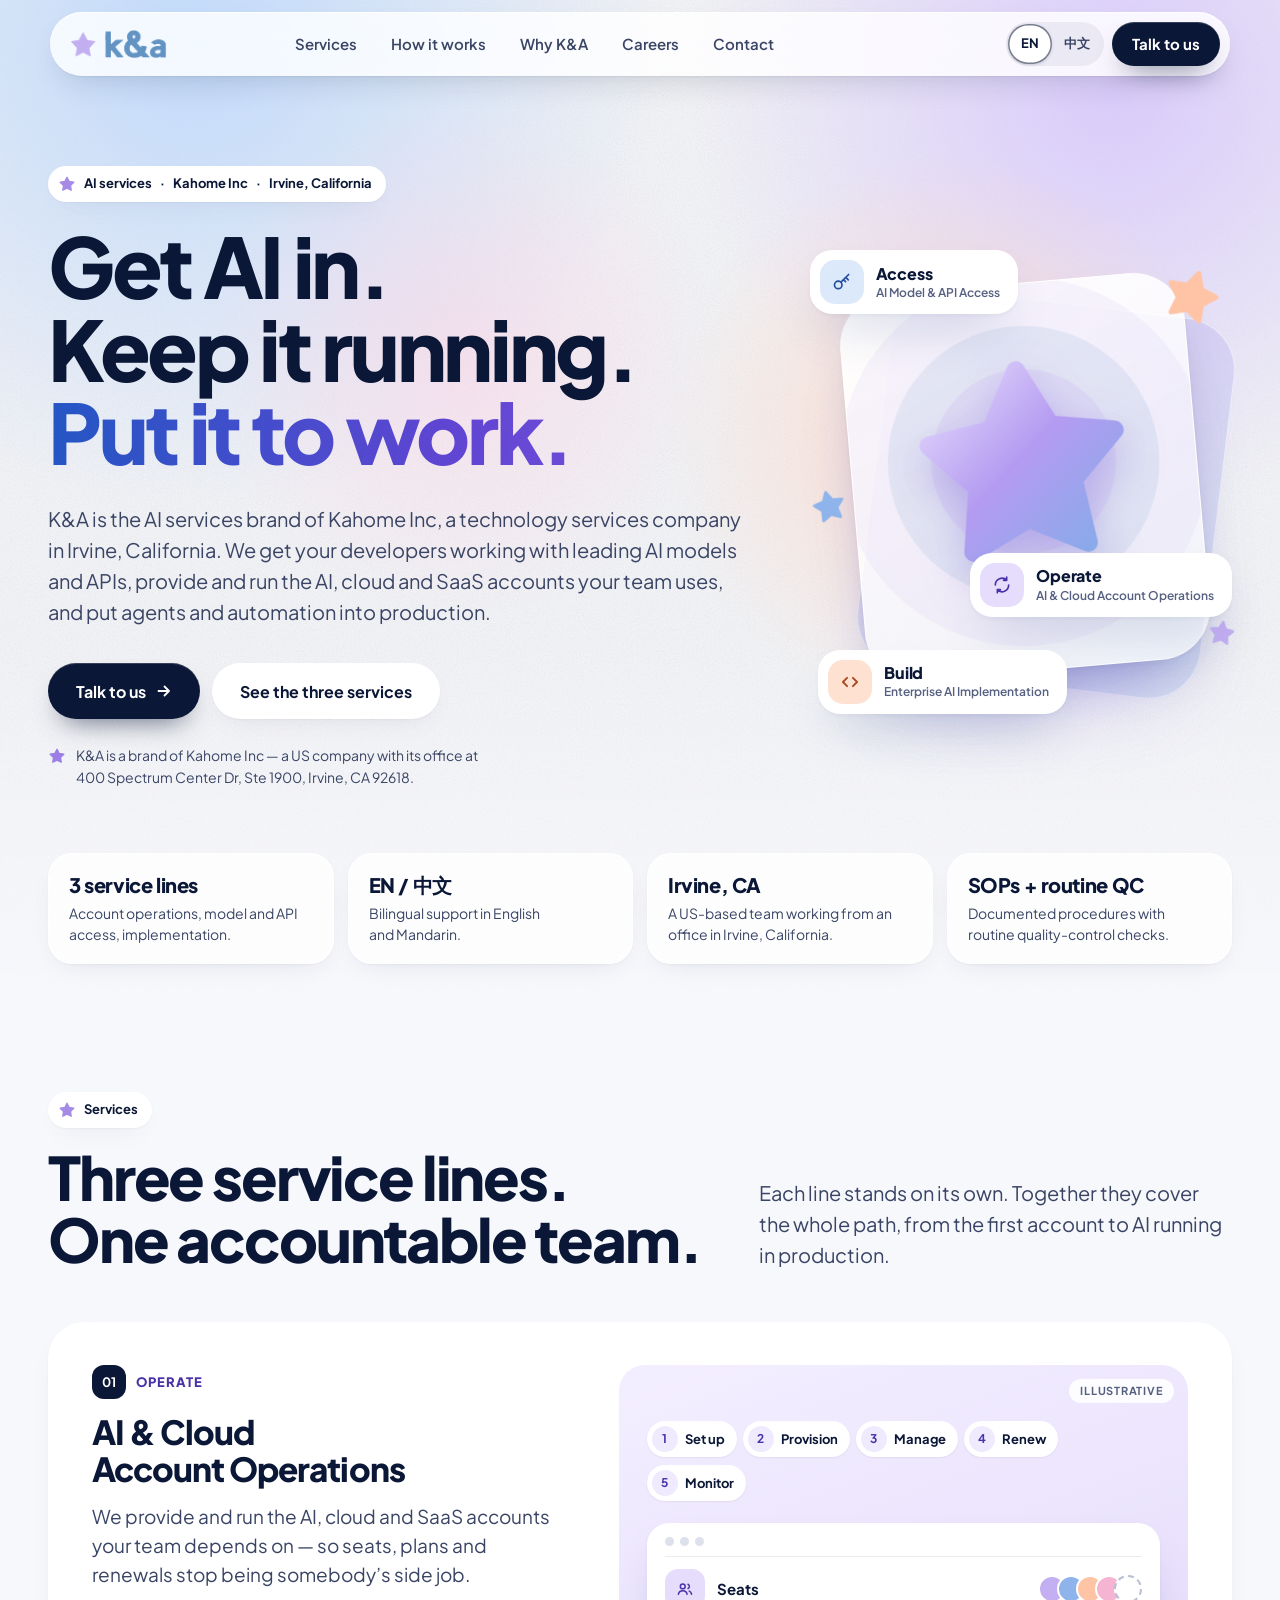
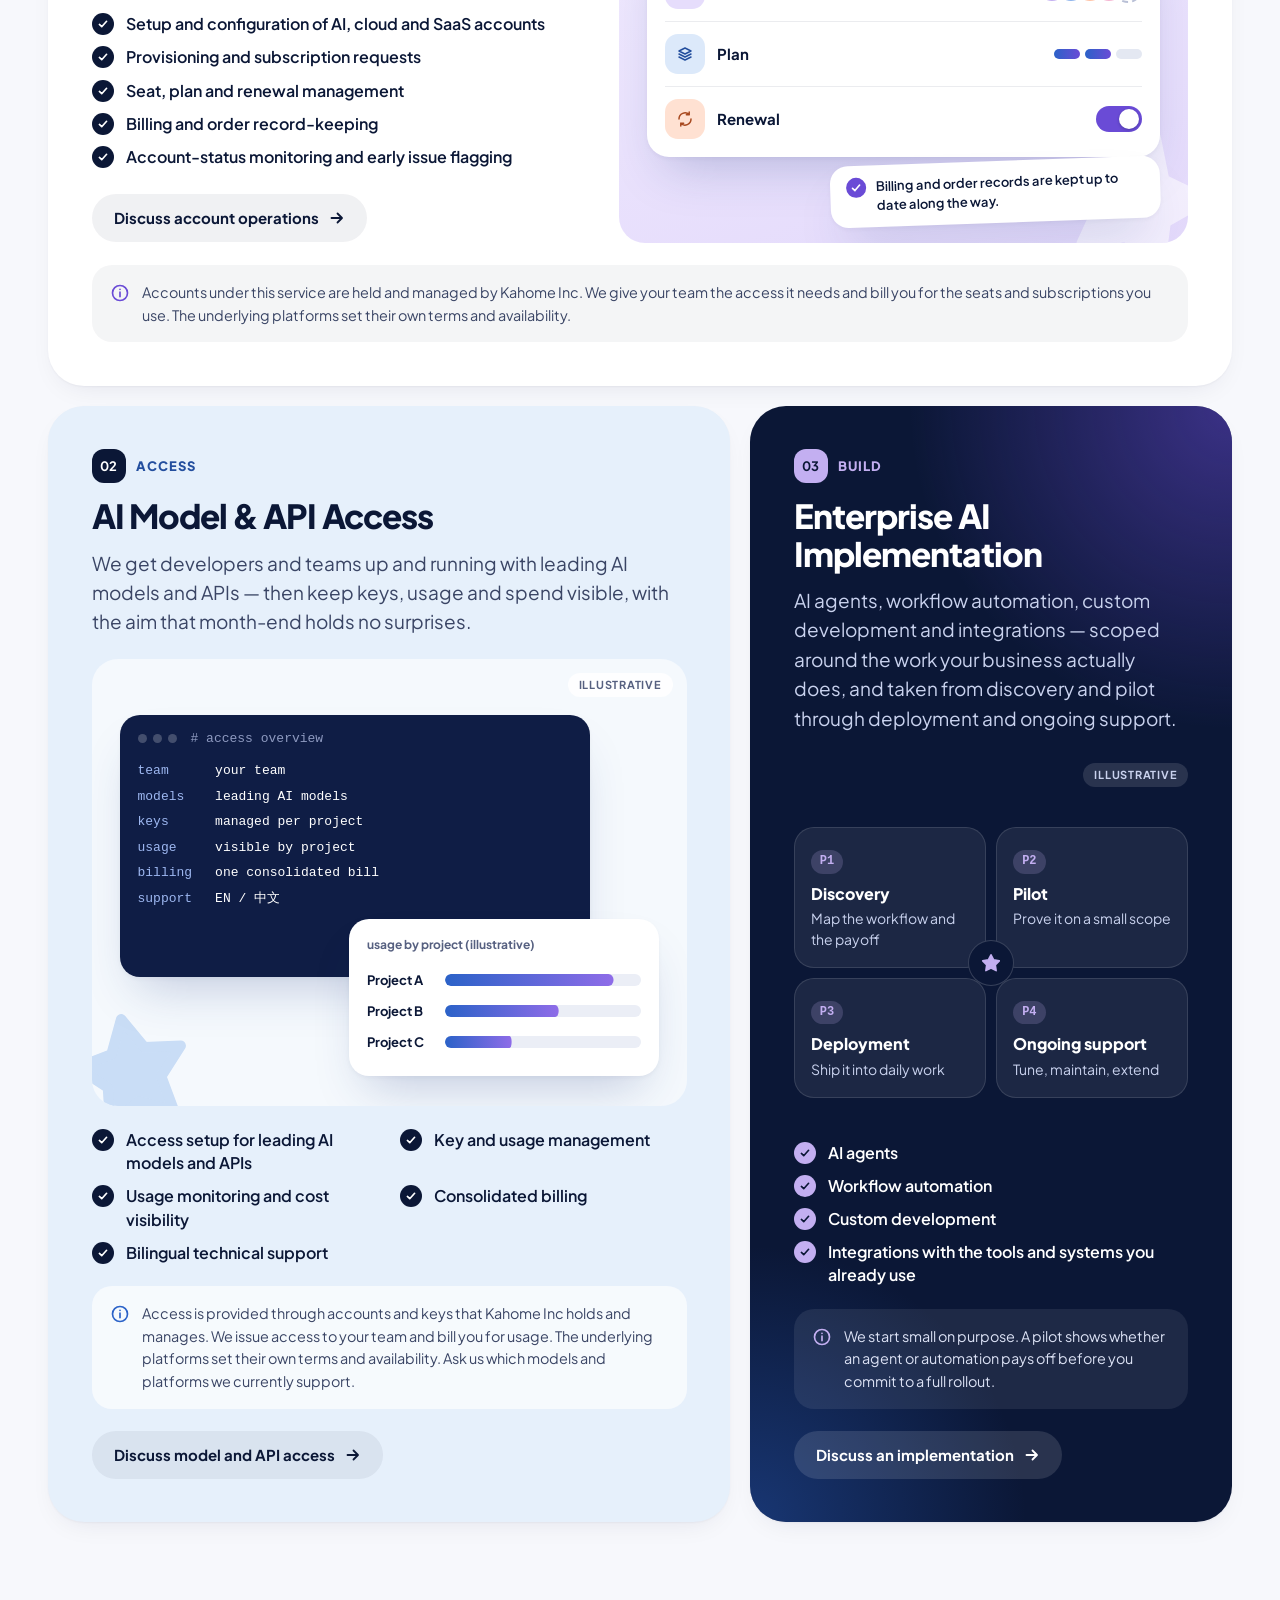
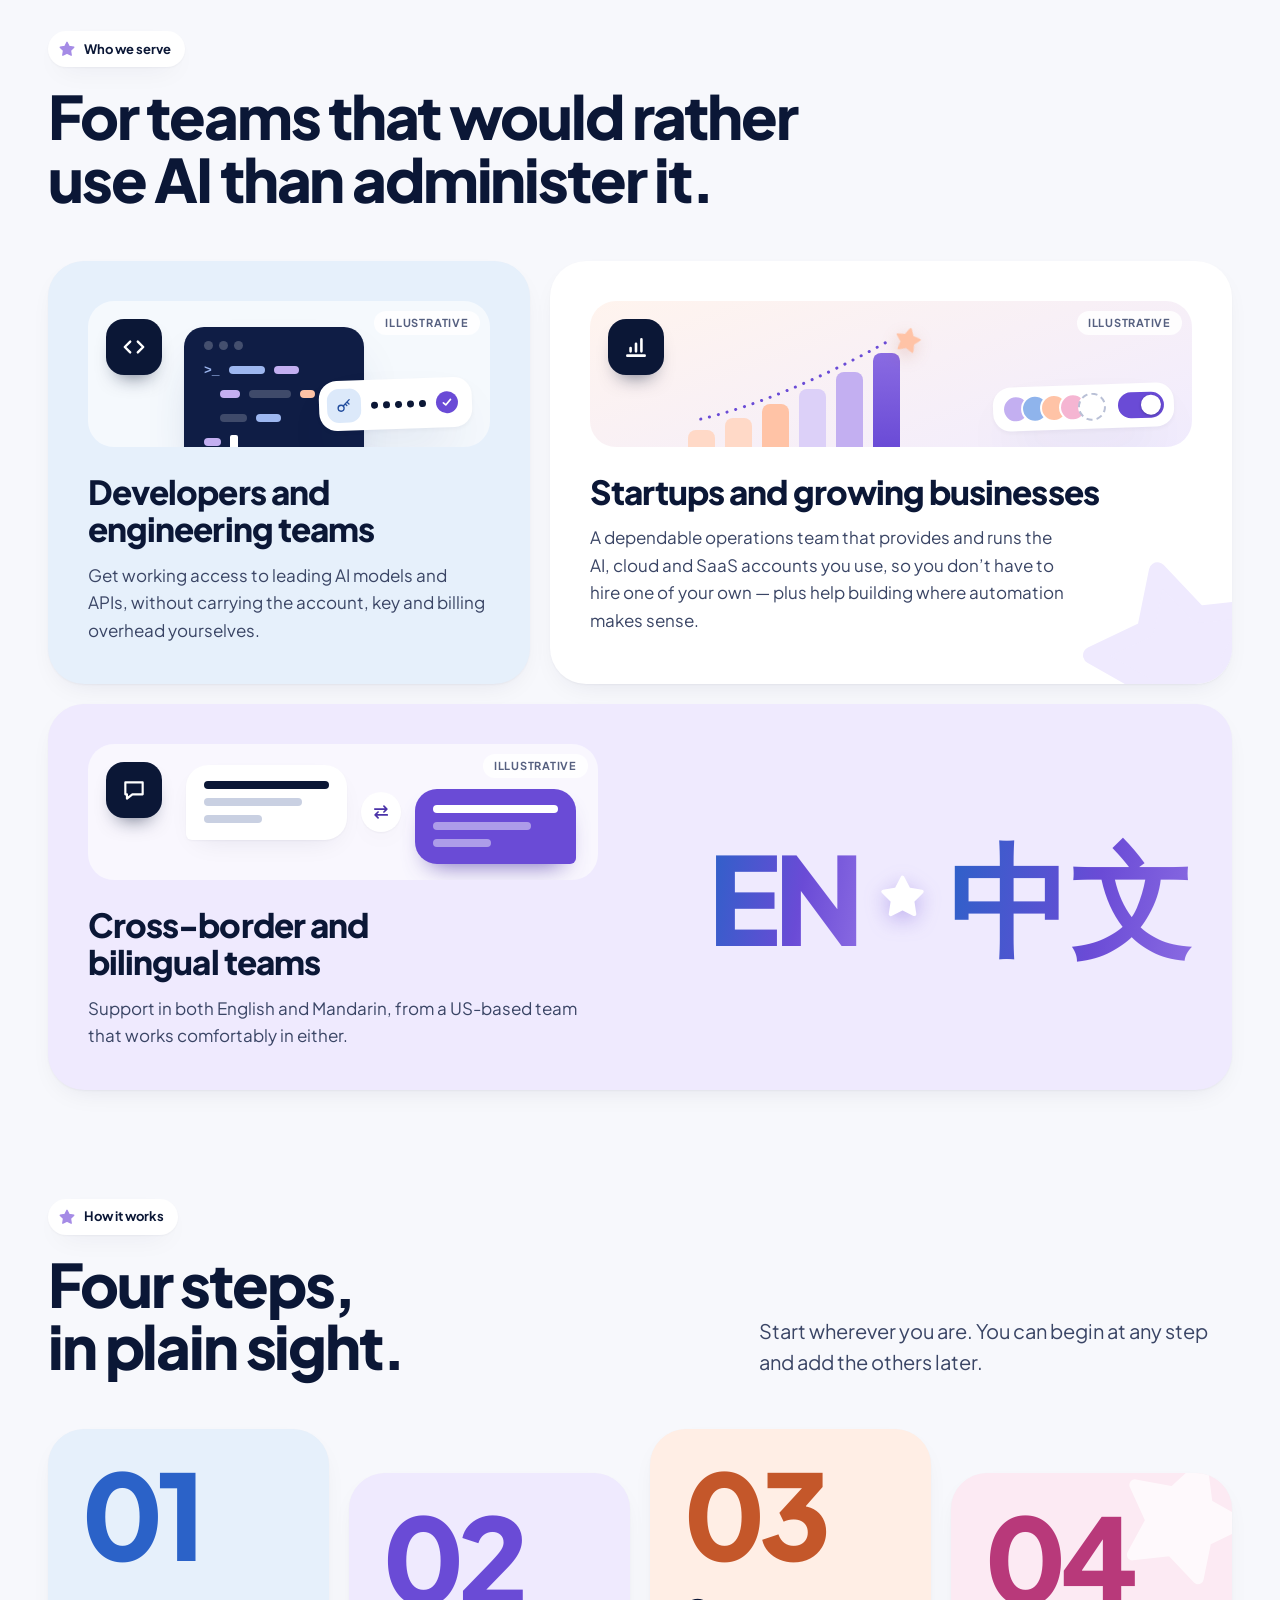
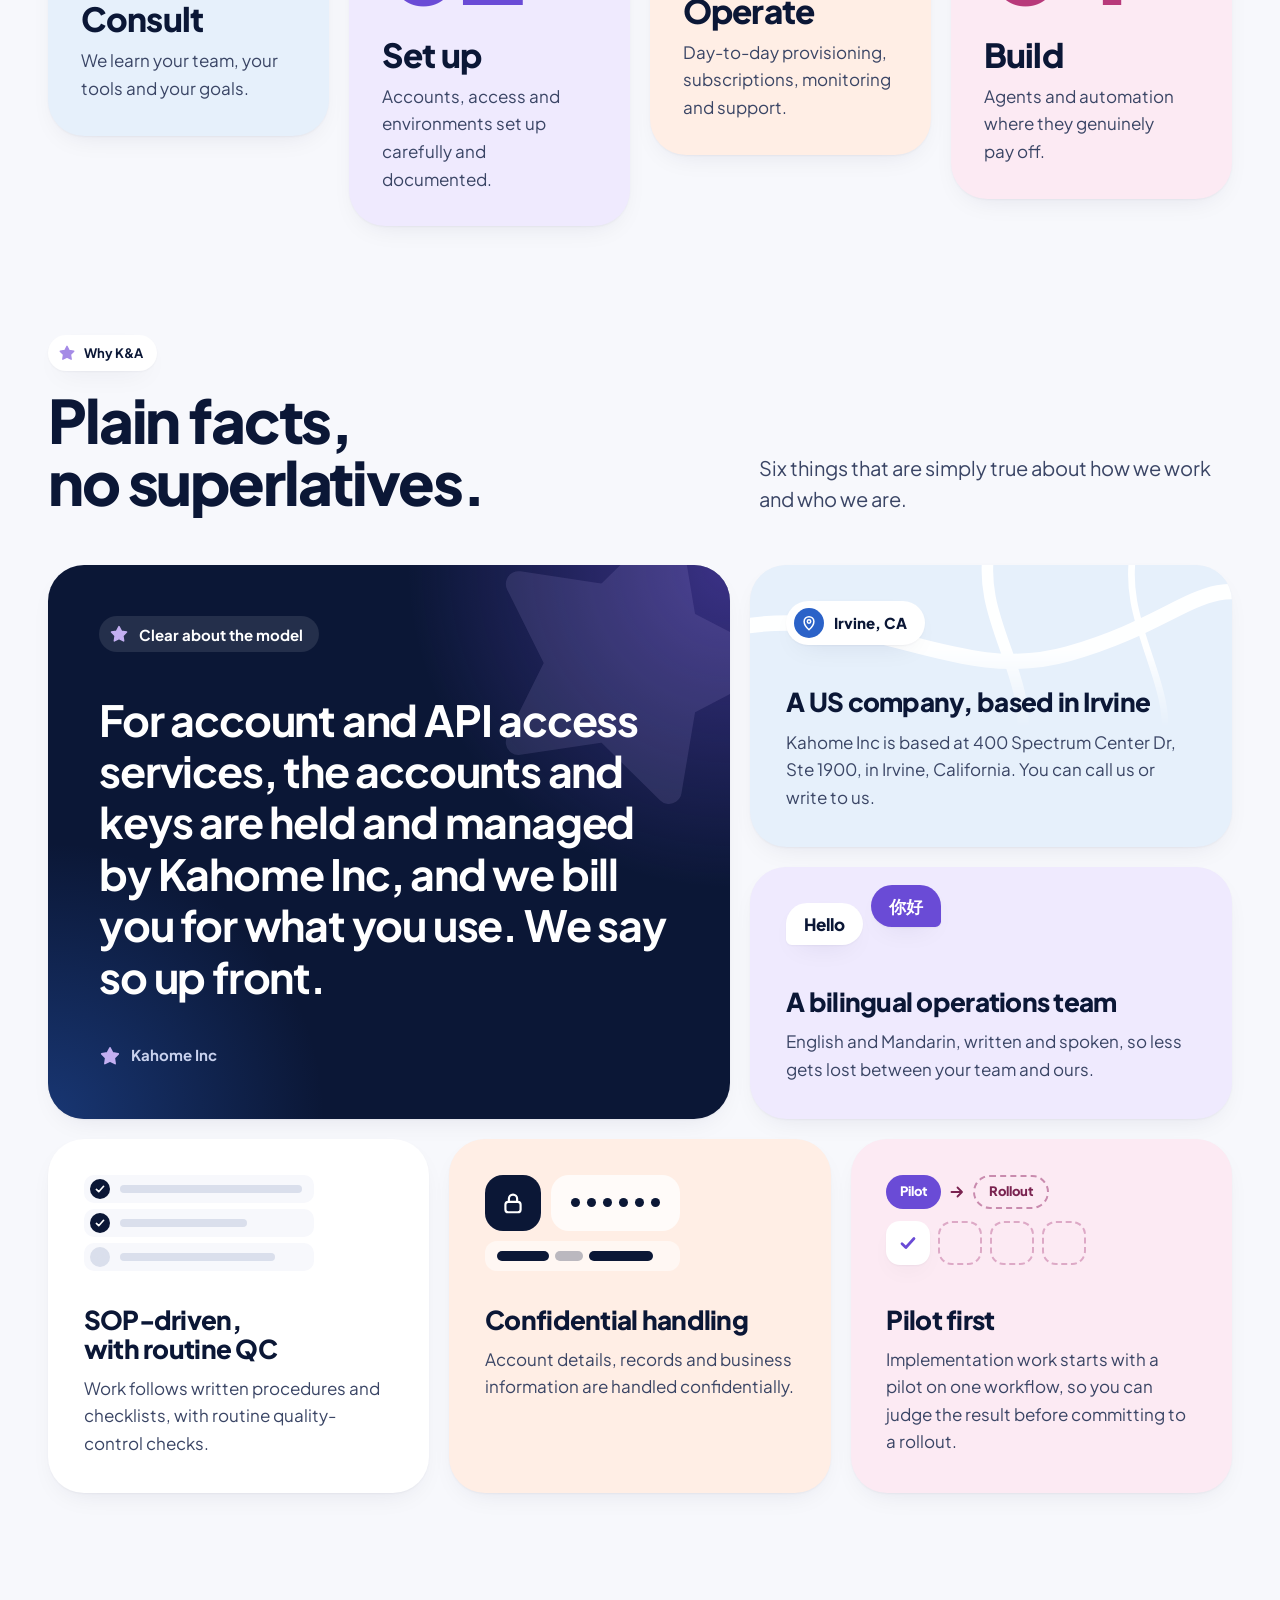
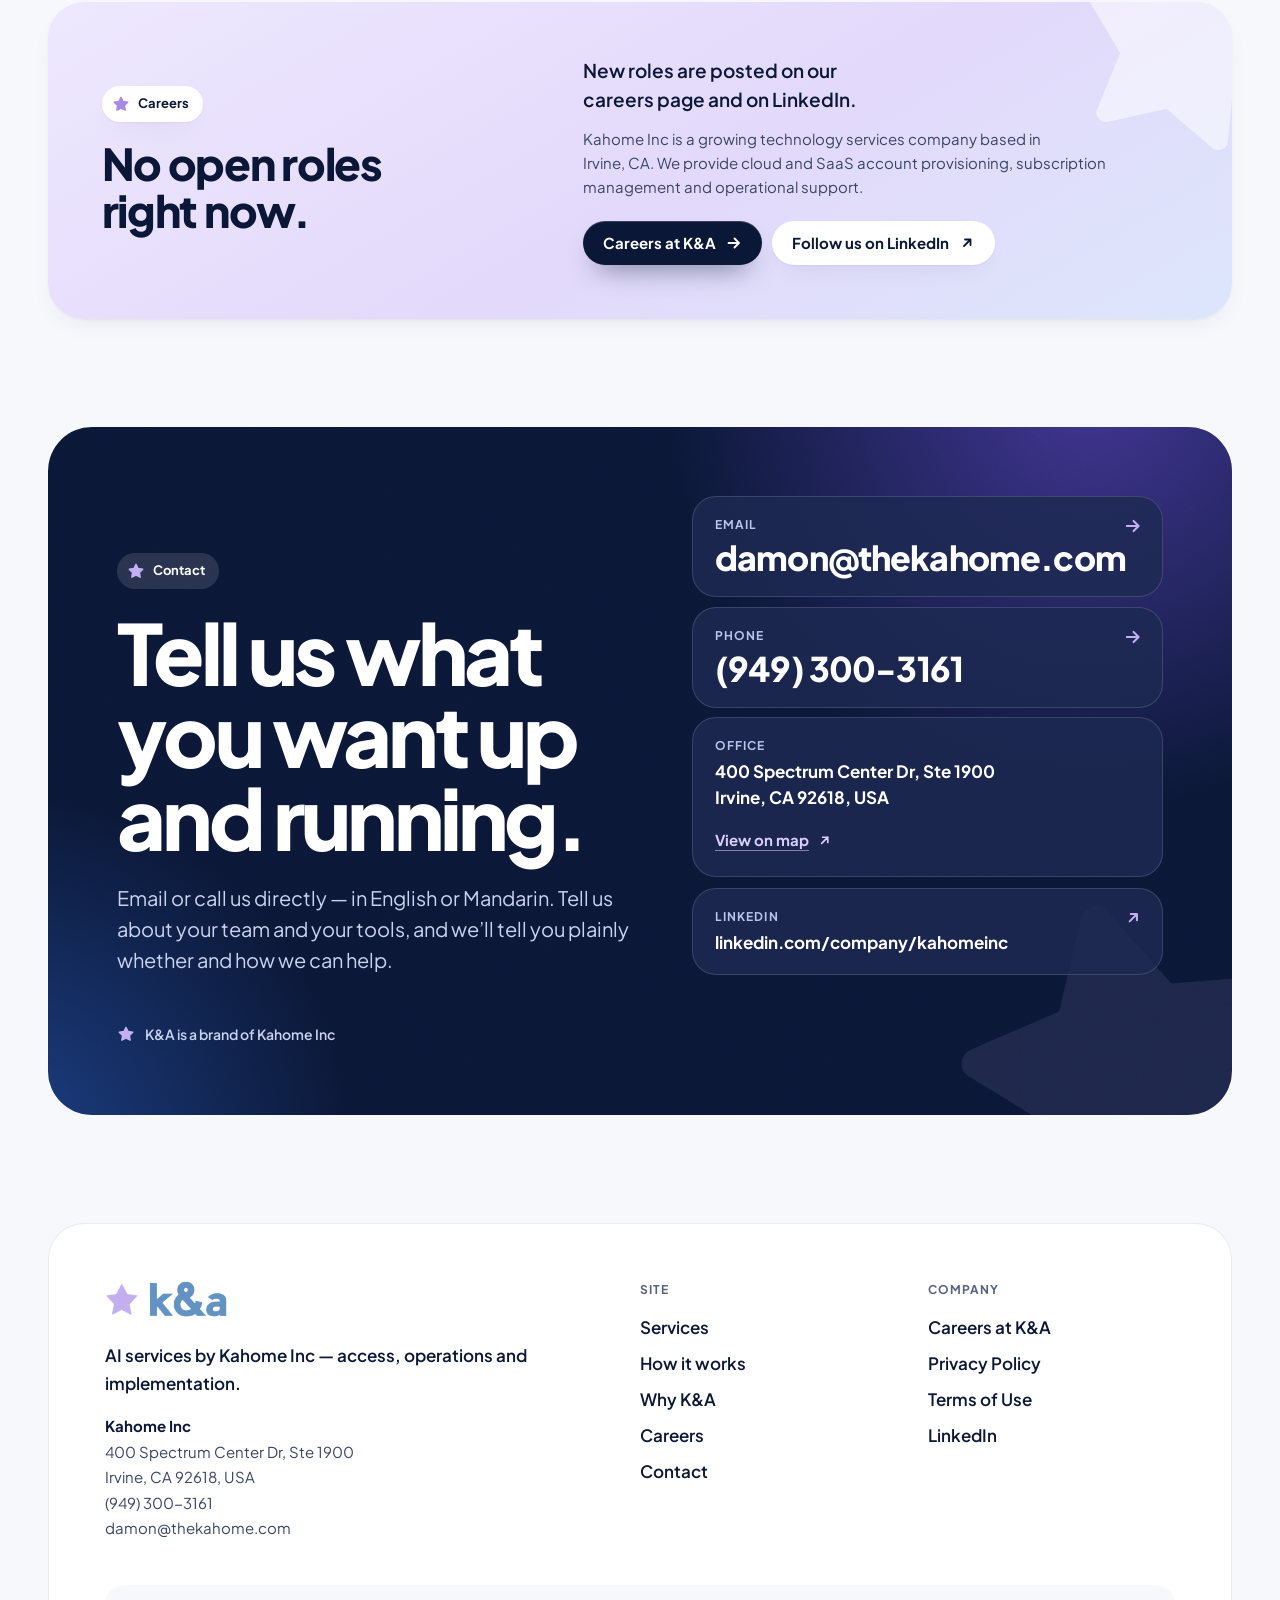
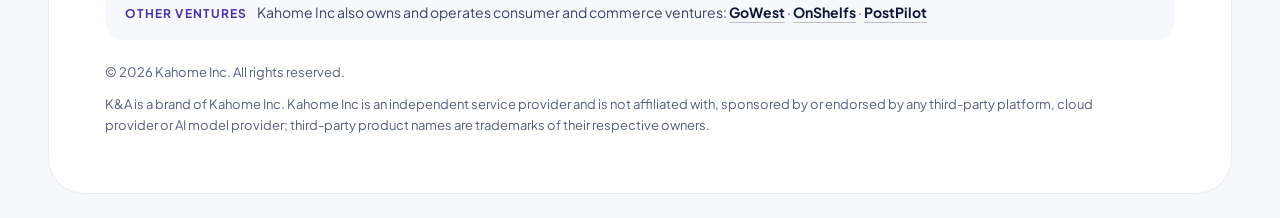
<file: index.html>
<!DOCTYPE html>
<html lang="en">
<head>
<meta charset="utf-8">
<meta name="viewport" content="width=device-width, initial-scale=1">
<title data-en="K&amp;A — AI Services by Kahome Inc | Irvine, California" data-zh="K&amp;A · Kahome Inc 旗下 AI 服务 | 美国加州尔湾">K&amp;A — AI Services by Kahome Inc | Irvine, California</title>
<meta name="description" content="K&amp;A is the AI services brand of Kahome Inc in Irvine, California: AI and cloud account operations, AI model and API access, and enterprise AI implementation, with support in English and Mandarin." data-en="K&amp;A is the AI services brand of Kahome Inc in Irvine, California: AI and cloud account operations, AI model and API access, and enterprise AI implementation, with support in English and Mandarin." data-zh="K&amp;A 是 Kahome Inc 旗下的 AI 服务品牌，团队位于美国加州尔湾，涵盖 AI 与云账号运营、AI 模型与 API 接入、企业 AI 落地三条服务线，支持中英双语。">
<link rel="canonical" href="https://thekahome.com/">

<meta property="og:type" content="website">
<meta property="og:site_name" content="K&amp;A by Kahome Inc">
<meta property="og:title" content="K&amp;A — AI Services by Kahome Inc | Irvine, California" data-en="K&amp;A — AI Services by Kahome Inc | Irvine, California" data-zh="K&amp;A · Kahome Inc 旗下 AI 服务 | 美国加州尔湾">
<meta property="og:description" content="AI and cloud account operations, AI model and API access, and enterprise AI implementation — from a US-based, bilingual team in Irvine, California." data-en="AI and cloud account operations, AI model and API access, and enterprise AI implementation — from a US-based, bilingual team in Irvine, California." data-zh="AI 与云账号运营、AI 模型与 API 接入、企业 AI 落地，由美国加州尔湾的中英双语团队提供。">
<meta property="og:url" content="https://thekahome.com/">
<meta property="og:image" content="https://thekahome.com/assets/og.jpg">
<meta property="og:image:width" content="1200">
<meta property="og:image:height" content="630">
<meta property="og:image:alt" content="K&amp;A — AI services by Kahome Inc" data-en="K&amp;A — AI services by Kahome Inc" data-zh="K&amp;A · Kahome Inc 旗下 AI 服务">
<meta property="og:locale" content="en_US" data-en="en_US" data-zh="zh_CN">
<meta property="og:locale:alternate" content="zh_CN" data-en="zh_CN" data-zh="en_US">
<meta name="twitter:card" content="summary_large_image">
<meta name="twitter:title" content="K&amp;A — AI Services by Kahome Inc | Irvine, California" data-en="K&amp;A — AI Services by Kahome Inc | Irvine, California" data-zh="K&amp;A · Kahome Inc 旗下 AI 服务 | 美国加州尔湾">
<meta name="twitter:description" content="AI and cloud account operations, AI model and API access, and enterprise AI implementation — from a US-based, bilingual team in Irvine, California." data-en="AI and cloud account operations, AI model and API access, and enterprise AI implementation — from a US-based, bilingual team in Irvine, California." data-zh="AI 与云账号运营、AI 模型与 API 接入、企业 AI 落地，由美国加州尔湾的中英双语团队提供。">
<meta name="twitter:image" content="https://thekahome.com/assets/og.jpg">

<!-- HEAD-COMMON START -->
<meta name="theme-color" content="#F7F8FC">
<meta name="format-detection" content="telephone=no">
<link rel="icon" type="image/png" sizes="32x32" href="assets/brand/favicon-32.png">
<link rel="icon" type="image/png" sizes="512x512" href="assets/brand/favicon-512.png">
<link rel="apple-touch-icon" sizes="180x180" href="assets/brand/favicon-180.png">
<script>
/* pre-paint: mark JS as running and pick the language (?lang=zh… or localStorage "ka-lang") before first paint */
(function(d){var c=d.classList,m=/[?&]lang=([^&#]*)/i.exec(location.search),l=m?m[1]:'';c.add('js');if(!l){try{l=localStorage.getItem('ka-lang')||''}catch(e){}}if(/^zh/i.test(l)){d.lang='zh-Hans';c.add('lang-zh','lang-pending');setTimeout(function(){c.remove('lang-pending')},1500)}})(document.documentElement);
</script>
<link rel="preconnect" href="https://fonts.googleapis.com">
<link rel="preconnect" href="https://fonts.gstatic.com" crossorigin>
<!-- web font: loaded without blocking first paint, so a slow or unreachable font host never holds the page back -->
<link rel="preload" as="style" href="https://fonts.googleapis.com/css2?family=Plus+Jakarta+Sans:wght@400;500;600;700;800&amp;display=swap">
<link rel="stylesheet" href="https://fonts.googleapis.com/css2?family=Plus+Jakarta+Sans:wght@400;500;600;700;800&amp;display=swap" media="print" onload="this.media='all'">
<noscript><link rel="stylesheet" href="https://fonts.googleapis.com/css2?family=Plus+Jakarta+Sans:wght@400;500;600;700;800&amp;display=swap"></noscript>
<link rel="stylesheet" href="styles.css">
<script src="script.js" defer onerror="var d=document.documentElement;d.classList.remove('js','lang-pending','lang-zh');d.lang='en'"></script>
<!-- HEAD-COMMON END -->

<script type="application/ld+json">
{
  "@context": "https://schema.org",
  "@type": "ProfessionalService",
  "@id": "https://thekahome.com/#organization",
  "name": "K&A",
  "legalName": "Kahome Inc",
  "description": "K&A is the AI services brand of Kahome Inc: AI and cloud account operations, AI model and API access, and enterprise AI implementation, with support in English and Mandarin.",
  "url": "https://thekahome.com/",
  "logo": "https://thekahome.com/assets/brand/logo.png",
  "image": "https://thekahome.com/assets/og.jpg",
  "email": "damon@thekahome.com",
  "telephone": "+1-949-300-3161",
  "address": {
    "@type": "PostalAddress",
    "streetAddress": "400 Spectrum Center Dr, Ste 1900",
    "addressLocality": "Irvine",
    "addressRegion": "CA",
    "postalCode": "92618",
    "addressCountry": "US"
  },
  "knowsLanguage": ["en", "zh"],
  "sameAs": ["https://www.linkedin.com/company/kahomeinc"],
  "hasOfferCatalog": {
    "@type": "OfferCatalog",
    "name": "AI services",
    "itemListElement": [
      {
        "@type": "Offer",
        "itemOffered": {
          "@type": "Service",
          "name": "AI & Cloud Account Operations",
          "description": "AI, cloud and SaaS accounts provided, held and managed by Kahome Inc for customer teams: setup and configuration; provisioning and subscription requests; seat, plan and renewal management; billing and order record-keeping; account-status monitoring and early issue flagging."
        }
      },
      {
        "@type": "Offer",
        "itemOffered": {
          "@type": "Service",
          "name": "AI Model & API Access",
          "description": "Access to leading AI models and APIs through accounts and keys held and managed by Kahome Inc: access setup, key and usage management, usage monitoring and cost visibility, consolidated billing, and bilingual technical support."
        }
      },
      {
        "@type": "Offer",
        "itemOffered": {
          "@type": "Service",
          "name": "Enterprise AI Implementation",
          "description": "AI agents, workflow automation, custom development and integrations, from discovery and pilot through deployment and ongoing support."
        }
      }
    ]
  }
}
</script>
</head>
<body>

<!-- HEADER START -->
<a class="skip" href="#main" data-en="Skip to main content" data-zh="跳到主要内容">Skip to main content</a>

<!-- icon sprite (self-drawn) — keep it with the header so every page has the icons -->
<svg class="sprite" width="0" height="0" aria-hidden="true" focusable="false">
  <defs><linearGradient id="g-star" x1="4" y1="3" x2="20" y2="21" gradientUnits="userSpaceOnUse"><stop offset="0" stop-color="#E4D9FC"/><stop offset=".48" stop-color="#B49BF1"/><stop offset="1" stop-color="#84ACE9"/></linearGradient></defs>
  <symbol id="i-star" viewBox="0 0 24 24"><path d="M12 3.1l2.88 5.54 6.15 1.02-4.37 4.45.92 6.18L12 17.5l-5.58 2.79.92-6.18-4.37-4.45 6.15-1.02z" fill="currentColor" stroke="currentColor" stroke-width="1.8" stroke-linejoin="round"/></symbol>
  <symbol id="i-star-grad" viewBox="0 0 24 24"><path d="M12 3.1l2.88 5.54 6.15 1.02-4.37 4.45.92 6.18L12 17.5l-5.58 2.79.92-6.18-4.37-4.45 6.15-1.02z" fill="url(#g-star)" stroke="url(#g-star)" stroke-width="1.8" stroke-linejoin="round"/></symbol>
  <symbol id="i-arrow" viewBox="0 0 16 16"><path d="M2.5 8h10M8.5 3.5L13 8l-4.5 4.5" fill="none" stroke="currentColor" stroke-width="1.8" stroke-linecap="round" stroke-linejoin="round"/></symbol>
  <symbol id="i-out" viewBox="0 0 16 16"><path d="M5 11L11.5 4.5M6 4.5h5.5V10" fill="none" stroke="currentColor" stroke-width="1.8" stroke-linecap="round" stroke-linejoin="round"/></symbol>
  <symbol id="i-check" viewBox="0 0 16 16"><path d="M3.2 8.6l3.1 3 6.5-7.2" fill="none" stroke="currentColor" stroke-width="2.2" stroke-linecap="round" stroke-linejoin="round"/></symbol>
  <symbol id="i-info" viewBox="0 0 24 24"><g fill="none" stroke="currentColor" stroke-width="2" stroke-linecap="round"><circle cx="12" cy="12" r="9"/><path d="M12 11v5.5M12 7.5v.3"/></g></symbol>
  <symbol id="i-key" viewBox="0 0 24 24"><g fill="none" stroke="currentColor" stroke-width="2" stroke-linecap="round" stroke-linejoin="round"><circle cx="7.5" cy="15.5" r="4.5"/><path d="M10.8 12.2L20 3M16.5 6.5l3 3M13.8 9.2l2.4 2.4"/></g></symbol>
  <symbol id="i-loop" viewBox="0 0 24 24"><path d="M20 12a8 8 0 0 1-13.7 5.7M4 12a8 8 0 0 1 13.7-5.7M17.6 2.6v3.8h-3.8M6.4 21.4v-3.8h3.8" fill="none" stroke="currentColor" stroke-width="2" stroke-linecap="round" stroke-linejoin="round"/></symbol>
  <symbol id="i-code" viewBox="0 0 24 24"><path d="M8.5 7l-5 5 5 5M15.5 7l5 5-5 5" fill="none" stroke="currentColor" stroke-width="2.2" stroke-linecap="round" stroke-linejoin="round"/></symbol>
  <symbol id="i-up" viewBox="0 0 24 24"><path d="M4 20h16M7 16v-3M12 16V9M17 16V5" fill="none" stroke="currentColor" stroke-width="2.4" stroke-linecap="round"/></symbol>
  <symbol id="i-chat" viewBox="0 0 24 24"><path d="M4 5h16v11H10.5L5.5 20v-4H4z" fill="none" stroke="currentColor" stroke-width="2" stroke-linecap="round" stroke-linejoin="round"/></symbol>
  <symbol id="i-lock" viewBox="0 0 24 24"><g fill="none" stroke="currentColor" stroke-width="2" stroke-linecap="round" stroke-linejoin="round"><rect x="5" y="11" width="14" height="9.5" rx="2.6"/><path d="M8.2 11V8a3.8 3.8 0 0 1 7.6 0v3"/></g></symbol>
  <symbol id="i-pin" viewBox="0 0 24 24"><g fill="none" stroke="currentColor" stroke-width="2" stroke-linejoin="round"><path d="M12 21s-6.5-5.6-6.5-11a6.5 6.5 0 0 1 13 0c0 5.4-6.5 11-6.5 11z"/><circle cx="12" cy="10" r="2.3"/></g></symbol>
  <symbol id="i-seat" viewBox="0 0 24 24"><g fill="none" stroke="currentColor" stroke-width="2" stroke-linecap="round" stroke-linejoin="round"><circle cx="9" cy="8.5" r="3.2"/><path d="M3.2 19c.6-3 2.9-4.6 5.8-4.6s5.2 1.6 5.8 4.6M16 5.6a3.2 3.2 0 0 1 0 5.8M17.6 14.8c1.7.6 2.8 2 3.2 4.2"/></g></symbol>
  <symbol id="i-plan" viewBox="0 0 24 24"><path d="M12 4l8 4-8 4-8-4zM4 12l8 4 8-4M4 16l8 4 8-4" fill="none" stroke="currentColor" stroke-width="2" stroke-linecap="round" stroke-linejoin="round"/></symbol>
  <symbol id="i-swap" viewBox="0 0 24 24"><path d="M4.5 8.5h14.5M15.5 5L19 8.5 15.5 12M19.5 15.5H5M8.5 12L5 15.5 8.5 19" fill="none" stroke="currentColor" stroke-width="2" stroke-linecap="round" stroke-linejoin="round"/></symbol>
  <symbol id="i-doc" viewBox="0 0 24 24"><path d="M7 3.5h7l4 4v13H7zM14 3.5v4h4M9.8 12.5h4.6M9.8 16h4.6" fill="none" stroke="currentColor" stroke-width="2" stroke-linecap="round" stroke-linejoin="round"/></symbol>
  <symbol id="i-mail" viewBox="0 0 24 24"><g fill="none" stroke="currentColor" stroke-width="2" stroke-linecap="round" stroke-linejoin="round"><rect x="3.5" y="5.5" width="17" height="13" rx="2.6"/><path d="M4.5 7.5l7.5 6 7.5-6"/></g></symbol>
  <symbol id="i-phone" viewBox="0 0 24 24"><path d="M6.5 3.5h3l1.5 4-2 1.5a12 12 0 0 0 6 6l1.5-2 4 1.5v3a2 2 0 0 1-2 2A16 16 0 0 1 4.5 5.5a2 2 0 0 1 2-2z" fill="none" stroke="currentColor" stroke-width="2" stroke-linecap="round" stroke-linejoin="round"/></symbol>
  <symbol id="i-clock" viewBox="0 0 24 24"><g fill="none" stroke="currentColor" stroke-width="2" stroke-linecap="round" stroke-linejoin="round"><circle cx="12" cy="12" r="9"/><path d="M12 7v5.2l3.3 2"/></g></symbol>
  <symbol id="i-globe" viewBox="0 0 24 24"><g fill="none" stroke="currentColor" stroke-width="2" stroke-linecap="round" stroke-linejoin="round"><circle cx="12" cy="12" r="9"/><path d="M3 12h18M12 3c2.6 2.4 4 5.6 4 9s-1.4 6.6-4 9c-2.6-2.4-4-5.6-4-9s1.4-6.6 4-9z"/></g></symbol>
  <symbol id="i-shield" viewBox="0 0 24 24"><path d="M12 3l7.5 2.8v5.4c0 4.6-3 8.1-7.5 9.8-4.5-1.7-7.5-5.2-7.5-9.8V5.8zM8.8 12l2.3 2.3 4.2-4.6" fill="none" stroke="currentColor" stroke-width="2" stroke-linecap="round" stroke-linejoin="round"/></symbol>
  <symbol id="i-brief" viewBox="0 0 24 24"><g fill="none" stroke="currentColor" stroke-width="2" stroke-linecap="round" stroke-linejoin="round"><rect x="3.5" y="7.5" width="17" height="12" rx="2.6"/><path d="M9 7.5V6a2 2 0 0 1 2-2h2a2 2 0 0 1 2 2v1.5M3.5 13h17"/></g></symbol>
  <symbol id="i-home" viewBox="0 0 24 24"><path d="M4 11l8-7 8 7M6.5 9.5V20h11V9.5M10 20v-5.5h4V20" fill="none" stroke="currentColor" stroke-width="2" stroke-linecap="round" stroke-linejoin="round"/></symbol>
  <symbol id="i-search" viewBox="0 0 24 24"><g fill="none" stroke="currentColor" stroke-width="2" stroke-linecap="round" stroke-linejoin="round"><circle cx="10.5" cy="10.5" r="6.5"/><path d="M15.5 15.5l5 5"/></g></symbol>
  <symbol id="i-book" viewBox="0 0 24 24"><path d="M12 6.5c-2-1.6-4.6-2-8-2v13c3.4 0 6 .4 8 2 2-1.6 4.6-2 8-2v-13c-3.4 0-6 .4-8 2zM12 6.5v13" fill="none" stroke="currentColor" stroke-width="2" stroke-linecap="round" stroke-linejoin="round"/></symbol>
</svg>

<header class="hdr" id="site-header">
  <div class="hdr-bar">
    <a class="brand" href="/">
      <img src="assets/brand/logo.png" width="407" height="126" alt="K&amp;A, AI services by Kahome Inc — home" data-alt-en="K&amp;A, AI services by Kahome Inc — home" data-alt-zh="K&amp;A · Kahome Inc 旗下 AI 服务（返回首页）" loading="eager" decoding="async" fetchpriority="high">
    </a>
    <nav class="nav" id="site-nav" aria-label="Primary" data-arialabel-en="Primary" data-arialabel-zh="主导航">
      <ul>
        <li><a class="lnk" href="/#services" data-en="Services" data-zh="服务">Services</a></li>
        <li><a class="lnk" href="/#how" data-en="How it works" data-zh="合作流程">How it works</a></li>
        <li><a class="lnk" href="/#why" data-en="Why K&amp;A" data-zh="为什么选 K&amp;A">Why K&amp;A</a></li>
        <li><a class="lnk" href="/#careers" data-en="Careers" data-zh="加入我们">Careers</a></li>
        <li><a class="lnk" href="/#contact" data-en="Contact" data-zh="联系我们">Contact</a></li>
      </ul>
      <a class="btn btn-dark nav-cta" href="/#contact"><span data-en="Talk to us" data-zh="聊聊你的需求">Talk to us</span><svg class="i" aria-hidden="true" focusable="false"><use href="#i-arrow"/></svg></a>
    </nav>
    <div class="hdr-tools">
      <div class="lang lang-switch" role="group" aria-label="Language" data-arialabel-en="Language" data-arialabel-zh="语言">
        <button type="button" data-lang="en" aria-pressed="true" lang="en">EN</button>
        <button type="button" data-lang="zh" aria-pressed="false" lang="zh-Hans">中文</button>
      </div>
      <a class="btn btn-dark btn-sm hdr-cta" href="/#contact" data-en="Talk to us" data-zh="聊聊需求">Talk to us</a>
      <button type="button" class="nav-toggle" id="nav-toggle" aria-expanded="false" aria-controls="site-nav">
        <i aria-hidden="true"></i><i aria-hidden="true"></i><i aria-hidden="true"></i>
        <span class="vh when-closed" data-en="Open menu" data-zh="打开菜单">Open menu</span>
        <span class="vh when-open" data-en="Close menu" data-zh="关闭菜单">Close menu</span>
      </button>
    </div>
  </div>
</header>
<!-- HEADER END -->

<main id="main">

  <!-- ===== Hero ===== -->
  <section class="hero" aria-labelledby="hero-h">
    <div class="mesh" aria-hidden="true"><i class="b1"></i><i class="b2"></i><i class="b3"></i><i class="b4"></i></div>
    <div class="wrap">
      <div class="hero-grid">
        <div class="hero-copy">
          <svg class="h1-stk" viewBox="0 0 24 24" aria-hidden="true" focusable="false"><path d="M12 3.1l2.88 5.54 6.15 1.02-4.37 4.45.92 6.18L12 17.5l-5.58 2.79.92-6.18-4.37-4.45 6.15-1.02z" fill="url(#g-star)" stroke="url(#g-star)" stroke-width="1.8" stroke-linejoin="round"/></svg>
          <p class="eyebrow eyebrow--wrap">
            <svg class="i" aria-hidden="true" focusable="false"><use href="#i-star"/></svg>
            <span data-en="AI services" data-zh="AI 服务">AI services</span>
            <span aria-hidden="true">·</span>
            <span>Kahome Inc</span>
            <span class="sep2" aria-hidden="true">·</span>
            <span class="br" data-en="Irvine, California" data-zh="美国加州尔湾">Irvine, California</span>
          </p>
          <h1 class="h1" id="hero-h">
            <span data-en="Get AI in." data-zh="AI 接得上，">Get AI in.</span>
            <span data-en="Keep it running." data-zh="用得稳，">Keep it running.</span>
            <span class="acc" data-en="Put it to work." data-zh="落得了地。">Put it to work.</span>
          </h1>
          <p class="lede" data-en="K&amp;A is the AI services brand of Kahome&nbsp;Inc, a technology services company in Irvine, California. We get your developers working with leading AI models and APIs, provide and run the AI, cloud and SaaS accounts your team uses, and put agents and automation into production." data-zh="K&amp;A 是 Kahome Inc 旗下的 AI 服务品牌。Kahome Inc 是一家位于美国加州尔湾的科技服务公司。我们帮你的开发者用上主流 AI 模型与 API，为你的团队提供 AI、云与 SaaS 账号并负责日常运营，也帮你把智能体和自动化正式上线运行。">K&amp;A is the AI services brand of Kahome&nbsp;Inc, a technology services company in Irvine, California. We get your developers working with leading AI models and APIs, provide and run the AI, cloud and SaaS accounts your team uses, and put agents and automation into production.</p>
          <div class="hero-cta">
            <a class="btn btn-dark" href="/#contact"><span data-en="Talk to us" data-zh="聊聊你的需求">Talk to us</span><svg class="i" aria-hidden="true" focusable="false"><use href="#i-arrow"/></svg></a>
            <a class="btn btn-light" href="/#services" data-en="See the three services" data-zh="看看三条服务线">See the three services</a>
          </div>
          <p class="hero-note">
            <svg class="i" aria-hidden="true" focusable="false"><use href="#i-star"/></svg>
            <span data-html-en='K&amp;A is a brand of Kahome Inc — a US company with its office at <span class="nb">400 Spectrum Center Dr,</span> <span class="nb">Ste 1900,</span> <span class="nb">Irvine, CA 92618.</span>' data-html-zh='K&amp;A 是 Kahome Inc 旗下品牌。Kahome Inc 是一家美国公司，办公地址：<span class="nb">400 Spectrum Center Dr,</span> <span class="nb">Ste 1900,</span> <span class="nb">Irvine, CA 92618。</span>'>K&amp;A is a brand of Kahome Inc — a US company with its office at <span class="nb">400 Spectrum Center Dr,</span> <span class="nb">Ste 1900,</span> <span class="nb">Irvine, CA 92618.</span></span>
          </p>
        </div>

        <div class="hv" id="hv">
          <div class="hv-plate" aria-hidden="true">
            <svg class="hv-star" viewBox="0 0 24 24" focusable="false">
              <path d="M12 3.1l2.88 5.54 6.15 1.02-4.37 4.45.92 6.18L12 17.5l-5.58 2.79.92-6.18-4.37-4.45 6.15-1.02z" fill="url(#g-star)" stroke="url(#g-star)" stroke-width="1.8" stroke-linejoin="round"/>
            </svg>
          </div>
          <svg class="stk stk--1" viewBox="0 0 24 24" aria-hidden="true" focusable="false"><use href="#i-star"/></svg>
          <svg class="stk stk--2" viewBox="0 0 24 24" aria-hidden="true" focusable="false"><use href="#i-star"/></svg>
          <svg class="stk stk--3" viewBox="0 0 24 24" aria-hidden="true" focusable="false"><use href="#i-star"/></svg>
          <a class="hv-chip hv-chip--a" href="/#service-access"><span class="ico ico--blue"><svg class="i" aria-hidden="true" focusable="false"><use href="#i-key"/></svg></span><span><b data-en="Access" data-zh="接入">Access</b><small data-en="AI Model &amp; API Access" data-zh="AI 模型与 API 接入">AI Model &amp; API Access</small></span></a>
          <a class="hv-chip hv-chip--b" href="/#service-operations"><span class="ico ico--lav"><svg class="i" aria-hidden="true" focusable="false"><use href="#i-loop"/></svg></span><span><b data-en="Operate" data-zh="运营">Operate</b><small data-en="AI &amp; Cloud Account Operations" data-zh="AI 与云账号运营">AI &amp; Cloud Account Operations</small></span></a>
          <a class="hv-chip hv-chip--c" href="/#service-implementation"><span class="ico ico--peach"><svg class="i" aria-hidden="true" focusable="false"><use href="#i-code"/></svg></span><span><b data-en="Build" data-zh="落地">Build</b><small data-en="Enterprise AI Implementation" data-zh="企业 AI 落地">Enterprise AI Implementation</small></span></a>
        </div>
      </div>

      <h2 class="vh" id="glance-h" data-en="K&amp;A at a glance" data-zh="K&amp;A 概览">K&amp;A at a glance</h2>
      <ul class="glance" aria-labelledby="glance-h">
        <li><b data-en="3 service lines" data-zh="三条服务线">3 service lines</b><span data-en="Account operations, model and API access, implementation." data-zh="账号运营、模型与 API 接入、AI 落地。">Account operations, model and API access, implementation.</span></li>
        <li><b>EN / <span lang="zh-Hans">中文</span></b><span data-en="Bilingual support in English and Mandarin." data-zh="中英双语支持，中文、英文都可以直接沟通。">Bilingual support in English and Mandarin.</span></li>
        <li><b data-en="Irvine, CA" data-zh="加州尔湾">Irvine, CA</b><span data-en="A US-based team working from an office in Irvine, California." data-zh="团队在美国本土，办公地点在加州尔湾。">A US-based team working from an office in Irvine, California.</span></li>
        <li><b data-en="SOPs + routine QC" data-zh="SOP + 例行质检">SOPs + routine QC</b><span data-en="Documented procedures with routine quality-control checks." data-zh="按书面流程执行，例行质检。">Documented procedures with routine quality-control checks.</span></li>
      </ul>
    </div>
  </section>

  <!-- ===== Services ===== -->
  <section class="sec" id="services" aria-labelledby="services-h">
    <div class="wrap">
      <header class="sec-head sec-head--split" data-rv>
        <p class="eyebrow"><svg class="i" aria-hidden="true" focusable="false"><use href="#i-star"/></svg><span data-en="Services" data-zh="服务">Services</span></p>
        <h2 class="h2" id="services-h" data-html-en='<span class="ln">Three service lines.</span> <span class="ln">One accountable team.</span>' data-html-zh='<span class="nb">三条服务线，</span><span class="nb">一个团队负责。</span>'><span class="ln">Three service lines.</span> <span class="ln">One accountable team.</span></h2>
        <p class="lede" data-en="Each line stands on its own. Together they cover the whole path, from the first account to AI running in production." data-zh="每条服务线都可以单独选用；合在一起，从第一个账号到 AI 正式上线运行，全程都有人管。">Each line stands on its own. Together they cover the whole path, from the first account to AI running in production.</p>
      </header>

      <div class="bento">
        <!-- S/01 -->
        <article class="card spot sv sv--wide s12" id="service-operations" aria-labelledby="s1-h" data-rv>
          <div class="sv-copy">
            <p class="tag"><b>01</b><span data-en="Operate" data-zh="运营">Operate</span></p>
            <h3 class="h3" id="s1-h" data-en="AI &amp; Cloud Account Operations" data-zh="AI 与云账号运营">AI &amp; Cloud Account Operations</h3>
            <p class="sv-sum" data-en="We provide and run the AI, cloud and SaaS accounts your team depends on&nbsp;— so seats, plans and renewals stop being somebody’s side job." data-zh="你的团队要用的 AI、云与 SaaS 账号由我们提供，创建、配置和日常管理也由我们负责。席位、套餐、续费，不再是谁顺手兼着的杂事。">We provide and run the AI, cloud and SaaS accounts your team depends on&nbsp;— so seats, plans and renewals stop being somebody’s side job.</p>
          </div>
          <figure class="vg vg-ops">
            <span class="illus" data-en="Illustrative" data-zh="示意">Illustrative</span>
            <svg class="stk" viewBox="0 0 24 24" aria-hidden="true" focusable="false"><use href="#i-star"/></svg>
            <ol class="cyc" aria-label="Account lifecycle" data-arialabel-en="Account lifecycle" data-arialabel-zh="账号生命周期">
              <li><b aria-hidden="true">1</b><span data-en="Set up" data-zh="创建">Set up</span></li>
              <li><b aria-hidden="true">2</b><span data-en="Provision" data-zh="开通">Provision</span></li>
              <li><b aria-hidden="true">3</b><span data-en="Manage" data-zh="管理">Manage</span></li>
              <li><b aria-hidden="true">4</b><span data-en="Renew" data-zh="续费">Renew</span></li>
              <li><b aria-hidden="true">5</b><span data-en="Monitor" data-zh="监控">Monitor</span></li>
            </ol>
            <div class="win" aria-hidden="true">
              <div class="win-bar"><i></i><i></i><i></i></div>
              <div class="win-row"><span class="ico ico--lav"><svg class="i" focusable="false"><use href="#i-seat"/></svg></span><span class="lbl" data-en="Seats" data-zh="席位">Seats</span><span class="w seats"><i></i><i></i><i></i><i></i><i></i></span></div>
              <div class="win-row"><span class="ico ico--blue"><svg class="i" focusable="false"><use href="#i-plan"/></svg></span><span class="lbl" data-en="Plan" data-zh="套餐">Plan</span><span class="w seg"><i class="on"></i><i class="on"></i><i></i></span></div>
              <div class="win-row"><span class="ico ico--peach"><svg class="i" focusable="false"><use href="#i-loop"/></svg></span><span class="lbl" data-en="Renewal" data-zh="续费">Renewal</span><span class="w"><span class="tog"></span></span></div>
            </div>
            <p class="vg-float"><svg class="i" aria-hidden="true" focusable="false"><use href="#i-check"/></svg><span data-en="Billing and order records are kept up to date along the way." data-zh="账单与订单记录，一路同步更新。">Billing and order records are kept up to date along the way.</span></p>
          </figure>
          <ul class="scope">
            <li><svg class="i" aria-hidden="true" focusable="false"><use href="#i-check"/></svg><span data-en="Setup and configuration of AI, cloud and SaaS accounts" data-zh="AI、云与 SaaS 账号的创建与配置">Setup and configuration of AI, cloud and SaaS accounts</span></li>
            <li><svg class="i" aria-hidden="true" focusable="false"><use href="#i-check"/></svg><span data-en="Provisioning and subscription requests" data-zh="处理开通与订阅申请">Provisioning and subscription requests</span></li>
            <li><svg class="i" aria-hidden="true" focusable="false"><use href="#i-check"/></svg><span data-en="Seat, plan and renewal management" data-zh="席位、套餐与续费管理">Seat, plan and renewal management</span></li>
            <li><svg class="i" aria-hidden="true" focusable="false"><use href="#i-check"/></svg><span data-en="Billing and order record-keeping" data-zh="账单与订单记录维护">Billing and order record-keeping</span></li>
            <li><svg class="i" aria-hidden="true" focusable="false"><use href="#i-check"/></svg><span data-en="Account-status monitoring and early issue flagging" data-zh="账号状态监控，发现问题及早提醒">Account-status monitoring and early issue flagging</span></li>
          </ul>
          <p class="note"><svg class="i" aria-hidden="true" focusable="false"><use href="#i-info"/></svg><span data-en="Accounts under this service are held and managed by Kahome Inc. We give your team the access it needs and bill you for the seats and subscriptions you use. The underlying platforms set their own terms and availability." data-zh="这项服务所用的账号由 Kahome Inc 持有和管理：我们为你的团队开通所需的使用权限，并按你使用的席位与订阅向你收费。底层平台的条款与可用性由平台自行决定。">Accounts under this service are held and managed by Kahome Inc. We give your team the access it needs and bill you for the seats and subscriptions you use. The underlying platforms set their own terms and availability.</span></p>
          <a class="btn btn-soft" href="/#contact"><span data-en="Discuss account operations" data-zh="聊聊账号运营">Discuss account operations</span><svg class="i" aria-hidden="true" focusable="false"><use href="#i-arrow"/></svg></a>
        </article>

        <!-- S/02 -->
        <article class="card c-blue spot sv s7" id="service-access" aria-labelledby="s2-h" data-rv>
          <div class="sv-copy">
            <p class="tag"><b>02</b><span data-en="Access" data-zh="接入">Access</span></p>
            <h3 class="h3" id="s2-h" data-en="AI Model &amp; API Access" data-zh="AI 模型与 API 接入">AI Model &amp; API Access</h3>
            <p class="sv-sum" data-en="We get developers and teams up and running with leading AI models and APIs&nbsp;— then keep keys, usage and spend visible, with the aim that month-end holds no surprises." data-zh="帮开发者和团队尽快用上主流 AI 模型与 API；密钥、用量和花费都看得见，目标是月底对账不再有意外。">We get developers and teams up and running with leading AI models and APIs&nbsp;— then keep keys, usage and spend visible, with the aim that month-end holds no surprises.</p>
          </div>
          <figure class="vg vg-acc" aria-hidden="true">
            <span class="illus" data-en="Illustrative" data-zh="示意">Illustrative</span>
            <svg class="stk" viewBox="0 0 24 24" focusable="false"><use href="#i-star"/></svg>
            <div class="cfg">
              <div class="win-bar"><i></i><i></i><i></i><span class="cm" data-en="# access overview" data-zh="# 接入概览"># access overview</span></div>
              <dl>
                <div><dt>team</dt><dd data-en="your team" data-zh="你的团队">your team</dd></div>
                <div><dt>models</dt><dd data-en="leading AI models" data-zh="主流 AI 模型">leading AI models</dd></div>
                <div><dt>keys</dt><dd data-en="managed per project" data-zh="按项目管理">managed per project</dd></div>
                <div><dt>usage</dt><dd data-en="visible by project" data-zh="按项目查看">visible by project</dd></div>
                <div><dt>billing</dt><dd data-en="one consolidated bill" data-zh="合并为一份账单">one consolidated bill</dd></div>
                <div><dt>support</dt><dd>EN / 中文</dd></div>
              </dl>
            </div>
            <div class="use">
              <p data-en="usage by project (illustrative)" data-zh="各项目用量（示意）">usage by project (illustrative)</p>
              <div><span data-en="Project A" data-zh="项目 A">Project A</span><i></i></div>
              <div><span data-en="Project B" data-zh="项目 B">Project B</span><i></i></div>
              <div><span data-en="Project C" data-zh="项目 C">Project C</span><i></i></div>
            </div>
          </figure>
          <ul class="scope scope--2">
            <li><svg class="i" aria-hidden="true" focusable="false"><use href="#i-check"/></svg><span data-en="Access setup for leading AI models and APIs" data-zh="主流 AI 模型与 API 的接入配置">Access setup for leading AI models and APIs</span></li>
            <li><svg class="i" aria-hidden="true" focusable="false"><use href="#i-check"/></svg><span data-en="Key and usage management" data-zh="密钥与用量管理">Key and usage management</span></li>
            <li><svg class="i" aria-hidden="true" focusable="false"><use href="#i-check"/></svg><span data-en="Usage monitoring and cost visibility" data-zh="用量监控，成本看得见">Usage monitoring and cost visibility</span></li>
            <li><svg class="i" aria-hidden="true" focusable="false"><use href="#i-check"/></svg><span data-en="Consolidated billing" data-zh="合并账单">Consolidated billing</span></li>
            <li><svg class="i" aria-hidden="true" focusable="false"><use href="#i-check"/></svg><span data-en="Bilingual technical support" data-zh="中英双语技术支持">Bilingual technical support</span></li>
          </ul>
          <p class="note"><svg class="i" aria-hidden="true" focusable="false"><use href="#i-info"/></svg><span data-en="Access is provided through accounts and keys that Kahome Inc holds and manages. We issue access to your team and bill you for usage. The underlying platforms set their own terms and availability. Ask us which models and platforms we currently support." data-zh="你的团队通过 Kahome Inc 持有和管理的账号与密钥接入模型与 API：访问权限由我们分配，并按用量向你收费。底层平台的条款与可用性由平台自行决定。目前支持哪些模型与平台，欢迎直接来问。">Access is provided through accounts and keys that Kahome Inc holds and manages. We issue access to your team and bill you for usage. The underlying platforms set their own terms and availability. Ask us which models and platforms we currently support.</span></p>
          <a class="btn btn-soft" href="/#contact"><span data-en="Discuss model and API access" data-zh="聊聊模型与 API 接入">Discuss model and API access</span><svg class="i" aria-hidden="true" focusable="false"><use href="#i-arrow"/></svg></a>
        </article>

        <!-- S/03 -->
        <article class="card c-navy on-dark spot sv s5" id="service-implementation" aria-labelledby="s3-h" data-rv>
          <div class="sv-copy">
            <p class="tag"><b>03</b><span data-en="Build" data-zh="落地">Build</span></p>
            <h3 class="h3" id="s3-h" data-en="Enterprise AI Implementation" data-zh="企业 AI 落地">Enterprise AI Implementation</h3>
            <p class="sv-sum" data-en="AI agents, workflow automation, custom development and integrations&nbsp;— scoped around the work your business actually does, and taken from discovery and pilot through deployment and ongoing support." data-zh="AI 智能体、流程自动化、定制开发与系统集成：围绕你的真实业务来设计，从需求梳理、试点验证，到正式部署和持续支持，全程跟进。">AI agents, workflow automation, custom development and integrations&nbsp;— scoped around the work your business actually does, and taken from discovery and pilot through deployment and ongoing support.</p>
          </div>
          <figure class="vg vg-imp">
            <span class="illus" data-en="Illustrative" data-zh="示意">Illustrative</span>
            <ol class="ph" aria-label="Engagement phases" data-arialabel-en="Engagement phases" data-arialabel-zh="项目阶段">
              <li><span aria-hidden="true">P1</span><b data-en="Discovery" data-zh="需求梳理">Discovery</b><em data-en="Map the workflow and the payoff" data-zh="理清流程，算清收益">Map the workflow and the payoff</em></li>
              <li><span aria-hidden="true">P2</span><b data-en="Pilot" data-zh="试点验证">Pilot</b><em data-en="Prove it on a small scope" data-zh="小范围先跑通">Prove it on a small scope</em></li>
              <li><span aria-hidden="true">P3</span><b data-en="Deployment" data-zh="正式部署">Deployment</b><em data-en="Ship it into daily work" data-zh="接入日常工作">Ship it into daily work</em></li>
              <li><span aria-hidden="true">P4</span><b data-en="Ongoing support" data-zh="持续支持">Ongoing support</b><em data-en="Tune, maintain, extend" data-zh="调优、维护、扩展">Tune, maintain, extend</em></li>
            </ol>
            <svg class="ph-core" viewBox="0 0 24 24" aria-hidden="true" focusable="false"><use href="#i-star"/></svg>
          </figure>
          <ul class="scope">
            <li><svg class="i" aria-hidden="true" focusable="false"><use href="#i-check"/></svg><span data-en="AI agents" data-zh="AI 智能体">AI agents</span></li>
            <li><svg class="i" aria-hidden="true" focusable="false"><use href="#i-check"/></svg><span data-en="Workflow automation" data-zh="流程自动化">Workflow automation</span></li>
            <li><svg class="i" aria-hidden="true" focusable="false"><use href="#i-check"/></svg><span data-en="Custom development" data-zh="定制开发">Custom development</span></li>
            <li><svg class="i" aria-hidden="true" focusable="false"><use href="#i-check"/></svg><span data-en="Integrations with the tools and systems you already use" data-zh="与现有工具和系统打通">Integrations with the tools and systems you already use</span></li>
          </ul>
          <p class="note"><svg class="i" aria-hidden="true" focusable="false"><use href="#i-info"/></svg><span data-en="We start small on purpose. A pilot shows whether an agent or automation pays off before you commit to a full rollout." data-zh="我们刻意从小处做起：先用试点验证智能体或自动化是否划算，再决定要不要全面铺开。">We start small on purpose. A pilot shows whether an agent or automation pays off before you commit to a full rollout.</span></p>
          <a class="btn btn-soft" href="/#contact"><span data-en="Discuss an implementation" data-zh="聊聊 AI 落地">Discuss an implementation</span><svg class="i" aria-hidden="true" focusable="false"><use href="#i-arrow"/></svg></a>
        </article>
      </div>
    </div>
  </section>

  <!-- ===== Who we serve ===== -->
  <section class="sec sec--flush" id="who" aria-labelledby="who-h">
    <div class="wrap">
      <header class="sec-head" data-rv>
        <p class="eyebrow"><svg class="i" aria-hidden="true" focusable="false"><use href="#i-star"/></svg><span data-en="Who we serve" data-zh="服务对象">Who we serve</span></p>
        <h2 class="h2 h2--narrow" id="who-h" data-html-en="For teams that would rather use AI than administer it." data-html-zh='<span class="nb">把精力留给用 AI，</span><span class="nb">而不是管 AI。</span>'>For teams that would rather use AI than administer it.</h2>
      </header>
      <ul class="bento">
        <li class="card c-blue spot who-card s5" data-rv>
          <div class="wv wv-dev" aria-hidden="true">
            <span class="illus" data-en="Illustrative" data-zh="示意">Illustrative</span>
            <span class="ico ico--ink"><svg class="i" focusable="false"><use href="#i-code"/></svg></span>
            <div class="wv-code">
              <div class="win-bar"><i></i><i></i><i></i></div>
              <div class="wv-line"><b>&gt;_</b><i></i><i></i></div>
              <div class="wv-line"><i></i><i></i><i></i></div>
              <div class="wv-line"><i></i><i></i></div>
              <div class="wv-line"><i></i><u></u></div>
            </div>
            <div class="wv-chip wv-key"><span class="ico ico--blue"><svg class="i" focusable="false"><use href="#i-key"/></svg></span><span class="wv-dots"><i></i><i></i><i></i><i></i><i></i></span><svg class="i ok" focusable="false"><use href="#i-check"/></svg></div>
          </div>
          <h3 class="h3" data-en="Developers and engineering teams" data-zh="开发者与工程团队">Developers and engineering teams</h3>
          <p data-en="Get working access to leading AI models and APIs, without carrying the account, key and billing overhead yourselves." data-zh="用上主流 AI 模型与 API，账号、密钥、账单这些杂事不必自己扛。">Get working access to leading AI models and APIs, without carrying the account, key and billing overhead yourselves.</p>
        </li>
        <li class="card spot who-card s7" data-rv>
          <svg class="stk" viewBox="0 0 24 24" aria-hidden="true" focusable="false"><use href="#i-star"/></svg>
          <div class="wv wv-grow" aria-hidden="true">
            <span class="illus" data-en="Illustrative" data-zh="示意">Illustrative</span>
            <span class="ico ico--ink"><svg class="i" focusable="false"><use href="#i-up"/></svg></span>
            <div class="wv-chart">
              <i></i><i></i><i></i><i></i><i></i><i></i>
              <svg class="wv-trend" viewBox="0 0 100 100" preserveAspectRatio="none" focusable="false"><path d="M6 76C30 66 62 42 96 7" fill="none" stroke="currentColor" stroke-width="3" stroke-linecap="round" stroke-dasharray="0.1 9" vector-effect="non-scaling-stroke"/></svg>
              <svg class="stk" viewBox="0 0 24 24" focusable="false"><use href="#i-star"/></svg>
            </div>
            <div class="wv-chip wv-team"><span class="seats"><i></i><i></i><i></i><i></i><i></i></span><span class="tog"></span></div>
          </div>
          <h3 class="h3" data-en="Startups and growing businesses" data-zh="创业公司与成长型企业">Startups and growing businesses</h3>
          <p data-en="A dependable operations team that provides and runs the AI, cloud and SaaS accounts you use, so you don’t have to hire one of your own&nbsp;— plus help building where automation makes sense." data-zh="团队要用的 AI、云与 SaaS 账号，由靠得住的运营团队提供并打理，不必为此单独招人；适合自动化的环节，我们帮你做出来。">A dependable operations team that provides and runs the AI, cloud and SaaS accounts you use, so you don’t have to hire one of your own&nbsp;— plus help building where automation makes sense.</p>
        </li>
        <li class="card c-lav spot who-card who-wide s12" data-rv>
          <div class="who-txt">
            <div class="wv wv-talk" aria-hidden="true">
              <span class="illus" data-en="Illustrative" data-zh="示意">Illustrative</span>
              <span class="ico ico--ink"><svg class="i" focusable="false"><use href="#i-chat"/></svg></span>
              <span class="wv-bub"><i></i><i></i><i></i></span>
              <span class="wv-swap"><svg class="i" focusable="false"><use href="#i-swap"/></svg></span>
              <span class="wv-bub wv-bub--b"><i></i><i></i><i></i></span>
            </div>
            <h3 class="h3" data-en="Cross-border and bilingual teams" data-zh="跨境与双语团队">Cross-border and bilingual teams</h3>
            <p data-en="Support in both English and Mandarin, from a US-based team that works comfortably in either." data-zh="团队在美国本土，中英文沟通都顺畅，跨境协作不用反复转述。">Support in both English and Mandarin, from a US-based team that works comfortably in either.</p>
          </div>
          <p class="bigtype" aria-hidden="true"><span>EN</span><svg class="i" viewBox="0 0 24 24" focusable="false"><use href="#i-star"/></svg><span class="zh">中文</span></p>
        </li>
      </ul>
    </div>
  </section>

  <!-- ===== How it works ===== -->
  <section class="sec sec--flush" id="how" aria-labelledby="how-h">
    <div class="wrap">
      <header class="sec-head sec-head--split" data-rv>
        <p class="eyebrow"><svg class="i" aria-hidden="true" focusable="false"><use href="#i-star"/></svg><span data-en="How it works" data-zh="合作流程">How it works</span></p>
        <h2 class="h2" id="how-h" data-html-en="Four steps, in plain sight." data-html-zh='<span class="nb">四步走，</span><span class="nb">过程看得见。</span>'>Four steps, in plain sight.</h2>
        <p class="lede" data-en="Start wherever you are. You can begin at any step and add the others later." data-zh="从哪一步开始都可以，其余的以后再加。">Start wherever you are. You can begin at any step and add the others later.</p>
      </header>
      <ol class="steps">
        <li class="card c-blue spot step step--1" data-rv>
          <span class="step-n" aria-hidden="true">01</span>
          <h3 class="h3" data-en="Consult" data-zh="咨询">Consult</h3>
          <p data-en="We learn your team, your tools and your goals." data-zh="先了解你的团队、现有工具和目标。">We learn your team, your tools and your goals.</p>
        </li>
        <li class="card c-lav spot step step--2" data-rv>
          <span class="step-n" aria-hidden="true">02</span>
          <h3 class="h3" data-en="Set up" data-zh="搭建">Set up</h3>
          <p data-en="Accounts, access and environments set up carefully and documented." data-zh="账号、权限和环境，细致配置，留档可查。">Accounts, access and environments set up carefully and documented.</p>
        </li>
        <li class="card c-peach spot step step--3" data-rv>
          <span class="step-n" aria-hidden="true">03</span>
          <h3 class="h3" data-en="Operate" data-zh="运营">Operate</h3>
          <p data-en="Day-to-day provisioning, subscriptions, monitoring and support." data-zh="日常的开通、订阅管理、状态监控与支持。">Day-to-day provisioning, subscriptions, monitoring and support.</p>
        </li>
        <li class="card c-pink spot step step--4" data-rv>
          <svg class="stk" viewBox="0 0 24 24" aria-hidden="true" focusable="false"><use href="#i-star"/></svg>
          <span class="step-n" aria-hidden="true">04</span>
          <h3 class="h3" data-en="Build" data-zh="落地">Build</h3>
          <p data-en="Agents and automation where they genuinely pay off." data-zh="在真正划算的环节，上智能体和自动化。">Agents and automation where they genuinely pay off.</p>
        </li>
      </ol>
    </div>
  </section>

  <!-- ===== Why K&A ===== -->
  <section class="sec sec--flush" id="why" aria-labelledby="why-h">
    <div class="wrap">
      <header class="sec-head sec-head--split" data-rv>
        <p class="eyebrow"><svg class="i" aria-hidden="true" focusable="false"><use href="#i-star"/></svg><span data-en="Why K&amp;A" data-zh="为什么选 K&amp;A">Why K&amp;A</span></p>
        <h2 class="h2" id="why-h" data-html-en="Plain facts, no superlatives." data-html-zh='<span class="nb">不说大话，</span><span class="nb">只讲事实。</span>'>Plain facts, no superlatives.</h2>
        <p class="lede" data-en="Six things that are simply true about how we work and who we are." data-zh="关于我们是谁、怎么做事，这六条都是实情。">Six things that are simply true about how we work and who we are.</p>
      </header>
      <ul class="bento facts">
        <li class="card c-navy on-dark spot fact fact-q s7 r2" data-rv>
          <svg class="stk" viewBox="0 0 24 24" aria-hidden="true" focusable="false"><use href="#i-star"/></svg>
          <h3 class="h3"><svg class="i" aria-hidden="true" focusable="false"><use href="#i-star"/></svg><span data-en="Clear about the model" data-zh="模式讲在明处">Clear about the model</span></h3>
          <blockquote><p data-html-en="For account and API access services, the accounts and keys are held and managed by Kahome Inc, and we bill you for what you use. We say so up front." data-html-zh='<span class="nb">在账号运营、</span><span class="nb">模型与 API 接入</span><span class="nb">这两条服务线中，</span><span class="nb">账号和密钥</span><span class="nb">由 Kahome Inc</span> <span class="nb">持有和管理，</span><span class="nb">我们按你的使用情况</span><span class="nb">向你收费。</span><span class="nb">这一点，</span><span class="nb">我们事先讲明。</span>'>For account and API access services, the accounts and keys are held and managed by Kahome Inc, and we bill you for what you use. We say so up front.</p></blockquote>
          <p class="by"><svg class="i" aria-hidden="true" focusable="false"><use href="#i-star"/></svg><span>Kahome Inc</span></p>
        </li>
        <li class="card c-blue spot fact s5" data-rv>
          <svg class="roads" viewBox="0 0 500 300" preserveAspectRatio="xMidYMid slice" aria-hidden="true" focusable="false"><g fill="none" stroke="currentColor" stroke-linecap="round"><path d="M-20 70C120 40 210 130 330 96S470 10 540 40" stroke-width="16"/><path d="M250-20C230 60 300 120 280 200S330 300 320 330" stroke-width="12"/><path d="M-20 210C90 180 150 250 260 230S430 150 540 190" stroke-width="9"/><path d="M400-20C380 60 440 120 430 190S470 290 460 330" stroke-width="7"/></g></svg>
          <div class="deco" aria-hidden="true"><span class="pin"><svg class="i" focusable="false"><use href="#i-pin"/></svg><span data-en="Irvine, CA" data-zh="加州尔湾">Irvine, CA</span></span></div>
          <h3 class="h3" data-html-en="A US company, based in Irvine" data-html-zh='<span class="nb">美国公司，</span><span class="nb">办公地点在尔湾</span>'>A US company, based in Irvine</h3>
          <p data-en="Kahome Inc is based at 400 Spectrum Center Dr, Ste&nbsp;1900, in Irvine, California. You can call us or write to us." data-zh="Kahome Inc 的办公室在加州尔湾 400 Spectrum Center Dr, Ste&nbsp;1900。可以打电话，也可以发邮件联系我们。">Kahome Inc is based at 400 Spectrum Center Dr, Ste&nbsp;1900, in Irvine, California. You can call us or write to us.</p>
        </li>
        <li class="card c-lav spot fact s5" data-rv>
          <div class="deco" aria-hidden="true"><p class="bub"><span>Hello</span><span>你好</span></p></div>
          <h3 class="h3" data-en="A bilingual operations team" data-zh="中英双语运营团队">A bilingual operations team</h3>
          <p data-en="English and Mandarin, written and spoken, so less gets lost between your team and ours." data-zh="中文、英文，书面和口头都能直接沟通，减少需求在转述中走样。">English and Mandarin, written and spoken, so less gets lost between your team and ours.</p>
        </li>
        <li class="card spot fact s4" data-rv>
          <div class="deco" aria-hidden="true"><p class="chk"><span><svg class="i" focusable="false"><use href="#i-check"/></svg></span><span><svg class="i" focusable="false"><use href="#i-check"/></svg></span><span><svg class="i" focusable="false"><use href="#i-check"/></svg></span></p></div>
          <h3 class="h3" data-html-en="SOP-driven, with routine QC" data-html-zh='<span class="nb">按 SOP 做事，</span><span class="nb">例行质检</span>'>SOP-driven, with routine QC</h3>
          <p data-en="Work follows written procedures and checklists, with routine quality-control checks." data-zh="工作有书面流程和检查清单可依，并做例行质检。">Work follows written procedures and checklists, with routine quality-control checks.</p>
        </li>
        <li class="card c-peach spot fact s4" data-rv>
          <div class="deco" aria-hidden="true"><div class="seal"><span class="ico ico--ink"><svg class="i" focusable="false"><use href="#i-lock"/></svg></span><span class="dots"><i></i><i></i><i></i><i></i><i></i><i></i></span><span class="redact"><i></i><i></i><i></i></span></div></div>
          <h3 class="h3" data-en="Confidential handling" data-zh="保密处理">Confidential handling</h3>
          <p data-en="Account details, records and business information are handled confidentially." data-zh="账号资料、业务记录和商业信息，我们按保密信息对待和处理。">Account details, records and business information are handled confidentially.</p>
        </li>
        <li class="card c-pink spot fact s4" data-rv>
          <div class="deco" aria-hidden="true"><div class="pilot"><p class="pilot-flow"><b data-en="Pilot" data-zh="试点">Pilot</b><svg class="i" focusable="false"><use href="#i-arrow"/></svg><span data-en="Rollout" data-zh="铺开">Rollout</span></p><p class="pilot-grid"><i class="on"><svg class="i" focusable="false"><use href="#i-check"/></svg></i><i></i><i></i><i></i></p></div></div>
          <h3 class="h3" data-en="Pilot first" data-zh="先试点，再铺开">Pilot first</h3>
          <p data-en="Implementation work starts with a pilot on one workflow, so you can judge the result before committing to a rollout." data-zh="AI 落地项目先拿一个流程做试点，看到结果再决定是否全面铺开。">Implementation work starts with a pilot on one workflow, so you can judge the result before committing to a rollout.</p>
        </li>
      </ul>
    </div>
  </section>

  <!-- ===== Careers ===== -->
  <section class="sec sec--flush" id="careers" aria-labelledby="careers-h">
    <div class="wrap">
      <div class="card jobs jobs--none">
        <svg class="stk" viewBox="0 0 24 24" aria-hidden="true" focusable="false"><use href="#i-star"/></svg>
        <div class="none-grid" data-rv>
          <header class="none-head">
            <p class="eyebrow"><svg class="i" aria-hidden="true" focusable="false"><use href="#i-star"/></svg><span data-en="Careers" data-zh="加入我们">Careers</span></p>
            <h2 class="h2" id="careers-h" data-html-en="No open roles right now." data-html-zh='<span class="nb">目前暂无</span><span class="nb">在招职位。</span>'>No open roles right now.</h2>
          </header>
          <div class="none-body">
            <p class="none-lead" data-html-en="New roles are posted on our careers page and on LinkedIn." data-html-zh='有新职位时，会发布在<span class="nb">“加入我们”页面</span>和 LinkedIn 上。'>New roles are posted on our careers page and on LinkedIn.</p>
            <p class="none-sub" data-en="Kahome Inc is a growing technology services company based in Irvine, CA. We provide cloud and SaaS account provisioning, subscription management and operational support." data-zh="Kahome Inc 是一家位于加州尔湾、正在成长的科技服务公司，提供云与 SaaS 账号开通、订阅管理和运营支持。">Kahome Inc is a growing technology services company based in Irvine, CA. We provide cloud and SaaS account provisioning, subscription management and operational support.</p>
            <div class="none-links">
              <a class="btn btn-dark btn-sm" href="/careers.html"><span data-en="Careers at K&amp;A" data-zh="了解在 K&amp;A 工作">Careers at K&amp;A</span><svg class="i" aria-hidden="true" focusable="false"><use href="#i-arrow"/></svg></a>
              <a class="btn btn-light btn-sm" href="https://www.linkedin.com/company/kahomeinc" target="_blank" rel="noopener"><span data-en="Follow us on LinkedIn" data-zh="在 LinkedIn 关注我们">Follow us on LinkedIn</span><svg class="i" aria-hidden="true" focusable="false"><use href="#i-out"/></svg><span class="vh" data-en="(opens in a new tab)" data-zh="（在新标签页打开）">(opens in a new tab)</span></a>
            </div>
          </div>
        </div>
        <!-- To list a role here again, see README.md ("Open roles"). -->
      </div>
    </div>
  </section>

  <!-- ===== Contact ===== -->
  <section class="sec sec--contact" id="contact" aria-labelledby="contact-h">
    <div class="wrap">
      <div class="cta on-dark">
        <svg class="stk" viewBox="0 0 24 24" aria-hidden="true" focusable="false"><use href="#i-star"/></svg>
        <div class="cta-grid">
          <div data-rv>
            <p class="eyebrow"><svg class="i" aria-hidden="true" focusable="false"><use href="#i-star"/></svg><span data-en="Contact" data-zh="联系我们">Contact</span></p>
            <h2 class="cta-h" id="contact-h" data-html-en="Tell us what you want up and running." data-html-zh='<span class="nb">想把什么</span><span class="nb">用起来？</span><span class="nb">跟我们聊聊。</span>'>Tell us what you want up and running.</h2>
            <p class="lede" data-en="Email or call us directly&nbsp;— in English or Mandarin. Tell us about your team and your tools, and we’ll tell you plainly whether and how we can help." data-zh="发邮件或直接来电，中文、英文都可以。说说你的团队和在用的工具，能不能帮、怎么帮，我们会直说。">Email or call us directly&nbsp;— in English or Mandarin. Tell us about your team and your tools, and we’ll tell you plainly whether and how we can help.</p>
          </div>
          <div class="cta-list" data-rv>
            <a class="cta-row" href="mailto:damon@thekahome.com"><span class="caps k" data-en="Email" data-zh="邮箱">Email</span><span class="v">damon@thekahome.com</span><svg class="i" aria-hidden="true" focusable="false"><use href="#i-arrow"/></svg></a>
            <a class="cta-row" href="tel:+19493003161"><span class="caps k" data-en="Phone" data-zh="电话">Phone</span><span class="v" data-en="(949) 300-3161" data-zh="+1 (949) 300-3161">(949) 300-3161</span><svg class="i" aria-hidden="true" focusable="false"><use href="#i-arrow"/></svg></a>
            <div class="cta-row">
              <span class="caps k" data-en="Office" data-zh="办公地址">Office</span>
              <address class="v v--s">
                <span>400 Spectrum Center Dr, Ste&nbsp;1900</span><br>
                <span data-html-en="Irvine, CA 92618, USA" data-html-zh='Irvine, CA 92618, USA<span class="nb">（美国加州尔湾）</span>'>Irvine, CA 92618, USA</span>
              </address>
              <a class="map" href="https://maps.google.com/?q=400+Spectrum+Center+Dr+Ste+1900+Irvine+CA+92618" target="_blank" rel="noopener"><span data-en="View on map" data-zh="在地图中查看">View on map</span><svg class="i" aria-hidden="true" focusable="false"><use href="#i-out"/></svg><span class="vh" data-en="(opens in a new tab)" data-zh="（在新标签页打开）">(opens in a new tab)</span></a>
            </div>
            <a class="cta-row" href="https://www.linkedin.com/company/kahomeinc" target="_blank" rel="noopener"><span class="caps k">LinkedIn</span><span class="v v--s">linkedin.com/company/<wbr>kahomeinc</span><svg class="i" aria-hidden="true" focusable="false"><use href="#i-out"/></svg><span class="vh" data-en="(opens in a new tab)" data-zh="（在新标签页打开）">(opens in a new tab)</span></a>
          </div>
        </div>
        <p class="cta-foot"><svg class="i" aria-hidden="true" focusable="false"><use href="#i-star"/></svg><span data-en="K&amp;A is a brand of Kahome Inc" data-zh="K&amp;A 是 Kahome Inc 旗下品牌">K&amp;A is a brand of Kahome Inc</span></p>
      </div>
    </div>
  </section>

</main>

<!-- FOOTER START -->
<footer class="ft">
  <div class="wrap">
    <div class="card ft-card">
      <div class="ft-grid">
        <div class="ft-brand">
          <a class="brand" href="/"><img src="assets/brand/logo.png" width="407" height="126" alt="K&amp;A — home" data-alt-en="K&amp;A — home" data-alt-zh="K&amp;A（返回首页）" loading="lazy" decoding="async"></a>
          <p class="tagline" data-html-en="AI services by Kahome Inc — access, operations and implementation." data-html-zh='Kahome Inc 旗下 AI 服务：<span class="nb">接入、运营、落地。</span>'>AI services by Kahome Inc — access, operations and implementation.</p>
          <address>
            <strong>Kahome Inc</strong>
            <span>400 Spectrum Center Dr, Ste 1900</span><br>
            <span>Irvine, CA 92618, USA</span><br>
            <a href="tel:+19493003161" data-en="(949) 300-3161" data-zh="+1 (949) 300-3161">(949) 300-3161</a><br>
            <a href="mailto:damon@thekahome.com">damon@thekahome.com</a>
          </address>
        </div>
        <nav class="ft-col" aria-label="Footer" data-arialabel-en="Footer" data-arialabel-zh="页脚导航">
          <p class="caps" data-en="Site" data-zh="站内导航">Site</p>
          <ul>
            <li><a href="/#services" data-en="Services" data-zh="服务">Services</a></li>
            <li><a href="/#how" data-en="How it works" data-zh="合作流程">How it works</a></li>
            <li><a href="/#why" data-en="Why K&amp;A" data-zh="为什么选 K&amp;A">Why K&amp;A</a></li>
            <li><a href="/#careers" data-en="Careers" data-zh="加入我们">Careers</a></li>
            <li><a href="/#contact" data-en="Contact" data-zh="联系我们">Contact</a></li>
          </ul>
        </nav>
        <nav class="ft-col" aria-label="Company and legal" data-arialabel-en="Company and legal" data-arialabel-zh="公司与法律信息">
          <p class="caps" data-en="Company" data-zh="公司">Company</p>
          <ul>
            <li><a href="/careers.html" data-en="Careers at K&amp;A" data-zh="了解在 K&amp;A 工作">Careers at K&amp;A</a></li>
            <li><a href="/privacy.html" data-en="Privacy Policy" data-zh="隐私政策">Privacy Policy</a></li>
            <li><a href="/terms.html" data-en="Terms of Use" data-zh="使用条款">Terms of Use</a></li>
            <li><a href="https://www.linkedin.com/company/kahomeinc" target="_blank" rel="noopener"><span>LinkedIn</span><span class="vh" data-en="(opens in a new tab)" data-zh="（在新标签页打开）">(opens in a new tab)</span></a></li>
          </ul>
        </nav>
      </div>
      <p class="ventures"><span class="caps" data-en="Other ventures" data-zh="其他业务">Other ventures</span> <span data-en="Kahome Inc also owns and operates consumer and commerce ventures:" data-zh="Kahome Inc 旗下另有自营的消费与电商类业务：">Kahome Inc also owns and operates consumer and commerce ventures:</span> <a href="https://nowgowest.com" target="_blank" rel="noopener">GoWest</a> · <a href="https://onshelfs.com" target="_blank" rel="noopener">OnShelfs</a> · <a href="https://postpilotlab.com" target="_blank" rel="noopener">PostPilot</a></p>
      <div class="ft-base">
        <p data-en="© 2026 Kahome Inc. All rights reserved." data-zh="© 2026 Kahome Inc 版权所有。">© 2026 Kahome Inc. All rights reserved.</p>
        <p class="disc" data-en="K&amp;A is a brand of Kahome Inc. Kahome Inc is an independent service provider and is not affiliated with, sponsored by or endorsed by any third-party platform, cloud provider or AI model provider; third-party product names are trademarks of their respective owners." data-zh="K&amp;A 是 Kahome Inc 旗下品牌。Kahome Inc 是独立的服务提供商，与任何第三方平台、云服务商或 AI 模型提供方均无隶属、赞助或背书关系；第三方产品名称均为其各自所有者的商标。">K&amp;A is a brand of Kahome Inc. Kahome Inc is an independent service provider and is not affiliated with, sponsored by or endorsed by any third-party platform, cloud provider or AI model provider; third-party product names are trademarks of their respective owners.</p>
      </div>
    </div>
  </div>
</footer>
<!-- FOOTER END -->

</body>
</html>
</file>
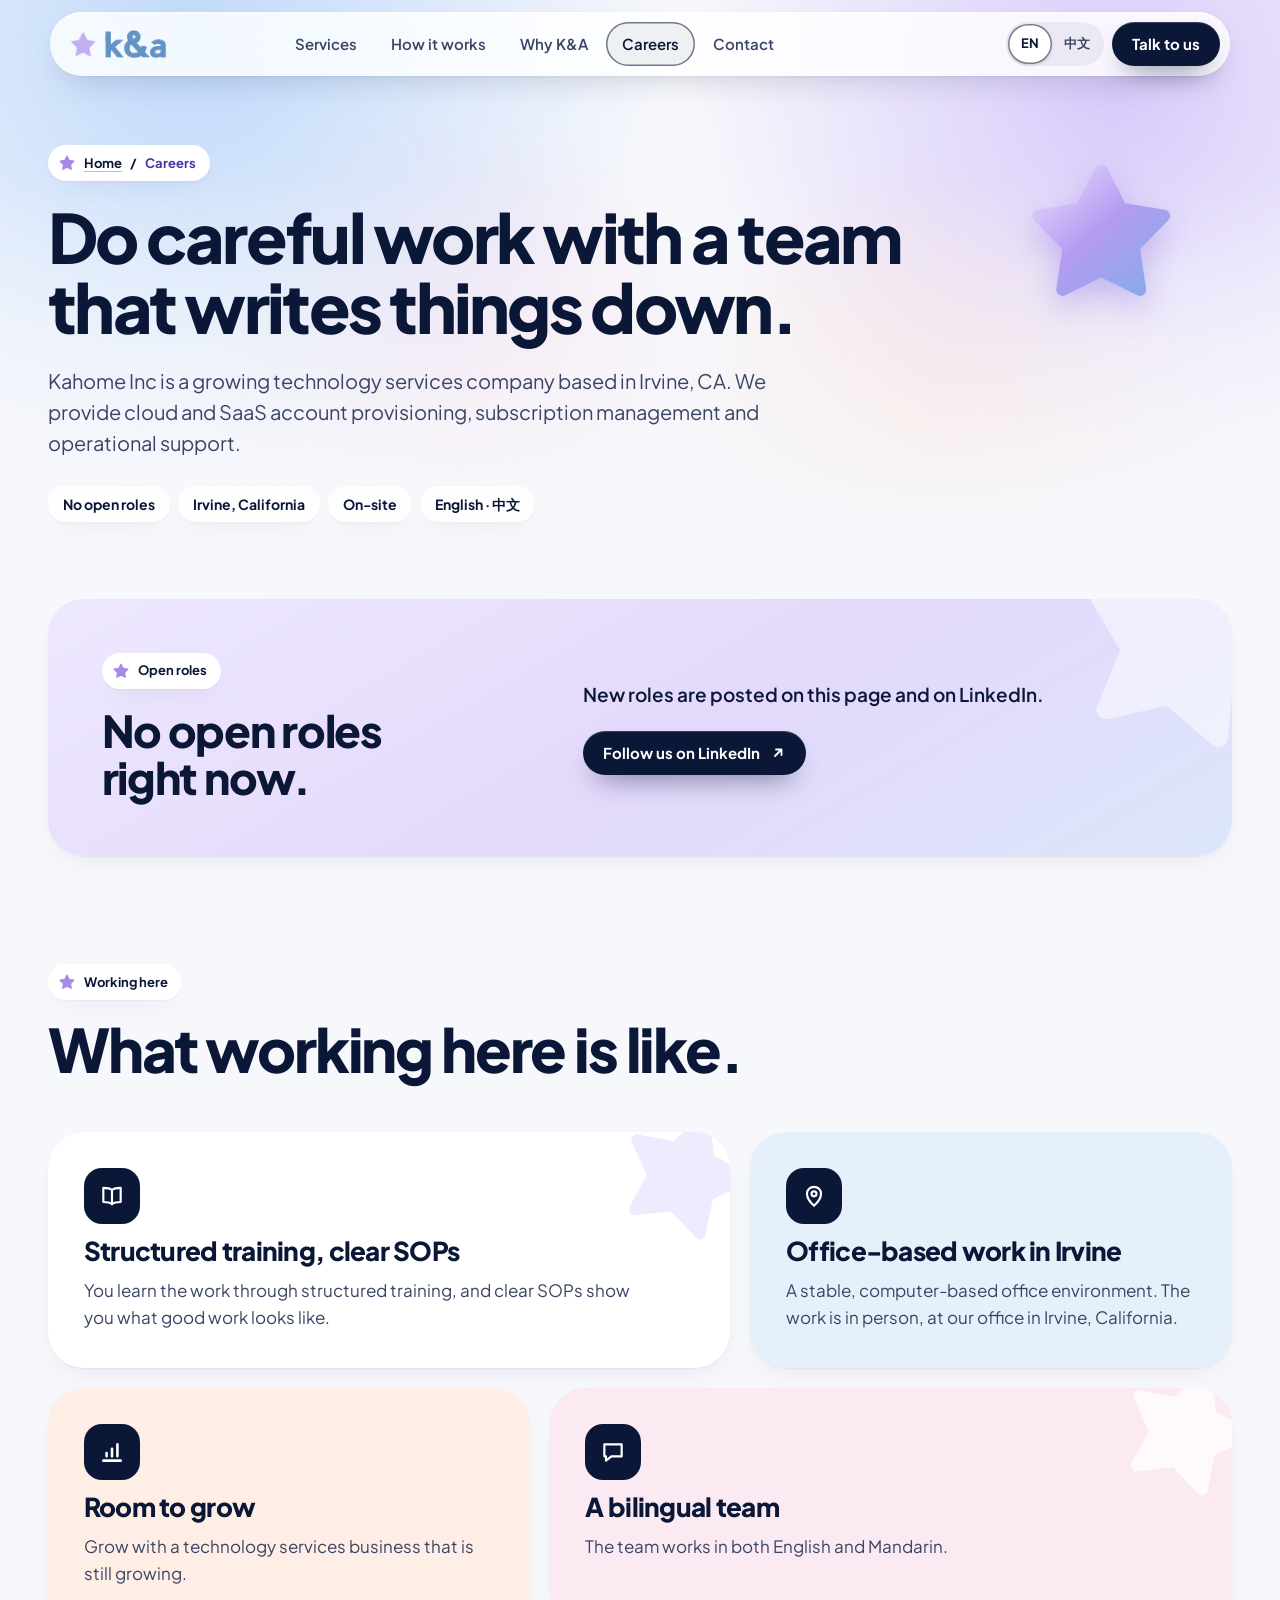
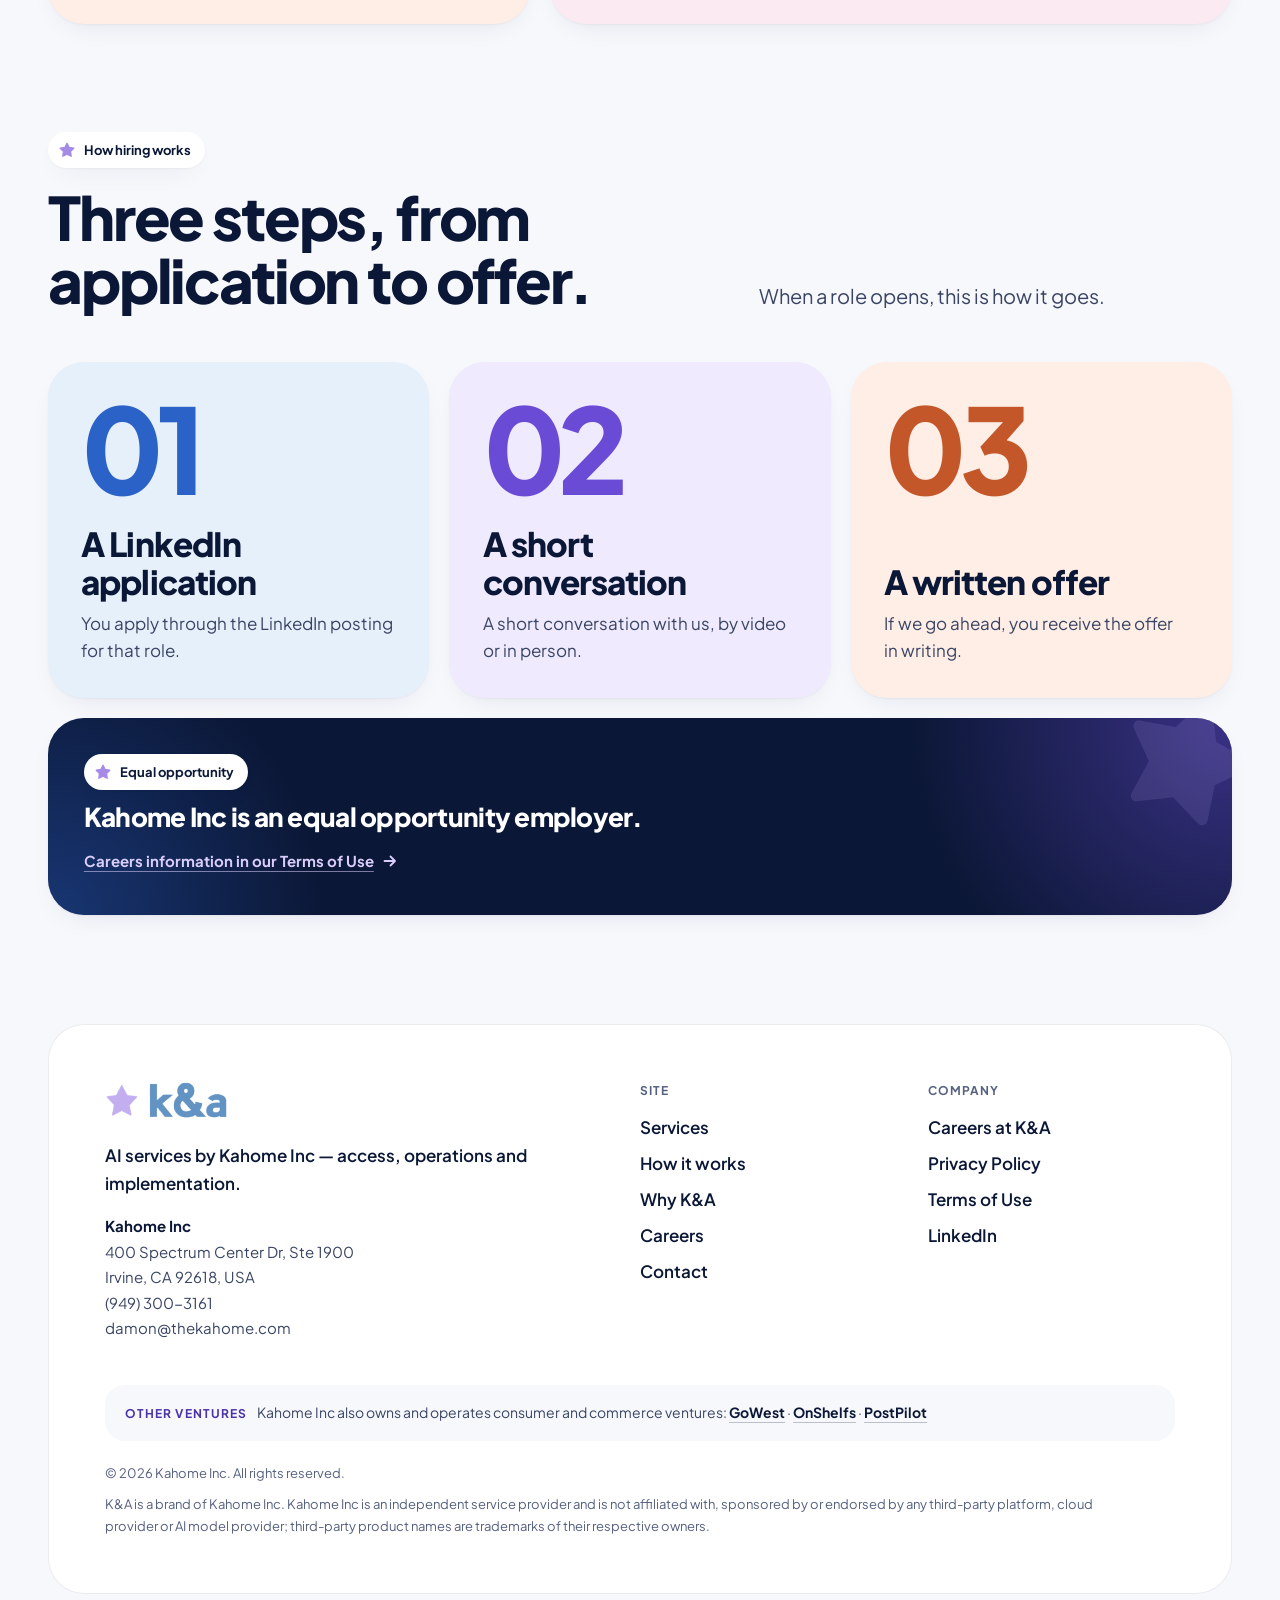
<file: careers.html>
<!DOCTYPE html>
<html lang="en">
<head>
<meta charset="utf-8">
<meta name="viewport" content="width=device-width, initial-scale=1">
<title data-en="Careers at K&amp;A — Kahome Inc | Irvine, California" data-zh="加入 K&amp;A · Kahome Inc 招聘 | 美国加州尔湾">Careers at K&amp;A — Kahome Inc | Irvine, California</title>
<meta name="description" content="Careers at Kahome Inc (K&amp;A), a technology services company in Irvine, California. There are no open roles at the moment; new roles are posted here and on LinkedIn." data-en="Careers at Kahome Inc (K&amp;A), a technology services company in Irvine, California. There are no open roles at the moment; new roles are posted here and on LinkedIn." data-zh="Kahome Inc（K&amp;A）招聘信息。公司位于美国加州尔湾，是一家科技服务公司。目前暂无在招职位，有新职位时会发布在本页面和 LinkedIn 上。">
<link rel="canonical" href="https://thekahome.com/careers.html">

<meta property="og:type" content="website">
<meta property="og:site_name" content="K&amp;A by Kahome Inc">
<meta property="og:title" content="Careers at K&amp;A — Kahome Inc | Irvine, California" data-en="Careers at K&amp;A — Kahome Inc | Irvine, California" data-zh="加入 K&amp;A · Kahome Inc 招聘 | 美国加州尔湾">
<meta property="og:description" content="Careers at Kahome Inc (K&amp;A), a technology services company in Irvine, California. There are no open roles at the moment; new roles are posted here and on LinkedIn." data-en="Careers at Kahome Inc (K&amp;A), a technology services company in Irvine, California. There are no open roles at the moment; new roles are posted here and on LinkedIn." data-zh="Kahome Inc（K&amp;A）招聘信息。公司位于美国加州尔湾，是一家科技服务公司。目前暂无在招职位，有新职位时会发布在本页面和 LinkedIn 上。">
<meta property="og:url" content="https://thekahome.com/careers.html">
<meta property="og:image" content="https://thekahome.com/assets/og.jpg">
<meta property="og:image:width" content="1200">
<meta property="og:image:height" content="630">
<meta property="og:image:alt" content="K&amp;A — AI services by Kahome Inc" data-en="K&amp;A — AI services by Kahome Inc" data-zh="K&amp;A · Kahome Inc 旗下 AI 服务">
<meta property="og:locale" content="en_US" data-en="en_US" data-zh="zh_CN">
<meta property="og:locale:alternate" content="zh_CN" data-en="zh_CN" data-zh="en_US">
<meta name="twitter:card" content="summary_large_image">
<meta name="twitter:title" content="Careers at K&amp;A — Kahome Inc | Irvine, California" data-en="Careers at K&amp;A — Kahome Inc | Irvine, California" data-zh="加入 K&amp;A · Kahome Inc 招聘 | 美国加州尔湾">
<meta name="twitter:description" content="Careers at Kahome Inc (K&amp;A), a technology services company in Irvine, California. There are no open roles at the moment; new roles are posted here and on LinkedIn." data-en="Careers at Kahome Inc (K&amp;A), a technology services company in Irvine, California. There are no open roles at the moment; new roles are posted here and on LinkedIn." data-zh="Kahome Inc（K&amp;A）招聘信息。公司位于美国加州尔湾，是一家科技服务公司。目前暂无在招职位，有新职位时会发布在本页面和 LinkedIn 上。">
<meta name="twitter:image" content="https://thekahome.com/assets/og.jpg">

<!-- HEAD-COMMON START -->
<meta name="theme-color" content="#F7F8FC">
<meta name="format-detection" content="telephone=no">
<link rel="icon" type="image/png" sizes="32x32" href="assets/brand/favicon-32.png">
<link rel="icon" type="image/png" sizes="512x512" href="assets/brand/favicon-512.png">
<link rel="apple-touch-icon" sizes="180x180" href="assets/brand/favicon-180.png">
<script>
/* pre-paint: mark JS as running and pick the language (?lang=zh… or localStorage "ka-lang") before first paint */
(function(d){var c=d.classList,m=/[?&]lang=([^&#]*)/i.exec(location.search),l=m?m[1]:'';c.add('js');if(!l){try{l=localStorage.getItem('ka-lang')||''}catch(e){}}if(/^zh/i.test(l)){d.lang='zh-Hans';c.add('lang-zh','lang-pending');setTimeout(function(){c.remove('lang-pending')},1500)}})(document.documentElement);
</script>
<link rel="preconnect" href="https://fonts.googleapis.com">
<link rel="preconnect" href="https://fonts.gstatic.com" crossorigin>
<!-- web font: loaded without blocking first paint, so a slow or unreachable font host never holds the page back -->
<link rel="preload" as="style" href="https://fonts.googleapis.com/css2?family=Plus+Jakarta+Sans:wght@400;500;600;700;800&amp;display=swap">
<link rel="stylesheet" href="https://fonts.googleapis.com/css2?family=Plus+Jakarta+Sans:wght@400;500;600;700;800&amp;display=swap" media="print" onload="this.media='all'">
<noscript><link rel="stylesheet" href="https://fonts.googleapis.com/css2?family=Plus+Jakarta+Sans:wght@400;500;600;700;800&amp;display=swap"></noscript>
<link rel="stylesheet" href="styles.css">
<script src="script.js" defer onerror="var d=document.documentElement;d.classList.remove('js','lang-pending','lang-zh');d.lang='en'"></script>
<!-- HEAD-COMMON END -->

<script type="application/ld+json">
{
  "@context": "https://schema.org",
  "@type": "BreadcrumbList",
  "itemListElement": [
    {
      "@type": "ListItem",
      "position": 1,
      "name": "Home",
      "item": "https://thekahome.com/"
    },
    {
      "@type": "ListItem",
      "position": 2,
      "name": "Careers",
      "item": "https://thekahome.com/careers.html"
    }
  ]
}
</script>
</head>
<body>

<!-- HEADER region: copied verbatim from index.html with ONE permitted difference: the "/#careers" nav link carries class="lnk is-current" on this page. -->
<!-- HEADER START -->
<a class="skip" href="#main" data-en="Skip to main content" data-zh="跳到主要内容">Skip to main content</a>

<!-- icon sprite (self-drawn) — keep it with the header so every page has the icons -->
<svg class="sprite" width="0" height="0" aria-hidden="true" focusable="false">
  <defs><linearGradient id="g-star" x1="4" y1="3" x2="20" y2="21" gradientUnits="userSpaceOnUse"><stop offset="0" stop-color="#E4D9FC"/><stop offset=".48" stop-color="#B49BF1"/><stop offset="1" stop-color="#84ACE9"/></linearGradient></defs>
  <symbol id="i-star" viewBox="0 0 24 24"><path d="M12 3.1l2.88 5.54 6.15 1.02-4.37 4.45.92 6.18L12 17.5l-5.58 2.79.92-6.18-4.37-4.45 6.15-1.02z" fill="currentColor" stroke="currentColor" stroke-width="1.8" stroke-linejoin="round"/></symbol>
  <symbol id="i-star-grad" viewBox="0 0 24 24"><path d="M12 3.1l2.88 5.54 6.15 1.02-4.37 4.45.92 6.18L12 17.5l-5.58 2.79.92-6.18-4.37-4.45 6.15-1.02z" fill="url(#g-star)" stroke="url(#g-star)" stroke-width="1.8" stroke-linejoin="round"/></symbol>
  <symbol id="i-arrow" viewBox="0 0 16 16"><path d="M2.5 8h10M8.5 3.5L13 8l-4.5 4.5" fill="none" stroke="currentColor" stroke-width="1.8" stroke-linecap="round" stroke-linejoin="round"/></symbol>
  <symbol id="i-out" viewBox="0 0 16 16"><path d="M5 11L11.5 4.5M6 4.5h5.5V10" fill="none" stroke="currentColor" stroke-width="1.8" stroke-linecap="round" stroke-linejoin="round"/></symbol>
  <symbol id="i-check" viewBox="0 0 16 16"><path d="M3.2 8.6l3.1 3 6.5-7.2" fill="none" stroke="currentColor" stroke-width="2.2" stroke-linecap="round" stroke-linejoin="round"/></symbol>
  <symbol id="i-info" viewBox="0 0 24 24"><g fill="none" stroke="currentColor" stroke-width="2" stroke-linecap="round"><circle cx="12" cy="12" r="9"/><path d="M12 11v5.5M12 7.5v.3"/></g></symbol>
  <symbol id="i-key" viewBox="0 0 24 24"><g fill="none" stroke="currentColor" stroke-width="2" stroke-linecap="round" stroke-linejoin="round"><circle cx="7.5" cy="15.5" r="4.5"/><path d="M10.8 12.2L20 3M16.5 6.5l3 3M13.8 9.2l2.4 2.4"/></g></symbol>
  <symbol id="i-loop" viewBox="0 0 24 24"><path d="M20 12a8 8 0 0 1-13.7 5.7M4 12a8 8 0 0 1 13.7-5.7M17.6 2.6v3.8h-3.8M6.4 21.4v-3.8h3.8" fill="none" stroke="currentColor" stroke-width="2" stroke-linecap="round" stroke-linejoin="round"/></symbol>
  <symbol id="i-code" viewBox="0 0 24 24"><path d="M8.5 7l-5 5 5 5M15.5 7l5 5-5 5" fill="none" stroke="currentColor" stroke-width="2.2" stroke-linecap="round" stroke-linejoin="round"/></symbol>
  <symbol id="i-up" viewBox="0 0 24 24"><path d="M4 20h16M7 16v-3M12 16V9M17 16V5" fill="none" stroke="currentColor" stroke-width="2.4" stroke-linecap="round"/></symbol>
  <symbol id="i-chat" viewBox="0 0 24 24"><path d="M4 5h16v11H10.5L5.5 20v-4H4z" fill="none" stroke="currentColor" stroke-width="2" stroke-linecap="round" stroke-linejoin="round"/></symbol>
  <symbol id="i-lock" viewBox="0 0 24 24"><g fill="none" stroke="currentColor" stroke-width="2" stroke-linecap="round" stroke-linejoin="round"><rect x="5" y="11" width="14" height="9.5" rx="2.6"/><path d="M8.2 11V8a3.8 3.8 0 0 1 7.6 0v3"/></g></symbol>
  <symbol id="i-pin" viewBox="0 0 24 24"><g fill="none" stroke="currentColor" stroke-width="2" stroke-linejoin="round"><path d="M12 21s-6.5-5.6-6.5-11a6.5 6.5 0 0 1 13 0c0 5.4-6.5 11-6.5 11z"/><circle cx="12" cy="10" r="2.3"/></g></symbol>
  <symbol id="i-seat" viewBox="0 0 24 24"><g fill="none" stroke="currentColor" stroke-width="2" stroke-linecap="round" stroke-linejoin="round"><circle cx="9" cy="8.5" r="3.2"/><path d="M3.2 19c.6-3 2.9-4.6 5.8-4.6s5.2 1.6 5.8 4.6M16 5.6a3.2 3.2 0 0 1 0 5.8M17.6 14.8c1.7.6 2.8 2 3.2 4.2"/></g></symbol>
  <symbol id="i-plan" viewBox="0 0 24 24"><path d="M12 4l8 4-8 4-8-4zM4 12l8 4 8-4M4 16l8 4 8-4" fill="none" stroke="currentColor" stroke-width="2" stroke-linecap="round" stroke-linejoin="round"/></symbol>
  <symbol id="i-swap" viewBox="0 0 24 24"><path d="M4.5 8.5h14.5M15.5 5L19 8.5 15.5 12M19.5 15.5H5M8.5 12L5 15.5 8.5 19" fill="none" stroke="currentColor" stroke-width="2" stroke-linecap="round" stroke-linejoin="round"/></symbol>
  <symbol id="i-doc" viewBox="0 0 24 24"><path d="M7 3.5h7l4 4v13H7zM14 3.5v4h4M9.8 12.5h4.6M9.8 16h4.6" fill="none" stroke="currentColor" stroke-width="2" stroke-linecap="round" stroke-linejoin="round"/></symbol>
  <symbol id="i-mail" viewBox="0 0 24 24"><g fill="none" stroke="currentColor" stroke-width="2" stroke-linecap="round" stroke-linejoin="round"><rect x="3.5" y="5.5" width="17" height="13" rx="2.6"/><path d="M4.5 7.5l7.5 6 7.5-6"/></g></symbol>
  <symbol id="i-phone" viewBox="0 0 24 24"><path d="M6.5 3.5h3l1.5 4-2 1.5a12 12 0 0 0 6 6l1.5-2 4 1.5v3a2 2 0 0 1-2 2A16 16 0 0 1 4.5 5.5a2 2 0 0 1 2-2z" fill="none" stroke="currentColor" stroke-width="2" stroke-linecap="round" stroke-linejoin="round"/></symbol>
  <symbol id="i-clock" viewBox="0 0 24 24"><g fill="none" stroke="currentColor" stroke-width="2" stroke-linecap="round" stroke-linejoin="round"><circle cx="12" cy="12" r="9"/><path d="M12 7v5.2l3.3 2"/></g></symbol>
  <symbol id="i-globe" viewBox="0 0 24 24"><g fill="none" stroke="currentColor" stroke-width="2" stroke-linecap="round" stroke-linejoin="round"><circle cx="12" cy="12" r="9"/><path d="M3 12h18M12 3c2.6 2.4 4 5.6 4 9s-1.4 6.6-4 9c-2.6-2.4-4-5.6-4-9s1.4-6.6 4-9z"/></g></symbol>
  <symbol id="i-shield" viewBox="0 0 24 24"><path d="M12 3l7.5 2.8v5.4c0 4.6-3 8.1-7.5 9.8-4.5-1.7-7.5-5.2-7.5-9.8V5.8zM8.8 12l2.3 2.3 4.2-4.6" fill="none" stroke="currentColor" stroke-width="2" stroke-linecap="round" stroke-linejoin="round"/></symbol>
  <symbol id="i-brief" viewBox="0 0 24 24"><g fill="none" stroke="currentColor" stroke-width="2" stroke-linecap="round" stroke-linejoin="round"><rect x="3.5" y="7.5" width="17" height="12" rx="2.6"/><path d="M9 7.5V6a2 2 0 0 1 2-2h2a2 2 0 0 1 2 2v1.5M3.5 13h17"/></g></symbol>
  <symbol id="i-home" viewBox="0 0 24 24"><path d="M4 11l8-7 8 7M6.5 9.5V20h11V9.5M10 20v-5.5h4V20" fill="none" stroke="currentColor" stroke-width="2" stroke-linecap="round" stroke-linejoin="round"/></symbol>
  <symbol id="i-search" viewBox="0 0 24 24"><g fill="none" stroke="currentColor" stroke-width="2" stroke-linecap="round" stroke-linejoin="round"><circle cx="10.5" cy="10.5" r="6.5"/><path d="M15.5 15.5l5 5"/></g></symbol>
  <symbol id="i-book" viewBox="0 0 24 24"><path d="M12 6.5c-2-1.6-4.6-2-8-2v13c3.4 0 6 .4 8 2 2-1.6 4.6-2 8-2v-13c-3.4 0-6 .4-8 2zM12 6.5v13" fill="none" stroke="currentColor" stroke-width="2" stroke-linecap="round" stroke-linejoin="round"/></symbol>
</svg>

<header class="hdr" id="site-header">
  <div class="hdr-bar">
    <a class="brand" href="/">
      <img src="assets/brand/logo.png" width="407" height="126" alt="K&amp;A, AI services by Kahome Inc — home" data-alt-en="K&amp;A, AI services by Kahome Inc — home" data-alt-zh="K&amp;A · Kahome Inc 旗下 AI 服务（返回首页）" loading="eager" decoding="async" fetchpriority="high">
    </a>
    <nav class="nav" id="site-nav" aria-label="Primary" data-arialabel-en="Primary" data-arialabel-zh="主导航">
      <ul>
        <li><a class="lnk" href="/#services" data-en="Services" data-zh="服务">Services</a></li>
        <li><a class="lnk" href="/#how" data-en="How it works" data-zh="合作流程">How it works</a></li>
        <li><a class="lnk" href="/#why" data-en="Why K&amp;A" data-zh="为什么选 K&amp;A">Why K&amp;A</a></li>
        <li><a class="lnk is-current" href="/#careers" data-en="Careers" data-zh="加入我们">Careers</a></li>
        <li><a class="lnk" href="/#contact" data-en="Contact" data-zh="联系我们">Contact</a></li>
      </ul>
      <a class="btn btn-dark nav-cta" href="/#contact"><span data-en="Talk to us" data-zh="聊聊你的需求">Talk to us</span><svg class="i" aria-hidden="true" focusable="false"><use href="#i-arrow"/></svg></a>
    </nav>
    <div class="hdr-tools">
      <div class="lang lang-switch" role="group" aria-label="Language" data-arialabel-en="Language" data-arialabel-zh="语言">
        <button type="button" data-lang="en" aria-pressed="true" lang="en">EN</button>
        <button type="button" data-lang="zh" aria-pressed="false" lang="zh-Hans">中文</button>
      </div>
      <a class="btn btn-dark btn-sm hdr-cta" href="/#contact" data-en="Talk to us" data-zh="聊聊需求">Talk to us</a>
      <button type="button" class="nav-toggle" id="nav-toggle" aria-expanded="false" aria-controls="site-nav">
        <i aria-hidden="true"></i><i aria-hidden="true"></i><i aria-hidden="true"></i>
        <span class="vh when-closed" data-en="Open menu" data-zh="打开菜单">Open menu</span>
        <span class="vh when-open" data-en="Close menu" data-zh="关闭菜单">Close menu</span>
      </button>
    </div>
  </div>
</header>
<!-- HEADER END -->

<main id="main">

  <!-- ===== Page hero ===== -->
  <section class="page-hero" aria-labelledby="page-h">
    <div class="wrap">
      <svg class="page-hero-stk" viewBox="0 0 24 24" aria-hidden="true" focusable="false"><use href="#i-star-grad"/></svg>
      <nav class="eyebrow eyebrow--wrap" aria-label="Breadcrumb" data-arialabel-en="Breadcrumb" data-arialabel-zh="面包屑导航">
        <svg class="i" aria-hidden="true" focusable="false"><use href="#i-star"/></svg>
        <a href="/" data-en="Home" data-zh="首页">Home</a>
        <span aria-hidden="true">/</span>
        <span aria-current="page" data-en="Careers" data-zh="加入我们">Careers</span>
      </nav>
      <h1 id="page-h" data-html-en="Do careful work with a team that writes things down." data-html-zh='<span class="nb">和一支把流程</span><span class="nb">写清楚的团队，</span><span class="nb">一起把事情做细。</span>'>Do careful work with a team that writes things down.</h1>
      <p class="lede" data-en="Kahome Inc is a growing technology services company based in Irvine, CA. We provide cloud and SaaS account provisioning, subscription management and operational support." data-zh="Kahome Inc 是一家位于加州尔湾、正在成长的科技服务公司，提供云与 SaaS 账号开通、订阅管理和运营支持。">Kahome Inc is a growing technology services company based in Irvine, CA. We provide cloud and SaaS account provisioning, subscription management and operational support.</p>
      <ul class="page-hero-meta">
        <li data-en="No open roles" data-zh="暂无在招职位">No open roles</li>
        <li data-en="Irvine, California" data-zh="美国加州尔湾">Irvine, California</li>
        <li data-en="On-site" data-zh="线下办公">On-site</li>
        <li>English · <span lang="zh-Hans">中文</span></li>
      </ul>
    </div>
  </section>

  <!-- ===== Open roles (currently: none) ===== -->
  <section class="sec sec--flush" id="open-roles" aria-labelledby="roles-h">
    <div class="wrap">
      <!-- To list a role here again, see README.md ("Open roles"). -->
      <div class="card jobs jobs--none">
        <svg class="stk" viewBox="0 0 24 24" aria-hidden="true" focusable="false"><use href="#i-star"/></svg>
        <div class="none-grid" data-rv>
          <header class="none-head">
            <p class="eyebrow"><svg class="i" aria-hidden="true" focusable="false"><use href="#i-star"/></svg><span data-en="Open roles" data-zh="在招职位">Open roles</span></p>
            <h2 class="h2" id="roles-h" data-html-en="No open roles right now." data-html-zh='<span class="nb">目前暂无</span><span class="nb">在招职位。</span>'>No open roles right now.</h2>
          </header>
          <div class="none-body">
            <p class="none-lead" data-en="New roles are posted on this page and on LinkedIn." data-zh="有新职位时，会发布在本页面和 LinkedIn 上。">New roles are posted on this page and on LinkedIn.</p>
            <div class="none-links">
              <a class="btn btn-dark btn-sm" href="https://www.linkedin.com/company/kahomeinc" target="_blank" rel="noopener"><span data-en="Follow us on LinkedIn" data-zh="在 LinkedIn 关注我们">Follow us on LinkedIn</span><svg class="i" aria-hidden="true" focusable="false"><use href="#i-out"/></svg><span class="vh" data-en="(opens in a new tab)" data-zh="（在新标签页打开）">(opens in a new tab)</span></a>
            </div>
          </div>
        </div>
      </div>
    </div>
  </section>

  <!-- ===== Working here ===== -->
  <section class="sec sec--flush" id="working-here" aria-labelledby="working-h">
    <div class="wrap">
      <header class="sec-head" data-rv>
        <p class="eyebrow"><svg class="i" aria-hidden="true" focusable="false"><use href="#i-star"/></svg><span data-en="Working here" data-zh="在这里工作">Working here</span></p>
        <h2 class="h2" id="working-h" data-en="What working here is like." data-zh="在这里工作的日常。">What working here is like.</h2>
      </header>
      <ul class="bento">
        <li class="card spot tile s7" data-rv>
          <svg class="stk" viewBox="0 0 24 24" aria-hidden="true" focusable="false"><use href="#i-star"/></svg>
          <span class="ico ico--ink ico--lg"><svg class="i" aria-hidden="true" focusable="false"><use href="#i-book"/></svg></span>
          <h3 class="h3" data-en="Structured training, clear SOPs" data-zh="系统培训，清晰的 SOP">Structured training, clear SOPs</h3>
          <p data-en="You learn the work through structured training, and clear SOPs show you what good work looks like." data-zh="系统的培训和清晰的 SOP，让你知道什么叫把事做好。">You learn the work through structured training, and clear SOPs show you what good work looks like.</p>
        </li>
        <li class="card c-blue spot tile s5" data-rv>
          <span class="ico ico--ink ico--lg"><svg class="i" aria-hidden="true" focusable="false"><use href="#i-pin"/></svg></span>
          <h3 class="h3" data-en="Office-based work in Irvine" data-zh="在尔湾办公室工作">Office-based work in Irvine</h3>
          <p data-en="A stable, computer-based office environment. The work is in person, at our office in Irvine, California." data-zh="稳定的办公环境，工作以电脑操作为主，在加州尔湾的办公室线下办公。">A stable, computer-based office environment. The work is in person, at our office in Irvine, California.</p>
        </li>
        <li class="card c-peach spot tile s5" data-rv>
          <span class="ico ico--ink ico--lg"><svg class="i" aria-hidden="true" focusable="false"><use href="#i-up"/></svg></span>
          <h3 class="h3" data-en="Room to grow" data-zh="成长空间">Room to grow</h3>
          <p data-en="Grow with a technology services business that is still growing." data-zh="与一家仍在成长的科技服务公司一起成长。">Grow with a technology services business that is still growing.</p>
        </li>
        <li class="card c-pink spot tile s7" data-rv>
          <svg class="stk" viewBox="0 0 24 24" aria-hidden="true" focusable="false"><use href="#i-star"/></svg>
          <span class="ico ico--ink ico--lg"><svg class="i" aria-hidden="true" focusable="false"><use href="#i-chat"/></svg></span>
          <h3 class="h3" data-en="A bilingual team" data-zh="中英双语团队">A bilingual team</h3>
          <p data-en="The team works in both English and Mandarin." data-zh="团队日常工作中英文并用。">The team works in both English and Mandarin.</p>
        </li>
      </ul>
    </div>
  </section>

  <!-- ===== How hiring works ===== -->
  <section class="sec sec--flush" id="hiring" aria-labelledby="hiring-h">
    <div class="wrap">
      <header class="sec-head sec-head--split" data-rv>
        <p class="eyebrow"><svg class="i" aria-hidden="true" focusable="false"><use href="#i-star"/></svg><span data-en="How hiring works" data-zh="招聘流程">How hiring works</span></p>
        <h2 class="h2" id="hiring-h" data-html-en="Three steps, from application to offer." data-html-zh='<span class="nb">从申请到 offer，</span><span class="nb">一共三步。</span>'>Three steps, from application to offer.</h2>
        <p class="lede" data-en="When a role opens, this is how it goes." data-zh="有职位开放时，流程是这样的。">When a role opens, this is how it goes.</p>
      </header>
      <div class="stack">
      <ol class="bento">
        <li class="card c-blue spot step step--1 s4" data-rv>
          <span class="step-n" aria-hidden="true">01</span>
          <h3 class="h3" data-en="A LinkedIn application" data-zh="通过 LinkedIn 申请">A LinkedIn application</h3>
          <p data-en="You apply through the LinkedIn posting for that role." data-zh="通过该职位的 LinkedIn 页面提交申请。">You apply through the LinkedIn posting for that role.</p>
        </li>
        <li class="card c-lav spot step step--2 s4" data-rv>
          <span class="step-n" aria-hidden="true">02</span>
          <h3 class="h3" data-en="A short conversation" data-zh="一次简短沟通">A short conversation</h3>
          <p data-en="A short conversation with us, by video or in person." data-zh="和我们简短聊一聊，视频或当面都可以。">A short conversation with us, by video or in person.</p>
        </li>
        <li class="card c-peach spot step step--3 s4" data-rv>
          <span class="step-n" aria-hidden="true">03</span>
          <h3 class="h3" data-en="A written offer" data-zh="书面 offer">A written offer</h3>
          <p data-en="If we go ahead, you receive the offer in writing." data-zh="确定录用后，你会收到一份书面 offer。">If we go ahead, you receive the offer in writing.</p>
        </li>
      </ol>

      <!-- closing: equal opportunity -->
      <div class="card c-navy on-dark spot tile" data-rv>
        <svg class="stk" viewBox="0 0 24 24" aria-hidden="true" focusable="false"><use href="#i-star"/></svg>
        <p class="eyebrow"><svg class="i" aria-hidden="true" focusable="false"><use href="#i-star"/></svg><span data-en="Equal opportunity" data-zh="平等就业机会">Equal opportunity</span></p>
        <h3 class="h3" data-html-en="Kahome Inc is an equal opportunity employer." data-html-zh='Kahome Inc <span class="nb">是平等就业机会雇主。</span>'>Kahome Inc is an equal opportunity employer.</h3>
        <a class="link-arrow" href="/terms.html#careers"><span data-en="Careers information in our Terms of Use" data-zh="查看使用条款中的招聘信息">Careers information in our Terms of Use</span><svg class="i" aria-hidden="true" focusable="false"><use href="#i-arrow"/></svg></a>
      </div>
      </div>
    </div>
  </section>

</main>

<!-- FOOTER START -->
<footer class="ft">
  <div class="wrap">
    <div class="card ft-card">
      <div class="ft-grid">
        <div class="ft-brand">
          <a class="brand" href="/"><img src="assets/brand/logo.png" width="407" height="126" alt="K&amp;A — home" data-alt-en="K&amp;A — home" data-alt-zh="K&amp;A（返回首页）" loading="lazy" decoding="async"></a>
          <p class="tagline" data-html-en="AI services by Kahome Inc — access, operations and implementation." data-html-zh='Kahome Inc 旗下 AI 服务：<span class="nb">接入、运营、落地。</span>'>AI services by Kahome Inc — access, operations and implementation.</p>
          <address>
            <strong>Kahome Inc</strong>
            <span>400 Spectrum Center Dr, Ste 1900</span><br>
            <span>Irvine, CA 92618, USA</span><br>
            <a href="tel:+19493003161" data-en="(949) 300-3161" data-zh="+1 (949) 300-3161">(949) 300-3161</a><br>
            <a href="mailto:damon@thekahome.com">damon@thekahome.com</a>
          </address>
        </div>
        <nav class="ft-col" aria-label="Footer" data-arialabel-en="Footer" data-arialabel-zh="页脚导航">
          <p class="caps" data-en="Site" data-zh="站内导航">Site</p>
          <ul>
            <li><a href="/#services" data-en="Services" data-zh="服务">Services</a></li>
            <li><a href="/#how" data-en="How it works" data-zh="合作流程">How it works</a></li>
            <li><a href="/#why" data-en="Why K&amp;A" data-zh="为什么选 K&amp;A">Why K&amp;A</a></li>
            <li><a href="/#careers" data-en="Careers" data-zh="加入我们">Careers</a></li>
            <li><a href="/#contact" data-en="Contact" data-zh="联系我们">Contact</a></li>
          </ul>
        </nav>
        <nav class="ft-col" aria-label="Company and legal" data-arialabel-en="Company and legal" data-arialabel-zh="公司与法律信息">
          <p class="caps" data-en="Company" data-zh="公司">Company</p>
          <ul>
            <li><a href="/careers.html" data-en="Careers at K&amp;A" data-zh="了解在 K&amp;A 工作">Careers at K&amp;A</a></li>
            <li><a href="/privacy.html" data-en="Privacy Policy" data-zh="隐私政策">Privacy Policy</a></li>
            <li><a href="/terms.html" data-en="Terms of Use" data-zh="使用条款">Terms of Use</a></li>
            <li><a href="https://www.linkedin.com/company/kahomeinc" target="_blank" rel="noopener"><span>LinkedIn</span><span class="vh" data-en="(opens in a new tab)" data-zh="（在新标签页打开）">(opens in a new tab)</span></a></li>
          </ul>
        </nav>
      </div>
      <p class="ventures"><span class="caps" data-en="Other ventures" data-zh="其他业务">Other ventures</span> <span data-en="Kahome Inc also owns and operates consumer and commerce ventures:" data-zh="Kahome Inc 旗下另有自营的消费与电商类业务：">Kahome Inc also owns and operates consumer and commerce ventures:</span> <a href="https://nowgowest.com" target="_blank" rel="noopener">GoWest</a> · <a href="https://onshelfs.com" target="_blank" rel="noopener">OnShelfs</a> · <a href="https://postpilotlab.com" target="_blank" rel="noopener">PostPilot</a></p>
      <div class="ft-base">
        <p data-en="© 2026 Kahome Inc. All rights reserved." data-zh="© 2026 Kahome Inc 版权所有。">© 2026 Kahome Inc. All rights reserved.</p>
        <p class="disc" data-en="K&amp;A is a brand of Kahome Inc. Kahome Inc is an independent service provider and is not affiliated with, sponsored by or endorsed by any third-party platform, cloud provider or AI model provider; third-party product names are trademarks of their respective owners." data-zh="K&amp;A 是 Kahome Inc 旗下品牌。Kahome Inc 是独立的服务提供商，与任何第三方平台、云服务商或 AI 模型提供方均无隶属、赞助或背书关系；第三方产品名称均为其各自所有者的商标。">K&amp;A is a brand of Kahome Inc. Kahome Inc is an independent service provider and is not affiliated with, sponsored by or endorsed by any third-party platform, cloud provider or AI model provider; third-party product names are trademarks of their respective owners.</p>
      </div>
    </div>
  </div>
</footer>
<!-- FOOTER END -->

</body>
</html>
</file>
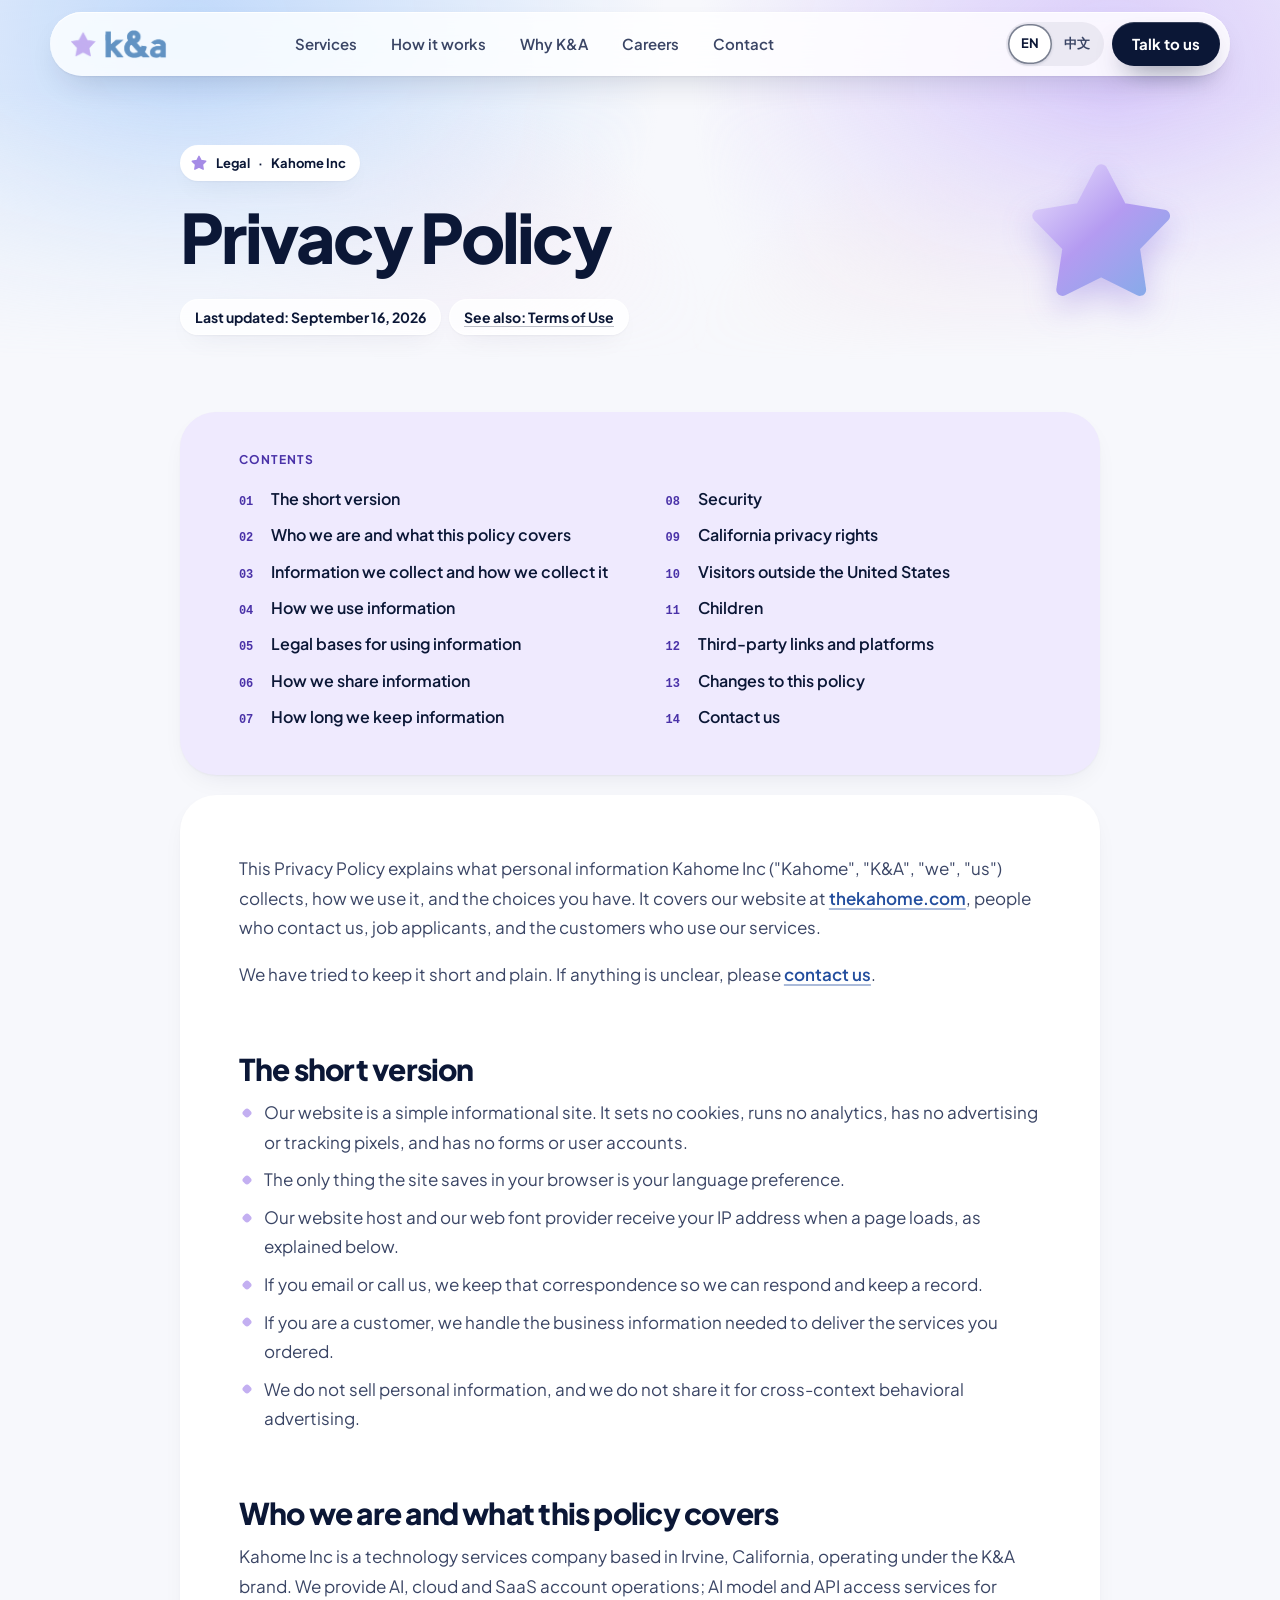
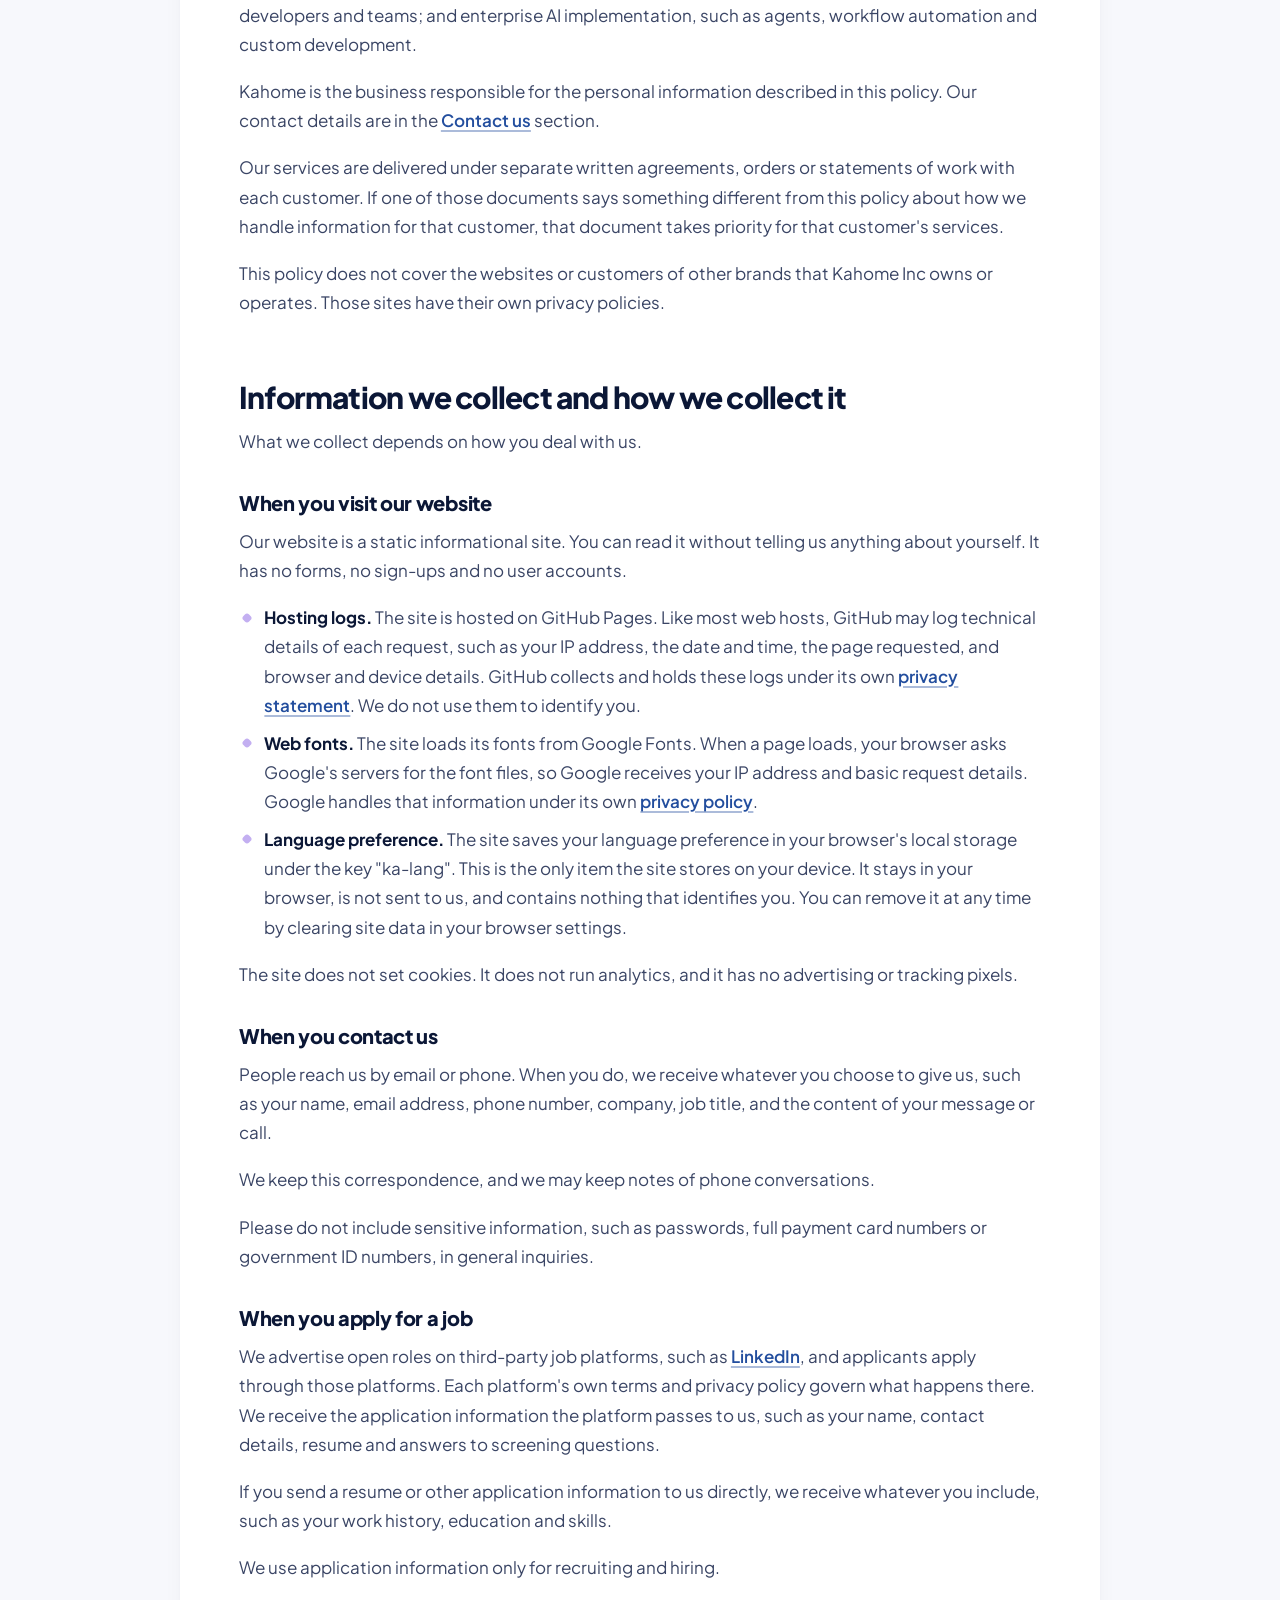
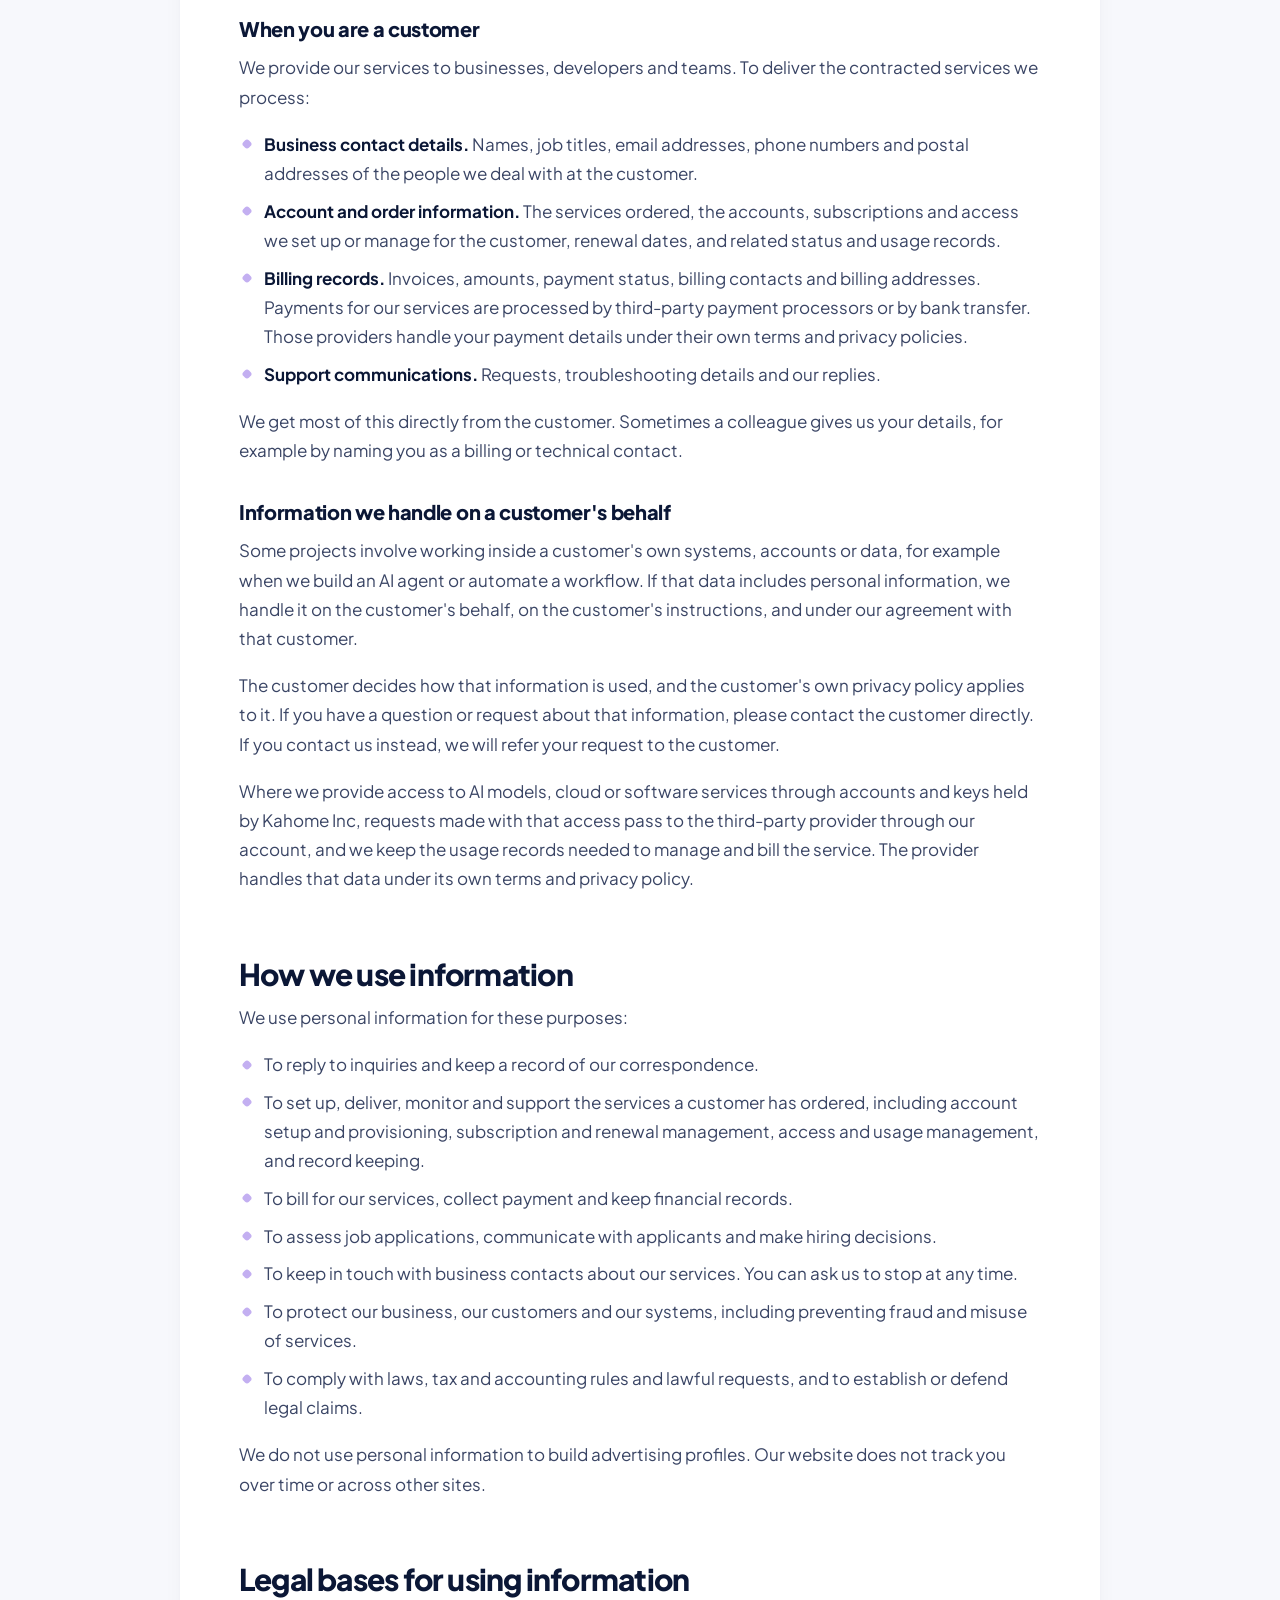
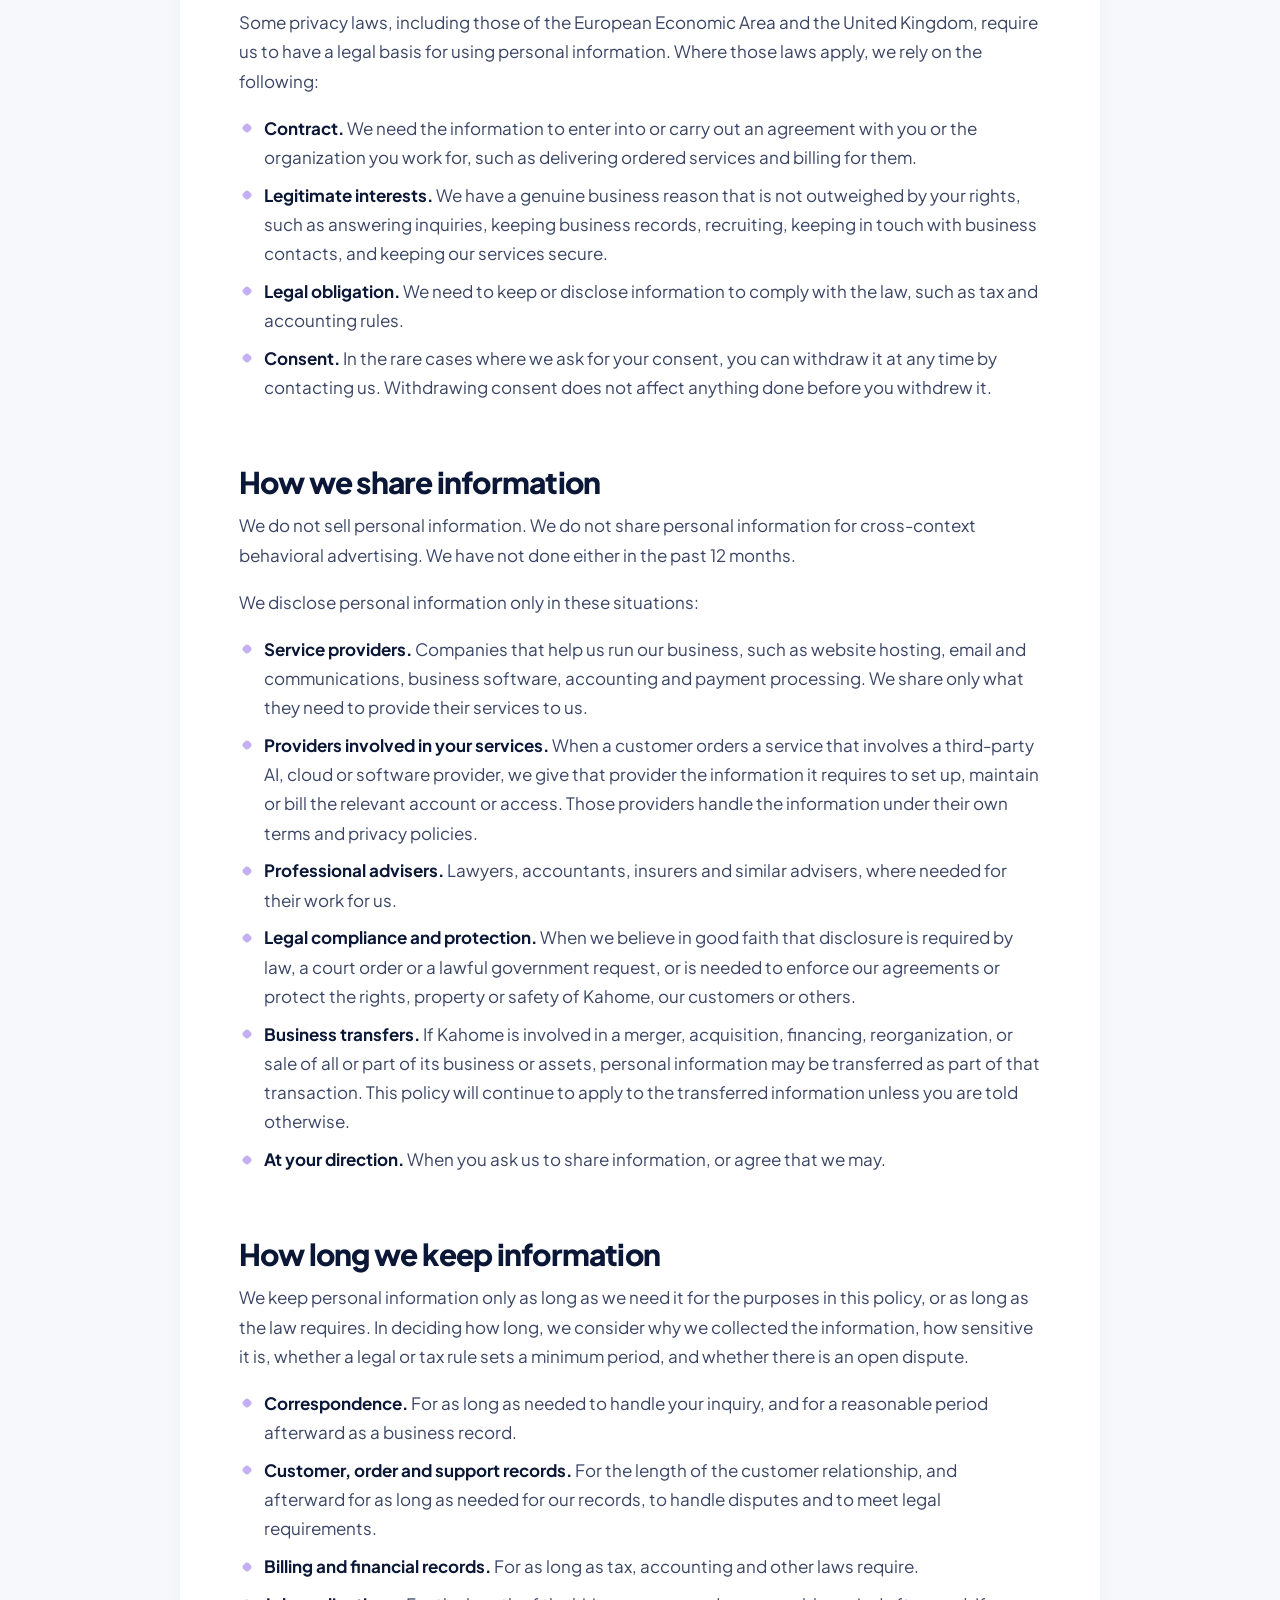
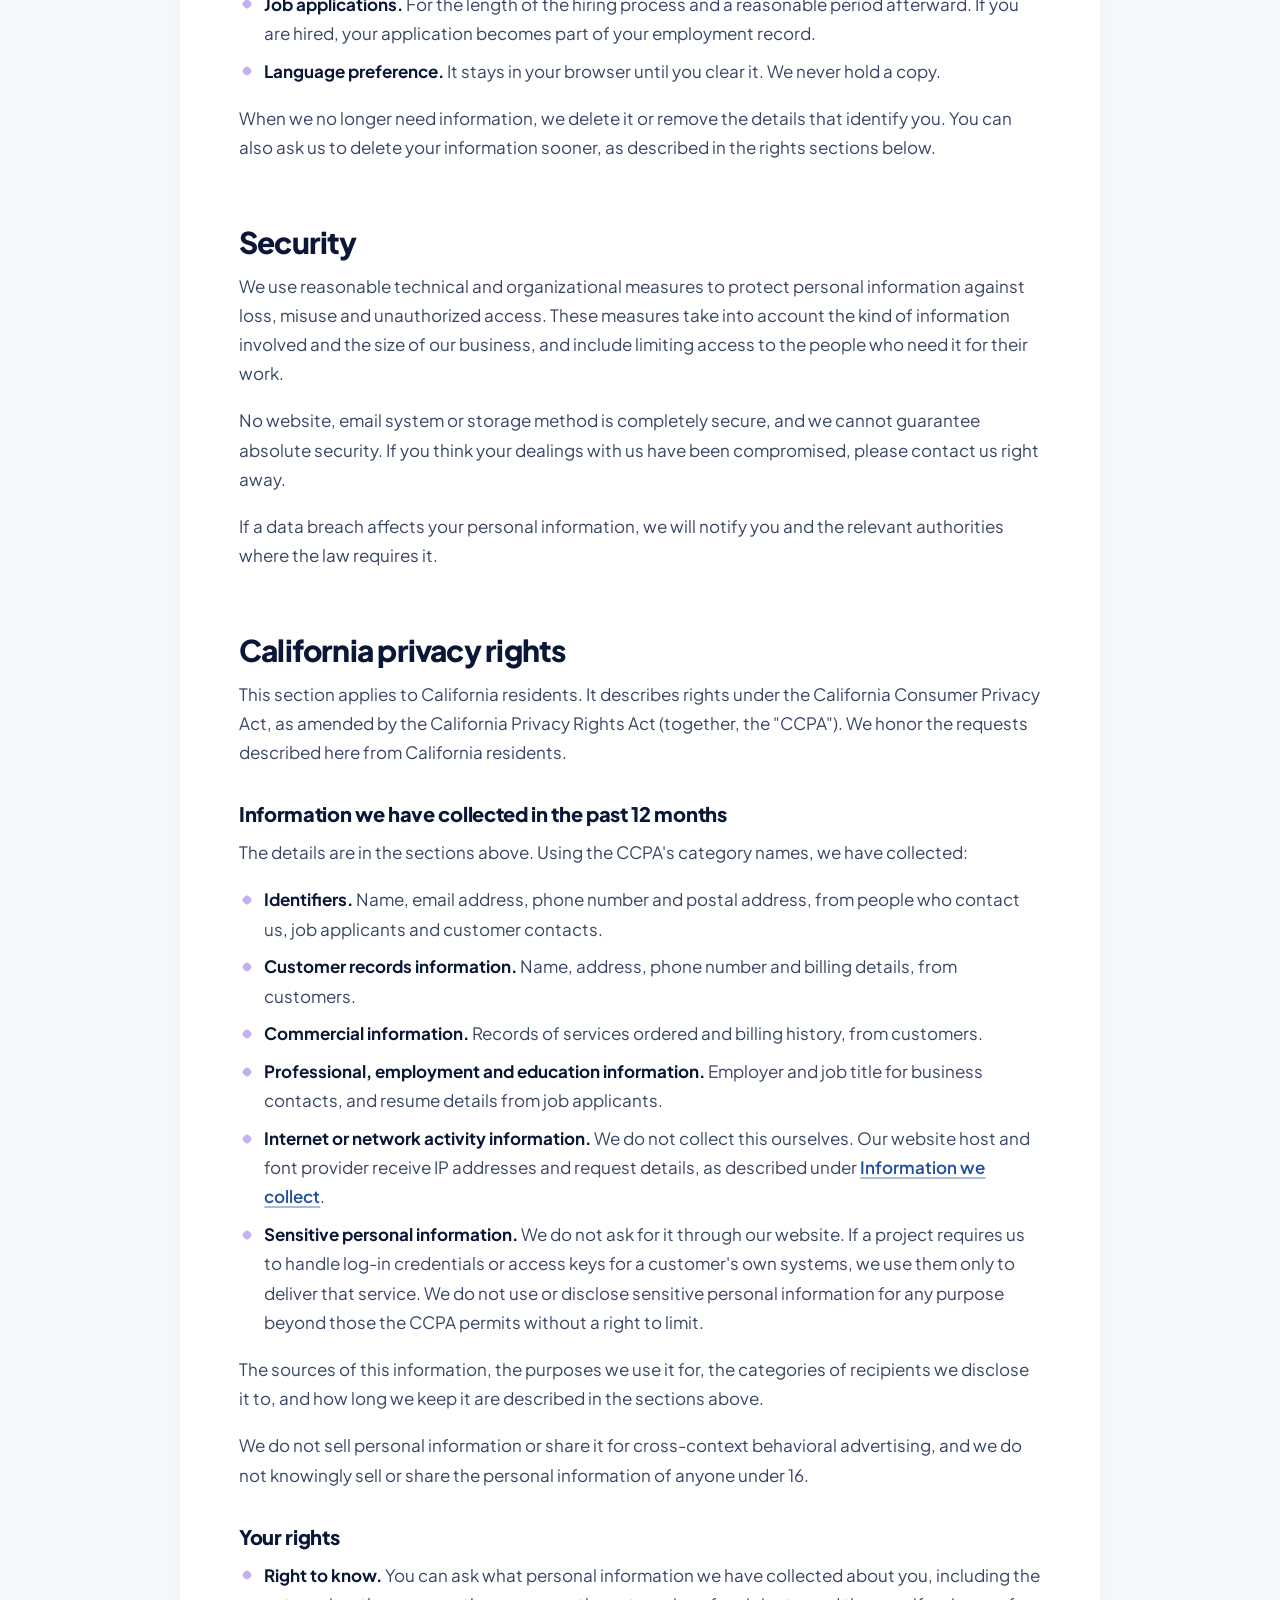
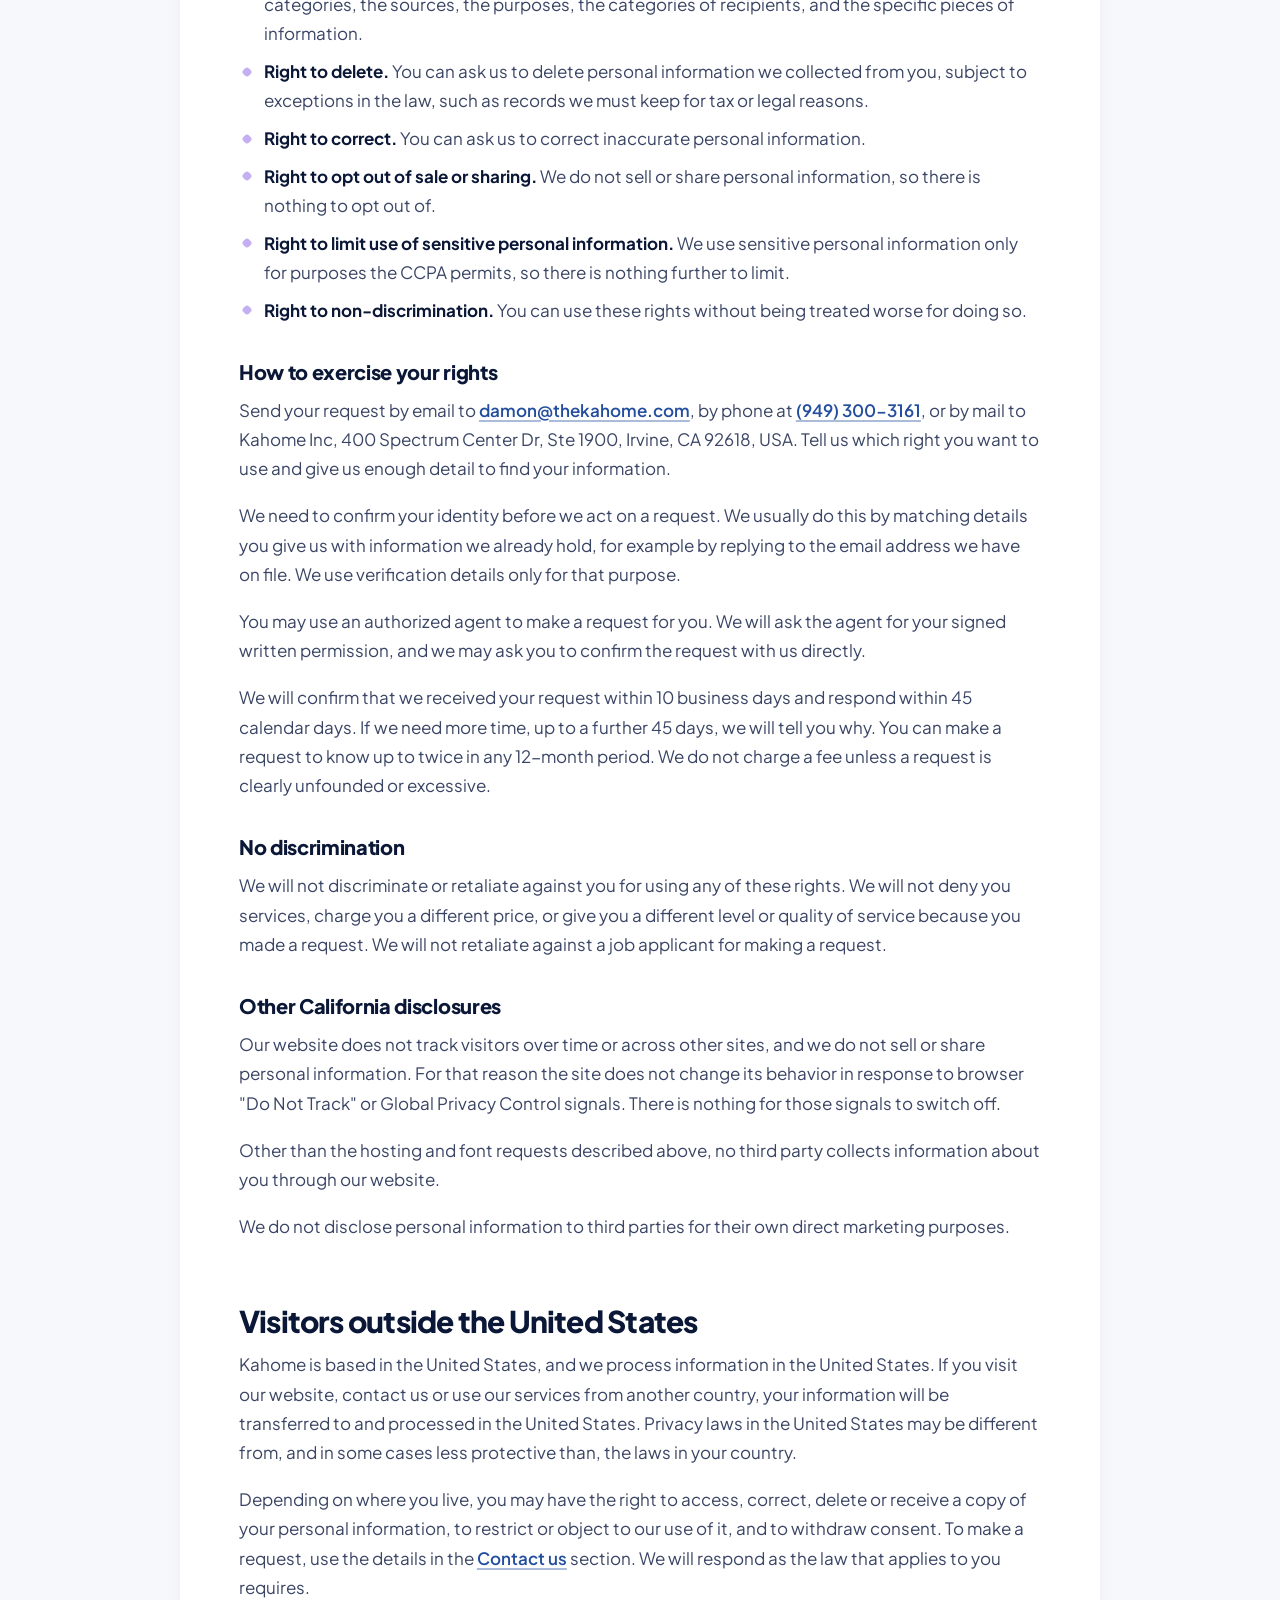
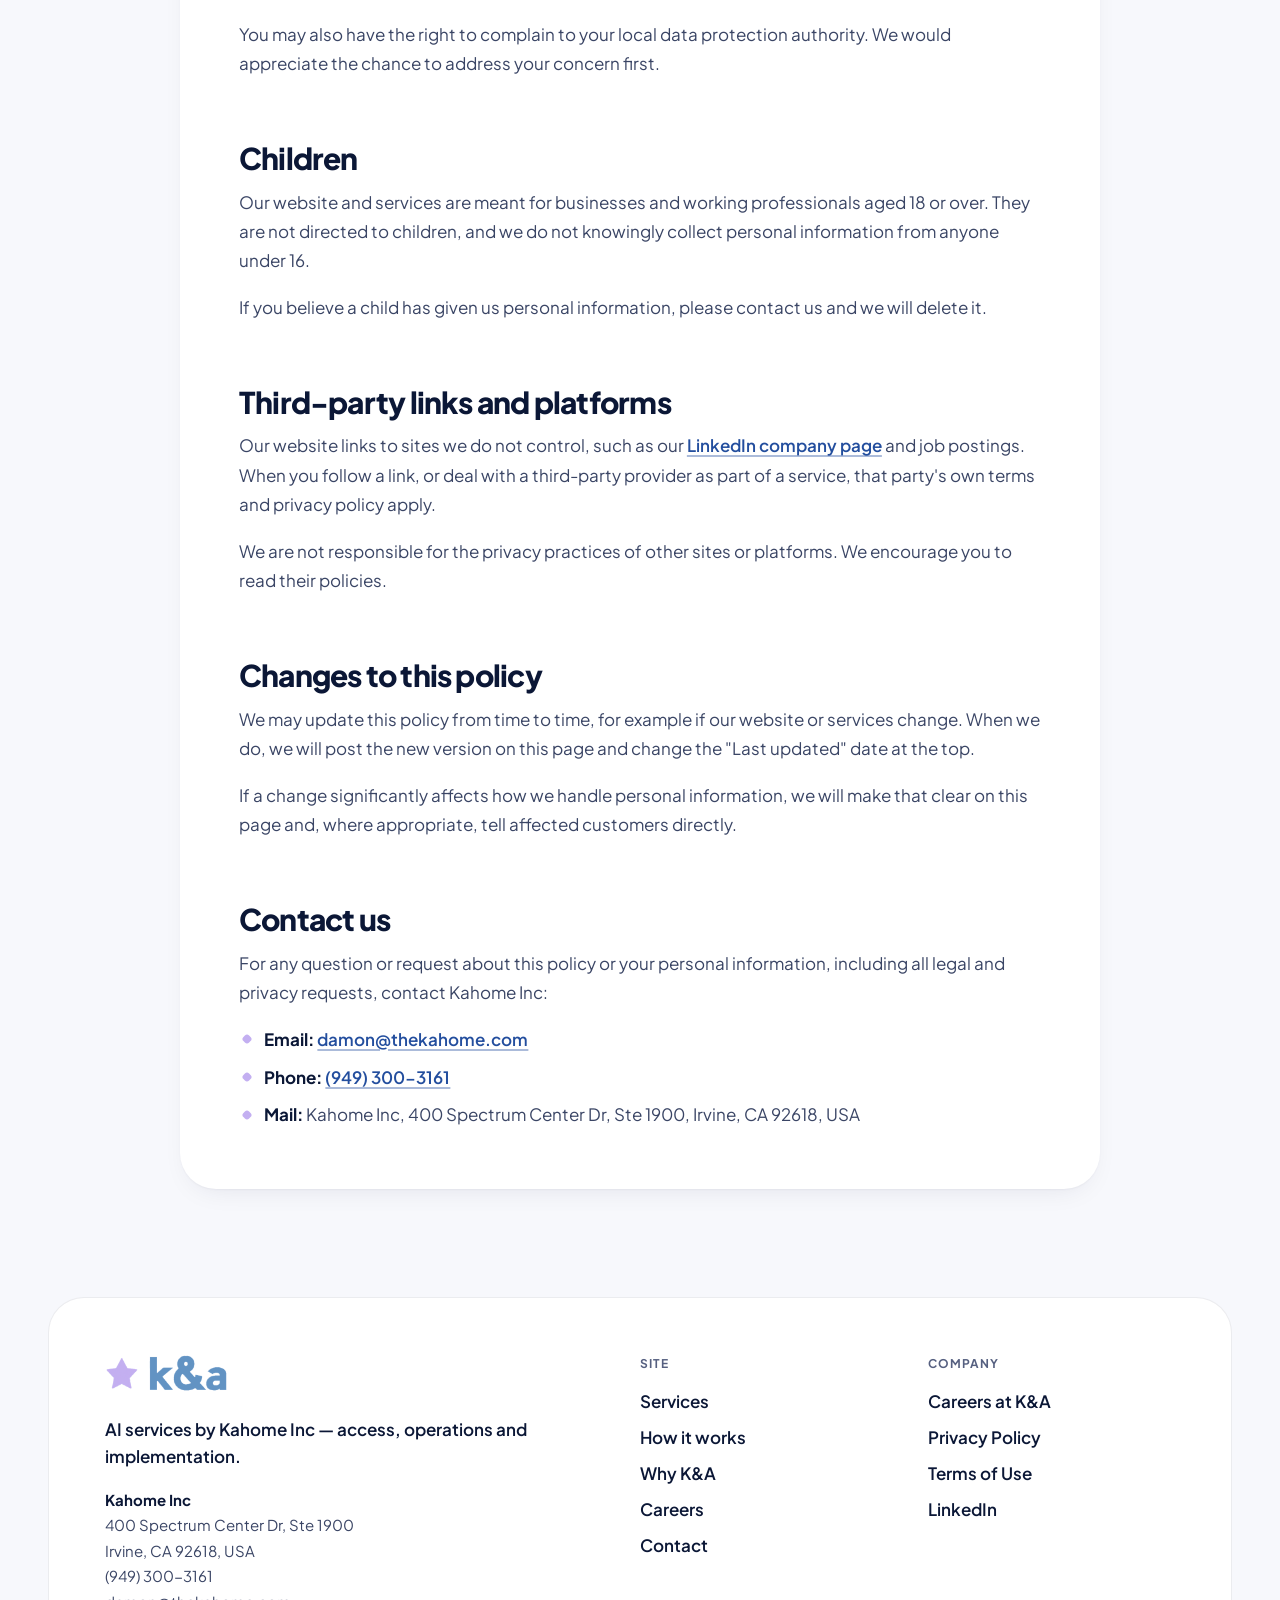
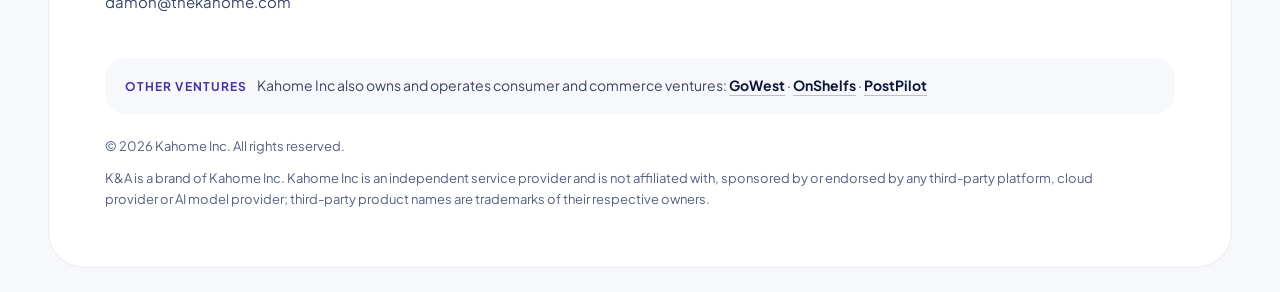
<file: privacy.html>
<!DOCTYPE html>
<html lang="en">
<head>
<meta charset="utf-8">
<meta name="viewport" content="width=device-width, initial-scale=1">
<title data-en="Privacy Policy | K&amp;A by Kahome Inc" data-zh="隐私政策 | K&amp;A · Kahome Inc">Privacy Policy | K&amp;A by Kahome Inc</title>
<meta name="description" content="How Kahome Inc (K&amp;A) collects, uses and shares personal information from website visitors, people who contact us, job applicants and customers, and the choices you have." data-en="How Kahome Inc (K&amp;A) collects, uses and shares personal information from website visitors, people who contact us, job applicants and customers, and the choices you have." data-zh="Kahome Inc（K&amp;A）如何收集、使用和共享网站访客、与我们联系的人、求职者与客户的个人信息，以及你可以作出的选择。本页面仅提供英文版本。">
<meta name="robots" content="index,follow">
<link rel="canonical" href="https://thekahome.com/privacy.html">

<meta property="og:type" content="website">
<meta property="og:site_name" content="K&amp;A by Kahome Inc">
<meta property="og:title" content="Privacy Policy | K&amp;A by Kahome Inc" data-en="Privacy Policy | K&amp;A by Kahome Inc" data-zh="隐私政策 | K&amp;A · Kahome Inc">
<meta property="og:description" content="How Kahome Inc (K&amp;A) collects, uses and shares personal information from website visitors, people who contact us, job applicants and customers, and the choices you have." data-en="How Kahome Inc (K&amp;A) collects, uses and shares personal information from website visitors, people who contact us, job applicants and customers, and the choices you have." data-zh="Kahome Inc（K&amp;A）如何收集、使用和共享网站访客、与我们联系的人、求职者与客户的个人信息，以及你可以作出的选择。本页面仅提供英文版本。">
<meta property="og:url" content="https://thekahome.com/privacy.html">
<meta property="og:image" content="https://thekahome.com/assets/og.jpg">
<meta property="og:image:width" content="1200">
<meta property="og:image:height" content="630">
<meta property="og:image:alt" content="K&amp;A — AI services by Kahome Inc" data-en="K&amp;A — AI services by Kahome Inc" data-zh="K&amp;A · Kahome Inc 旗下 AI 服务">
<meta property="og:locale" content="en_US" data-en="en_US" data-zh="zh_CN">
<meta property="og:locale:alternate" content="zh_CN" data-en="zh_CN" data-zh="en_US">
<meta name="twitter:card" content="summary_large_image">
<meta name="twitter:title" content="Privacy Policy | K&amp;A by Kahome Inc" data-en="Privacy Policy | K&amp;A by Kahome Inc" data-zh="隐私政策 | K&amp;A · Kahome Inc">
<meta name="twitter:description" content="How Kahome Inc (K&amp;A) collects, uses and shares personal information from website visitors, people who contact us, job applicants and customers, and the choices you have." data-en="How Kahome Inc (K&amp;A) collects, uses and shares personal information from website visitors, people who contact us, job applicants and customers, and the choices you have." data-zh="Kahome Inc（K&amp;A）如何收集、使用和共享网站访客、与我们联系的人、求职者与客户的个人信息，以及你可以作出的选择。本页面仅提供英文版本。">
<meta name="twitter:image" content="https://thekahome.com/assets/og.jpg">

<!-- HEAD-COMMON START -->
<meta name="theme-color" content="#F7F8FC">
<meta name="format-detection" content="telephone=no">
<link rel="icon" type="image/png" sizes="32x32" href="assets/brand/favicon-32.png">
<link rel="icon" type="image/png" sizes="512x512" href="assets/brand/favicon-512.png">
<link rel="apple-touch-icon" sizes="180x180" href="assets/brand/favicon-180.png">
<script>
/* pre-paint: mark JS as running and pick the language (?lang=zh… or localStorage "ka-lang") before first paint */
(function(d){var c=d.classList,m=/[?&]lang=([^&#]*)/i.exec(location.search),l=m?m[1]:'';c.add('js');if(!l){try{l=localStorage.getItem('ka-lang')||''}catch(e){}}if(/^zh/i.test(l)){d.lang='zh-Hans';c.add('lang-zh','lang-pending');setTimeout(function(){c.remove('lang-pending')},1500)}})(document.documentElement);
</script>
<link rel="preconnect" href="https://fonts.googleapis.com">
<link rel="preconnect" href="https://fonts.gstatic.com" crossorigin>
<!-- web font: loaded without blocking first paint, so a slow or unreachable font host never holds the page back -->
<link rel="preload" as="style" href="https://fonts.googleapis.com/css2?family=Plus+Jakarta+Sans:wght@400;500;600;700;800&amp;display=swap">
<link rel="stylesheet" href="https://fonts.googleapis.com/css2?family=Plus+Jakarta+Sans:wght@400;500;600;700;800&amp;display=swap" media="print" onload="this.media='all'">
<noscript><link rel="stylesheet" href="https://fonts.googleapis.com/css2?family=Plus+Jakarta+Sans:wght@400;500;600;700;800&amp;display=swap"></noscript>
<link rel="stylesheet" href="styles.css">
<script src="script.js" defer onerror="var d=document.documentElement;d.classList.remove('js','lang-pending','lang-zh');d.lang='en'"></script>
<!-- HEAD-COMMON END -->


<script type="application/ld+json">
{
  "@context": "https://schema.org",
  "@type": "BreadcrumbList",
  "itemListElement": [
    { "@type": "ListItem", "position": 1, "name": "Home", "item": "https://thekahome.com/" },
    { "@type": "ListItem", "position": 2, "name": "Privacy Policy", "item": "https://thekahome.com/privacy.html" }
  ]
}
</script>
</head>
<body>

<!-- HEADER START -->
<a class="skip" href="#main" data-en="Skip to main content" data-zh="跳到主要内容">Skip to main content</a>

<!-- icon sprite (self-drawn) — keep it with the header so every page has the icons -->
<svg class="sprite" width="0" height="0" aria-hidden="true" focusable="false">
  <defs><linearGradient id="g-star" x1="4" y1="3" x2="20" y2="21" gradientUnits="userSpaceOnUse"><stop offset="0" stop-color="#E4D9FC"/><stop offset=".48" stop-color="#B49BF1"/><stop offset="1" stop-color="#84ACE9"/></linearGradient></defs>
  <symbol id="i-star" viewBox="0 0 24 24"><path d="M12 3.1l2.88 5.54 6.15 1.02-4.37 4.45.92 6.18L12 17.5l-5.58 2.79.92-6.18-4.37-4.45 6.15-1.02z" fill="currentColor" stroke="currentColor" stroke-width="1.8" stroke-linejoin="round"/></symbol>
  <symbol id="i-star-grad" viewBox="0 0 24 24"><path d="M12 3.1l2.88 5.54 6.15 1.02-4.37 4.45.92 6.18L12 17.5l-5.58 2.79.92-6.18-4.37-4.45 6.15-1.02z" fill="url(#g-star)" stroke="url(#g-star)" stroke-width="1.8" stroke-linejoin="round"/></symbol>
  <symbol id="i-arrow" viewBox="0 0 16 16"><path d="M2.5 8h10M8.5 3.5L13 8l-4.5 4.5" fill="none" stroke="currentColor" stroke-width="1.8" stroke-linecap="round" stroke-linejoin="round"/></symbol>
  <symbol id="i-out" viewBox="0 0 16 16"><path d="M5 11L11.5 4.5M6 4.5h5.5V10" fill="none" stroke="currentColor" stroke-width="1.8" stroke-linecap="round" stroke-linejoin="round"/></symbol>
  <symbol id="i-check" viewBox="0 0 16 16"><path d="M3.2 8.6l3.1 3 6.5-7.2" fill="none" stroke="currentColor" stroke-width="2.2" stroke-linecap="round" stroke-linejoin="round"/></symbol>
  <symbol id="i-info" viewBox="0 0 24 24"><g fill="none" stroke="currentColor" stroke-width="2" stroke-linecap="round"><circle cx="12" cy="12" r="9"/><path d="M12 11v5.5M12 7.5v.3"/></g></symbol>
  <symbol id="i-key" viewBox="0 0 24 24"><g fill="none" stroke="currentColor" stroke-width="2" stroke-linecap="round" stroke-linejoin="round"><circle cx="7.5" cy="15.5" r="4.5"/><path d="M10.8 12.2L20 3M16.5 6.5l3 3M13.8 9.2l2.4 2.4"/></g></symbol>
  <symbol id="i-loop" viewBox="0 0 24 24"><path d="M20 12a8 8 0 0 1-13.7 5.7M4 12a8 8 0 0 1 13.7-5.7M17.6 2.6v3.8h-3.8M6.4 21.4v-3.8h3.8" fill="none" stroke="currentColor" stroke-width="2" stroke-linecap="round" stroke-linejoin="round"/></symbol>
  <symbol id="i-code" viewBox="0 0 24 24"><path d="M8.5 7l-5 5 5 5M15.5 7l5 5-5 5" fill="none" stroke="currentColor" stroke-width="2.2" stroke-linecap="round" stroke-linejoin="round"/></symbol>
  <symbol id="i-up" viewBox="0 0 24 24"><path d="M4 20h16M7 16v-3M12 16V9M17 16V5" fill="none" stroke="currentColor" stroke-width="2.4" stroke-linecap="round"/></symbol>
  <symbol id="i-chat" viewBox="0 0 24 24"><path d="M4 5h16v11H10.5L5.5 20v-4H4z" fill="none" stroke="currentColor" stroke-width="2" stroke-linecap="round" stroke-linejoin="round"/></symbol>
  <symbol id="i-lock" viewBox="0 0 24 24"><g fill="none" stroke="currentColor" stroke-width="2" stroke-linecap="round" stroke-linejoin="round"><rect x="5" y="11" width="14" height="9.5" rx="2.6"/><path d="M8.2 11V8a3.8 3.8 0 0 1 7.6 0v3"/></g></symbol>
  <symbol id="i-pin" viewBox="0 0 24 24"><g fill="none" stroke="currentColor" stroke-width="2" stroke-linejoin="round"><path d="M12 21s-6.5-5.6-6.5-11a6.5 6.5 0 0 1 13 0c0 5.4-6.5 11-6.5 11z"/><circle cx="12" cy="10" r="2.3"/></g></symbol>
  <symbol id="i-seat" viewBox="0 0 24 24"><g fill="none" stroke="currentColor" stroke-width="2" stroke-linecap="round" stroke-linejoin="round"><circle cx="9" cy="8.5" r="3.2"/><path d="M3.2 19c.6-3 2.9-4.6 5.8-4.6s5.2 1.6 5.8 4.6M16 5.6a3.2 3.2 0 0 1 0 5.8M17.6 14.8c1.7.6 2.8 2 3.2 4.2"/></g></symbol>
  <symbol id="i-plan" viewBox="0 0 24 24"><path d="M12 4l8 4-8 4-8-4zM4 12l8 4 8-4M4 16l8 4 8-4" fill="none" stroke="currentColor" stroke-width="2" stroke-linecap="round" stroke-linejoin="round"/></symbol>
  <symbol id="i-swap" viewBox="0 0 24 24"><path d="M4.5 8.5h14.5M15.5 5L19 8.5 15.5 12M19.5 15.5H5M8.5 12L5 15.5 8.5 19" fill="none" stroke="currentColor" stroke-width="2" stroke-linecap="round" stroke-linejoin="round"/></symbol>
  <symbol id="i-doc" viewBox="0 0 24 24"><path d="M7 3.5h7l4 4v13H7zM14 3.5v4h4M9.8 12.5h4.6M9.8 16h4.6" fill="none" stroke="currentColor" stroke-width="2" stroke-linecap="round" stroke-linejoin="round"/></symbol>
  <symbol id="i-mail" viewBox="0 0 24 24"><g fill="none" stroke="currentColor" stroke-width="2" stroke-linecap="round" stroke-linejoin="round"><rect x="3.5" y="5.5" width="17" height="13" rx="2.6"/><path d="M4.5 7.5l7.5 6 7.5-6"/></g></symbol>
  <symbol id="i-phone" viewBox="0 0 24 24"><path d="M6.5 3.5h3l1.5 4-2 1.5a12 12 0 0 0 6 6l1.5-2 4 1.5v3a2 2 0 0 1-2 2A16 16 0 0 1 4.5 5.5a2 2 0 0 1 2-2z" fill="none" stroke="currentColor" stroke-width="2" stroke-linecap="round" stroke-linejoin="round"/></symbol>
  <symbol id="i-clock" viewBox="0 0 24 24"><g fill="none" stroke="currentColor" stroke-width="2" stroke-linecap="round" stroke-linejoin="round"><circle cx="12" cy="12" r="9"/><path d="M12 7v5.2l3.3 2"/></g></symbol>
  <symbol id="i-globe" viewBox="0 0 24 24"><g fill="none" stroke="currentColor" stroke-width="2" stroke-linecap="round" stroke-linejoin="round"><circle cx="12" cy="12" r="9"/><path d="M3 12h18M12 3c2.6 2.4 4 5.6 4 9s-1.4 6.6-4 9c-2.6-2.4-4-5.6-4-9s1.4-6.6 4-9z"/></g></symbol>
  <symbol id="i-shield" viewBox="0 0 24 24"><path d="M12 3l7.5 2.8v5.4c0 4.6-3 8.1-7.5 9.8-4.5-1.7-7.5-5.2-7.5-9.8V5.8zM8.8 12l2.3 2.3 4.2-4.6" fill="none" stroke="currentColor" stroke-width="2" stroke-linecap="round" stroke-linejoin="round"/></symbol>
  <symbol id="i-brief" viewBox="0 0 24 24"><g fill="none" stroke="currentColor" stroke-width="2" stroke-linecap="round" stroke-linejoin="round"><rect x="3.5" y="7.5" width="17" height="12" rx="2.6"/><path d="M9 7.5V6a2 2 0 0 1 2-2h2a2 2 0 0 1 2 2v1.5M3.5 13h17"/></g></symbol>
  <symbol id="i-home" viewBox="0 0 24 24"><path d="M4 11l8-7 8 7M6.5 9.5V20h11V9.5M10 20v-5.5h4V20" fill="none" stroke="currentColor" stroke-width="2" stroke-linecap="round" stroke-linejoin="round"/></symbol>
  <symbol id="i-search" viewBox="0 0 24 24"><g fill="none" stroke="currentColor" stroke-width="2" stroke-linecap="round" stroke-linejoin="round"><circle cx="10.5" cy="10.5" r="6.5"/><path d="M15.5 15.5l5 5"/></g></symbol>
  <symbol id="i-book" viewBox="0 0 24 24"><path d="M12 6.5c-2-1.6-4.6-2-8-2v13c3.4 0 6 .4 8 2 2-1.6 4.6-2 8-2v-13c-3.4 0-6 .4-8 2zM12 6.5v13" fill="none" stroke="currentColor" stroke-width="2" stroke-linecap="round" stroke-linejoin="round"/></symbol>
</svg>

<header class="hdr" id="site-header">
  <div class="hdr-bar">
    <a class="brand" href="/">
      <img src="assets/brand/logo.png" width="407" height="126" alt="K&amp;A, AI services by Kahome Inc — home" data-alt-en="K&amp;A, AI services by Kahome Inc — home" data-alt-zh="K&amp;A · Kahome Inc 旗下 AI 服务（返回首页）" loading="eager" decoding="async" fetchpriority="high">
    </a>
    <nav class="nav" id="site-nav" aria-label="Primary" data-arialabel-en="Primary" data-arialabel-zh="主导航">
      <ul>
        <li><a class="lnk" href="/#services" data-en="Services" data-zh="服务">Services</a></li>
        <li><a class="lnk" href="/#how" data-en="How it works" data-zh="合作流程">How it works</a></li>
        <li><a class="lnk" href="/#why" data-en="Why K&amp;A" data-zh="为什么选 K&amp;A">Why K&amp;A</a></li>
        <li><a class="lnk" href="/#careers" data-en="Careers" data-zh="加入我们">Careers</a></li>
        <li><a class="lnk" href="/#contact" data-en="Contact" data-zh="联系我们">Contact</a></li>
      </ul>
      <a class="btn btn-dark nav-cta" href="/#contact"><span data-en="Talk to us" data-zh="聊聊你的需求">Talk to us</span><svg class="i" aria-hidden="true" focusable="false"><use href="#i-arrow"/></svg></a>
    </nav>
    <div class="hdr-tools">
      <div class="lang lang-switch" role="group" aria-label="Language" data-arialabel-en="Language" data-arialabel-zh="语言">
        <button type="button" data-lang="en" aria-pressed="true" lang="en">EN</button>
        <button type="button" data-lang="zh" aria-pressed="false" lang="zh-Hans">中文</button>
      </div>
      <a class="btn btn-dark btn-sm hdr-cta" href="/#contact" data-en="Talk to us" data-zh="聊聊需求">Talk to us</a>
      <button type="button" class="nav-toggle" id="nav-toggle" aria-expanded="false" aria-controls="site-nav">
        <i aria-hidden="true"></i><i aria-hidden="true"></i><i aria-hidden="true"></i>
        <span class="vh when-closed" data-en="Open menu" data-zh="打开菜单">Open menu</span>
        <span class="vh when-open" data-en="Close menu" data-zh="关闭菜单">Close menu</span>
      </button>
    </div>
  </div>
</header>
<!-- HEADER END -->

<main id="main">

  <!-- ===== Page head ===== -->
  <section class="page-hero" aria-labelledby="page-h">
    <div class="wrap">
      <svg class="page-hero-stk" viewBox="0 0 24 24" aria-hidden="true" focusable="false"><use href="#i-star-grad"/></svg>
      <div class="narrow">
        <p class="eyebrow"><svg class="i" aria-hidden="true" focusable="false"><use href="#i-star"/></svg><span data-en="Legal" data-zh="法律信息">Legal</span><span aria-hidden="true">·</span><span>Kahome Inc</span></p>
        <h1 id="page-h" data-en="Privacy Policy" data-zh="隐私政策">Privacy Policy</h1>
        <ul class="page-hero-meta">
          <li data-en="Last updated: September 16, 2026" data-zh="最后更新：2026 年 9 月 16 日">Last updated: September 16, 2026</li>
          <li><a href="/terms.html" data-en="See also: Terms of Use" data-zh="另见：使用条款">See also: Terms of Use</a></li>
        </ul>
      </div>
    </div>
  </section>

  <!-- ===== Document (English only by design: no data-en / data-zh inside the TOC or the article) ===== -->
  <section class="sec" aria-label="Privacy Policy" data-arialabel-en="Privacy Policy" data-arialabel-zh="隐私政策">
    <div class="wrap">
    <div class="narrow stack">
      <p class="lang-note" lang="zh-Hans" data-html-en="" data-html-zh="本页面仅提供英文版本。如有疑问，<span class=&quot;nb&quot;>请发邮件至</span> <a href=&quot;mailto:damon@thekahome.com&quot;>damon@thekahome.com</a>"></p>

      <nav class="toc" aria-label="Contents" lang="en">
        <p>Contents</p>
        <ol>
          <li><a href="#summary">The short version</a></li>
          <li><a href="#scope">Who we are and what this policy covers</a></li>
          <li><a href="#information-we-collect">Information we collect and how we collect it</a></li>
          <li><a href="#how-we-use-information">How we use information</a></li>
          <li><a href="#legal-bases">Legal bases for using information</a></li>
          <li><a href="#sharing">How we share information</a></li>
          <li><a href="#retention">How long we keep information</a></li>
          <li><a href="#security">Security</a></li>
          <li><a href="#california-privacy-rights">California privacy rights</a></li>
          <li><a href="#international-visitors">Visitors outside the United States</a></li>
          <li><a href="#children">Children</a></li>
          <li><a href="#third-party-links">Third-party links and platforms</a></li>
          <li><a href="#changes">Changes to this policy</a></li>
          <li><a href="#contact">Contact us</a></li>
        </ol>
      </nav>

      <article class="prose" lang="en">
        <p>This Privacy Policy explains what personal information Kahome Inc ("Kahome", "K&amp;A", "we", "us") collects, how we use it, and the choices you have. It covers our website at <a href="https://thekahome.com/">thekahome.com</a>, people who contact us, job applicants, and the customers who use our services.</p>
        <p>We have tried to keep it short and plain. If anything is unclear, please <a href="#contact">contact us</a>.</p>

        <h2 id="summary">The short version</h2>
        <ul>
          <li>Our website is a simple informational site. It sets no cookies, runs no analytics, has no advertising or tracking pixels, and has no forms or user accounts.</li>
          <li>The only thing the site saves in your browser is your language preference.</li>
          <li>Our website host and our web font provider receive your IP address when a page loads, as explained below.</li>
          <li>If you email or call us, we keep that correspondence so we can respond and keep a record.</li>
          <li>If you are a customer, we handle the business information needed to deliver the services you ordered.</li>
          <li>We do not sell personal information, and we do not share it for cross-context behavioral advertising.</li>
        </ul>

        <h2 id="scope">Who we are and what this policy covers</h2>
        <p>Kahome Inc is a technology services company based in Irvine, California, operating under the K&amp;A brand. We provide AI, cloud and SaaS account operations; AI model and API access services for developers and teams; and enterprise AI implementation, such as agents, workflow automation and custom development.</p>
        <p>Kahome is the business responsible for the personal information described in this policy. Our contact details are in the <a href="#contact">Contact us</a> section.</p>
        <p>Our services are delivered under separate written agreements, orders or statements of work with each customer. If one of those documents says something different from this policy about how we handle information for that customer, that document takes priority for that customer's services.</p>
        <p>This policy does not cover the websites or customers of other brands that Kahome Inc owns or operates. Those sites have their own privacy policies.</p>

        <h2 id="information-we-collect">Information we collect and how we collect it</h2>
        <p>What we collect depends on how you deal with us.</p>

        <h3>When you visit our website</h3>
        <p>Our website is a static informational site. You can read it without telling us anything about yourself. It has no forms, no sign-ups and no user accounts.</p>
        <ul>
          <li><strong>Hosting logs.</strong> The site is hosted on GitHub Pages. Like most web hosts, GitHub may log technical details of each request, such as your IP address, the date and time, the page requested, and browser and device details. GitHub collects and holds these logs under its own <a href="https://docs.github.com/en/site-policy/privacy-policies/github-general-privacy-statement">privacy statement</a>. We do not use them to identify you.</li>
          <li><strong>Web fonts.</strong> The site loads its fonts from Google Fonts. When a page loads, your browser asks Google's servers for the font files, so Google receives your IP address and basic request details. Google handles that information under its own <a href="https://policies.google.com/privacy">privacy policy</a>.</li>
          <li><strong>Language preference.</strong> The site saves your language preference in your browser's local storage under the key "ka-lang". This is the only item the site stores on your device. It stays in your browser, is not sent to us, and contains nothing that identifies you. You can remove it at any time by clearing site data in your browser settings.</li>
        </ul>
        <p>The site does not set cookies. It does not run analytics, and it has no advertising or tracking pixels.</p>

        <h3>When you contact us</h3>
        <p>People reach us by email or phone. When you do, we receive whatever you choose to give us, such as your name, email address, phone number, company, job title, and the content of your message or call.</p>
        <p>We keep this correspondence, and we may keep notes of phone conversations.</p>
        <p>Please do not include sensitive information, such as passwords, full payment card numbers or government ID numbers, in general inquiries.</p>

        <h3>When you apply for a job</h3>
        <p>We advertise open roles on third-party job platforms, such as <a href="https://www.linkedin.com/legal/privacy-policy">LinkedIn</a>, and applicants apply through those platforms. Each platform's own terms and privacy policy govern what happens there. We receive the application information the platform passes to us, such as your name, contact details, resume and answers to screening questions.</p>
        <p>If you send a resume or other application information to us directly, we receive whatever you include, such as your work history, education and skills.</p>
        <p>We use application information only for recruiting and hiring.</p>

        <h3>When you are a customer</h3>
        <p>We provide our services to businesses, developers and teams. To deliver the contracted services we process:</p>
        <ul>
          <li><strong>Business contact details.</strong> Names, job titles, email addresses, phone numbers and postal addresses of the people we deal with at the customer.</li>
          <li><strong>Account and order information.</strong> The services ordered, the accounts, subscriptions and access we set up or manage for the customer, renewal dates, and related status and usage records.</li>
          <li><strong>Billing records.</strong> Invoices, amounts, payment status, billing contacts and billing addresses. Payments for our services are processed by third-party payment processors or by bank transfer. Those providers handle your payment details under their own terms and privacy policies.</li>
          <li><strong>Support communications.</strong> Requests, troubleshooting details and our replies.</li>
        </ul>
        <p>We get most of this directly from the customer. Sometimes a colleague gives us your details, for example by naming you as a billing or technical contact.</p>

        <h3>Information we handle on a customer's behalf</h3>
        <p>Some projects involve working inside a customer's own systems, accounts or data, for example when we build an AI agent or automate a workflow. If that data includes personal information, we handle it on the customer's behalf, on the customer's instructions, and under our agreement with that customer.</p>
        <p>The customer decides how that information is used, and the customer's own privacy policy applies to it. If you have a question or request about that information, please contact the customer directly. If you contact us instead, we will refer your request to the customer.</p>
        <p>Where we provide access to AI models, cloud or software services through accounts and keys held by Kahome Inc, requests made with that access pass to the third-party provider through our account, and we keep the usage records needed to manage and bill the service. The provider handles that data under its own terms and privacy policy.</p>

        <h2 id="how-we-use-information">How we use information</h2>
        <p>We use personal information for these purposes:</p>
        <ul>
          <li>To reply to inquiries and keep a record of our correspondence.</li>
          <li>To set up, deliver, monitor and support the services a customer has ordered, including account setup and provisioning, subscription and renewal management, access and usage management, and record keeping.</li>
          <li>To bill for our services, collect payment and keep financial records.</li>
          <li>To assess job applications, communicate with applicants and make hiring decisions.</li>
          <li>To keep in touch with business contacts about our services. You can ask us to stop at any time.</li>
          <li>To protect our business, our customers and our systems, including preventing fraud and misuse of services.</li>
          <li>To comply with laws, tax and accounting rules and lawful requests, and to establish or defend legal claims.</li>
        </ul>
        <p>We do not use personal information to build advertising profiles. Our website does not track you over time or across other sites.</p>

        <h2 id="legal-bases">Legal bases for using information</h2>
        <p>Some privacy laws, including those of the European Economic Area and the United Kingdom, require us to have a legal basis for using personal information. Where those laws apply, we rely on the following:</p>
        <ul>
          <li><strong>Contract.</strong> We need the information to enter into or carry out an agreement with you or the organization you work for, such as delivering ordered services and billing for them.</li>
          <li><strong>Legitimate interests.</strong> We have a genuine business reason that is not outweighed by your rights, such as answering inquiries, keeping business records, recruiting, keeping in touch with business contacts, and keeping our services secure.</li>
          <li><strong>Legal obligation.</strong> We need to keep or disclose information to comply with the law, such as tax and accounting rules.</li>
          <li><strong>Consent.</strong> In the rare cases where we ask for your consent, you can withdraw it at any time by contacting us. Withdrawing consent does not affect anything done before you withdrew it.</li>
        </ul>

        <h2 id="sharing">How we share information</h2>
        <p>We do not sell personal information. We do not share personal information for cross-context behavioral advertising. We have not done either in the past 12 months.</p>
        <p>We disclose personal information only in these situations:</p>
        <ul>
          <li><strong>Service providers.</strong> Companies that help us run our business, such as website hosting, email and communications, business software, accounting and payment processing. We share only what they need to provide their services to us.</li>
          <li><strong>Providers involved in your services.</strong> When a customer orders a service that involves a third-party AI, cloud or software provider, we give that provider the information it requires to set up, maintain or bill the relevant account or access. Those providers handle the information under their own terms and privacy policies.</li>
          <li><strong>Professional advisers.</strong> Lawyers, accountants, insurers and similar advisers, where needed for their work for us.</li>
          <li><strong>Legal compliance and protection.</strong> When we believe in good faith that disclosure is required by law, a court order or a lawful government request, or is needed to enforce our agreements or protect the rights, property or safety of Kahome, our customers or others.</li>
          <li><strong>Business transfers.</strong> If Kahome is involved in a merger, acquisition, financing, reorganization, or sale of all or part of its business or assets, personal information may be transferred as part of that transaction. This policy will continue to apply to the transferred information unless you are told otherwise.</li>
          <li><strong>At your direction.</strong> When you ask us to share information, or agree that we may.</li>
        </ul>

        <h2 id="retention">How long we keep information</h2>
        <p>We keep personal information only as long as we need it for the purposes in this policy, or as long as the law requires. In deciding how long, we consider why we collected the information, how sensitive it is, whether a legal or tax rule sets a minimum period, and whether there is an open dispute.</p>
        <ul>
          <li><strong>Correspondence.</strong> For as long as needed to handle your inquiry, and for a reasonable period afterward as a business record.</li>
          <li><strong>Customer, order and support records.</strong> For the length of the customer relationship, and afterward for as long as needed for our records, to handle disputes and to meet legal requirements.</li>
          <li><strong>Billing and financial records.</strong> For as long as tax, accounting and other laws require.</li>
          <li><strong>Job applications.</strong> For the length of the hiring process and a reasonable period afterward. If you are hired, your application becomes part of your employment record.</li>
          <li><strong>Language preference.</strong> It stays in your browser until you clear it. We never hold a copy.</li>
        </ul>
        <p>When we no longer need information, we delete it or remove the details that identify you. You can also ask us to delete your information sooner, as described in the rights sections below.</p>

        <h2 id="security">Security</h2>
        <p>We use reasonable technical and organizational measures to protect personal information against loss, misuse and unauthorized access. These measures take into account the kind of information involved and the size of our business, and include limiting access to the people who need it for their work.</p>
        <p>No website, email system or storage method is completely secure, and we cannot guarantee absolute security. If you think your dealings with us have been compromised, please contact us right away.</p>
        <p>If a data breach affects your personal information, we will notify you and the relevant authorities where the law requires it.</p>

        <h2 id="california-privacy-rights">California privacy rights</h2>
        <p>This section applies to California residents. It describes rights under the California Consumer Privacy Act, as amended by the California Privacy Rights Act (together, the "CCPA"). We honor the requests described here from California residents.</p>

        <h3>Information we have collected in the past 12 months</h3>
        <p>The details are in the sections above. Using the CCPA's category names, we have collected:</p>
        <ul>
          <li><strong>Identifiers.</strong> Name, email address, phone number and postal address, from people who contact us, job applicants and customer contacts.</li>
          <li><strong>Customer records information.</strong> Name, address, phone number and billing details, from customers.</li>
          <li><strong>Commercial information.</strong> Records of services ordered and billing history, from customers.</li>
          <li><strong>Professional, employment and education information.</strong> Employer and job title for business contacts, and resume details from job applicants.</li>
          <li><strong>Internet or network activity information.</strong> We do not collect this ourselves. Our website host and font provider receive IP addresses and request details, as described under <a href="#information-we-collect">Information we collect</a>.</li>
          <li><strong>Sensitive personal information.</strong> We do not ask for it through our website. If a project requires us to handle log-in credentials or access keys for a customer's own systems, we use them only to deliver that service. We do not use or disclose sensitive personal information for any purpose beyond those the CCPA permits without a right to limit.</li>
        </ul>
        <p>The sources of this information, the purposes we use it for, the categories of recipients we disclose it to, and how long we keep it are described in the sections above.</p>
        <p>We do not sell personal information or share it for cross-context behavioral advertising, and we do not knowingly sell or share the personal information of anyone under 16.</p>

        <h3>Your rights</h3>
        <ul>
          <li><strong>Right to know.</strong> You can ask what personal information we have collected about you, including the categories, the sources, the purposes, the categories of recipients, and the specific pieces of information.</li>
          <li><strong>Right to delete.</strong> You can ask us to delete personal information we collected from you, subject to exceptions in the law, such as records we must keep for tax or legal reasons.</li>
          <li><strong>Right to correct.</strong> You can ask us to correct inaccurate personal information.</li>
          <li><strong>Right to opt out of sale or sharing.</strong> We do not sell or share personal information, so there is nothing to opt out of.</li>
          <li><strong>Right to limit use of sensitive personal information.</strong> We use sensitive personal information only for purposes the CCPA permits, so there is nothing further to limit.</li>
          <li><strong>Right to non-discrimination.</strong> You can use these rights without being treated worse for doing so.</li>
        </ul>

        <h3>How to exercise your rights</h3>
        <p>Send your request by email to <a href="mailto:damon@thekahome.com">damon@thekahome.com</a>, by phone at <a href="tel:+19493003161">(949) 300-3161</a>, or by mail to Kahome Inc, 400 Spectrum Center Dr, Ste 1900, Irvine, CA 92618, USA. Tell us which right you want to use and give us enough detail to find your information.</p>
        <p>We need to confirm your identity before we act on a request. We usually do this by matching details you give us with information we already hold, for example by replying to the email address we have on file. We use verification details only for that purpose.</p>
        <p>You may use an authorized agent to make a request for you. We will ask the agent for your signed written permission, and we may ask you to confirm the request with us directly.</p>
        <p>We will confirm that we received your request within 10 business days and respond within 45 calendar days. If we need more time, up to a further 45 days, we will tell you why. You can make a request to know up to twice in any 12-month period. We do not charge a fee unless a request is clearly unfounded or excessive.</p>

        <h3>No discrimination</h3>
        <p>We will not discriminate or retaliate against you for using any of these rights. We will not deny you services, charge you a different price, or give you a different level or quality of service because you made a request. We will not retaliate against a job applicant for making a request.</p>

        <h3>Other California disclosures</h3>
        <p>Our website does not track visitors over time or across other sites, and we do not sell or share personal information. For that reason the site does not change its behavior in response to browser "Do Not Track" or Global Privacy Control signals. There is nothing for those signals to switch off.</p>
        <p>Other than the hosting and font requests described above, no third party collects information about you through our website.</p>
        <p>We do not disclose personal information to third parties for their own direct marketing purposes.</p>

        <h2 id="international-visitors">Visitors outside the United States</h2>
        <p>Kahome is based in the United States, and we process information in the United States. If you visit our website, contact us or use our services from another country, your information will be transferred to and processed in the United States. Privacy laws in the United States may be different from, and in some cases less protective than, the laws in your country.</p>
        <p>Depending on where you live, you may have the right to access, correct, delete or receive a copy of your personal information, to restrict or object to our use of it, and to withdraw consent. To make a request, use the details in the <a href="#contact">Contact us</a> section. We will respond as the law that applies to you requires.</p>
        <p>You may also have the right to complain to your local data protection authority. We would appreciate the chance to address your concern first.</p>

        <h2 id="children">Children</h2>
        <p>Our website and services are meant for businesses and working professionals aged 18 or over. They are not directed to children, and we do not knowingly collect personal information from anyone under 16.</p>
        <p>If you believe a child has given us personal information, please contact us and we will delete it.</p>

        <h2 id="third-party-links">Third-party links and platforms</h2>
        <p>Our website links to sites we do not control, such as our <a href="https://www.linkedin.com/company/kahomeinc">LinkedIn company page</a> and job postings. When you follow a link, or deal with a third-party provider as part of a service, that party's own terms and privacy policy apply.</p>
        <p>We are not responsible for the privacy practices of other sites or platforms. We encourage you to read their policies.</p>

        <h2 id="changes">Changes to this policy</h2>
        <p>We may update this policy from time to time, for example if our website or services change. When we do, we will post the new version on this page and change the "Last updated" date at the top.</p>
        <p>If a change significantly affects how we handle personal information, we will make that clear on this page and, where appropriate, tell affected customers directly.</p>

        <h2 id="contact">Contact us</h2>
        <p>For any question or request about this policy or your personal information, including all legal and privacy requests, contact Kahome Inc:</p>
        <ul>
          <li><strong>Email:</strong> <a href="mailto:damon@thekahome.com">damon@thekahome.com</a></li>
          <li><strong>Phone:</strong> <a href="tel:+19493003161">(949) 300-3161</a></li>
          <li><strong>Mail:</strong> Kahome Inc, 400 Spectrum Center Dr, Ste 1900, Irvine, CA 92618, USA</li>
        </ul>
      </article>
    </div>
    </div>
  </section>

</main>

<!-- FOOTER START -->
<footer class="ft">
  <div class="wrap">
    <div class="card ft-card">
      <div class="ft-grid">
        <div class="ft-brand">
          <a class="brand" href="/"><img src="assets/brand/logo.png" width="407" height="126" alt="K&amp;A — home" data-alt-en="K&amp;A — home" data-alt-zh="K&amp;A（返回首页）" loading="lazy" decoding="async"></a>
          <p class="tagline" data-html-en="AI services by Kahome Inc — access, operations and implementation." data-html-zh='Kahome Inc 旗下 AI 服务：<span class="nb">接入、运营、落地。</span>'>AI services by Kahome Inc — access, operations and implementation.</p>
          <address>
            <strong>Kahome Inc</strong>
            <span>400 Spectrum Center Dr, Ste 1900</span><br>
            <span>Irvine, CA 92618, USA</span><br>
            <a href="tel:+19493003161" data-en="(949) 300-3161" data-zh="+1 (949) 300-3161">(949) 300-3161</a><br>
            <a href="mailto:damon@thekahome.com">damon@thekahome.com</a>
          </address>
        </div>
        <nav class="ft-col" aria-label="Footer" data-arialabel-en="Footer" data-arialabel-zh="页脚导航">
          <p class="caps" data-en="Site" data-zh="站内导航">Site</p>
          <ul>
            <li><a href="/#services" data-en="Services" data-zh="服务">Services</a></li>
            <li><a href="/#how" data-en="How it works" data-zh="合作流程">How it works</a></li>
            <li><a href="/#why" data-en="Why K&amp;A" data-zh="为什么选 K&amp;A">Why K&amp;A</a></li>
            <li><a href="/#careers" data-en="Careers" data-zh="加入我们">Careers</a></li>
            <li><a href="/#contact" data-en="Contact" data-zh="联系我们">Contact</a></li>
          </ul>
        </nav>
        <nav class="ft-col" aria-label="Company and legal" data-arialabel-en="Company and legal" data-arialabel-zh="公司与法律信息">
          <p class="caps" data-en="Company" data-zh="公司">Company</p>
          <ul>
            <li><a href="/careers.html" data-en="Careers at K&amp;A" data-zh="了解在 K&amp;A 工作">Careers at K&amp;A</a></li>
            <li><a href="/privacy.html" data-en="Privacy Policy" data-zh="隐私政策">Privacy Policy</a></li>
            <li><a href="/terms.html" data-en="Terms of Use" data-zh="使用条款">Terms of Use</a></li>
            <li><a href="https://www.linkedin.com/company/kahomeinc" target="_blank" rel="noopener"><span>LinkedIn</span><span class="vh" data-en="(opens in a new tab)" data-zh="（在新标签页打开）">(opens in a new tab)</span></a></li>
          </ul>
        </nav>
      </div>
      <p class="ventures"><span class="caps" data-en="Other ventures" data-zh="其他业务">Other ventures</span> <span data-en="Kahome Inc also owns and operates consumer and commerce ventures:" data-zh="Kahome Inc 旗下另有自营的消费与电商类业务：">Kahome Inc also owns and operates consumer and commerce ventures:</span> <a href="https://nowgowest.com" target="_blank" rel="noopener">GoWest</a> · <a href="https://onshelfs.com" target="_blank" rel="noopener">OnShelfs</a> · <a href="https://postpilotlab.com" target="_blank" rel="noopener">PostPilot</a></p>
      <div class="ft-base">
        <p data-en="© 2026 Kahome Inc. All rights reserved." data-zh="© 2026 Kahome Inc 版权所有。">© 2026 Kahome Inc. All rights reserved.</p>
        <p class="disc" data-en="K&amp;A is a brand of Kahome Inc. Kahome Inc is an independent service provider and is not affiliated with, sponsored by or endorsed by any third-party platform, cloud provider or AI model provider; third-party product names are trademarks of their respective owners." data-zh="K&amp;A 是 Kahome Inc 旗下品牌。Kahome Inc 是独立的服务提供商，与任何第三方平台、云服务商或 AI 模型提供方均无隶属、赞助或背书关系；第三方产品名称均为其各自所有者的商标。">K&amp;A is a brand of Kahome Inc. Kahome Inc is an independent service provider and is not affiliated with, sponsored by or endorsed by any third-party platform, cloud provider or AI model provider; third-party product names are trademarks of their respective owners.</p>
      </div>
    </div>
  </div>
</footer>
<!-- FOOTER END -->

</body>
</html>
</file>
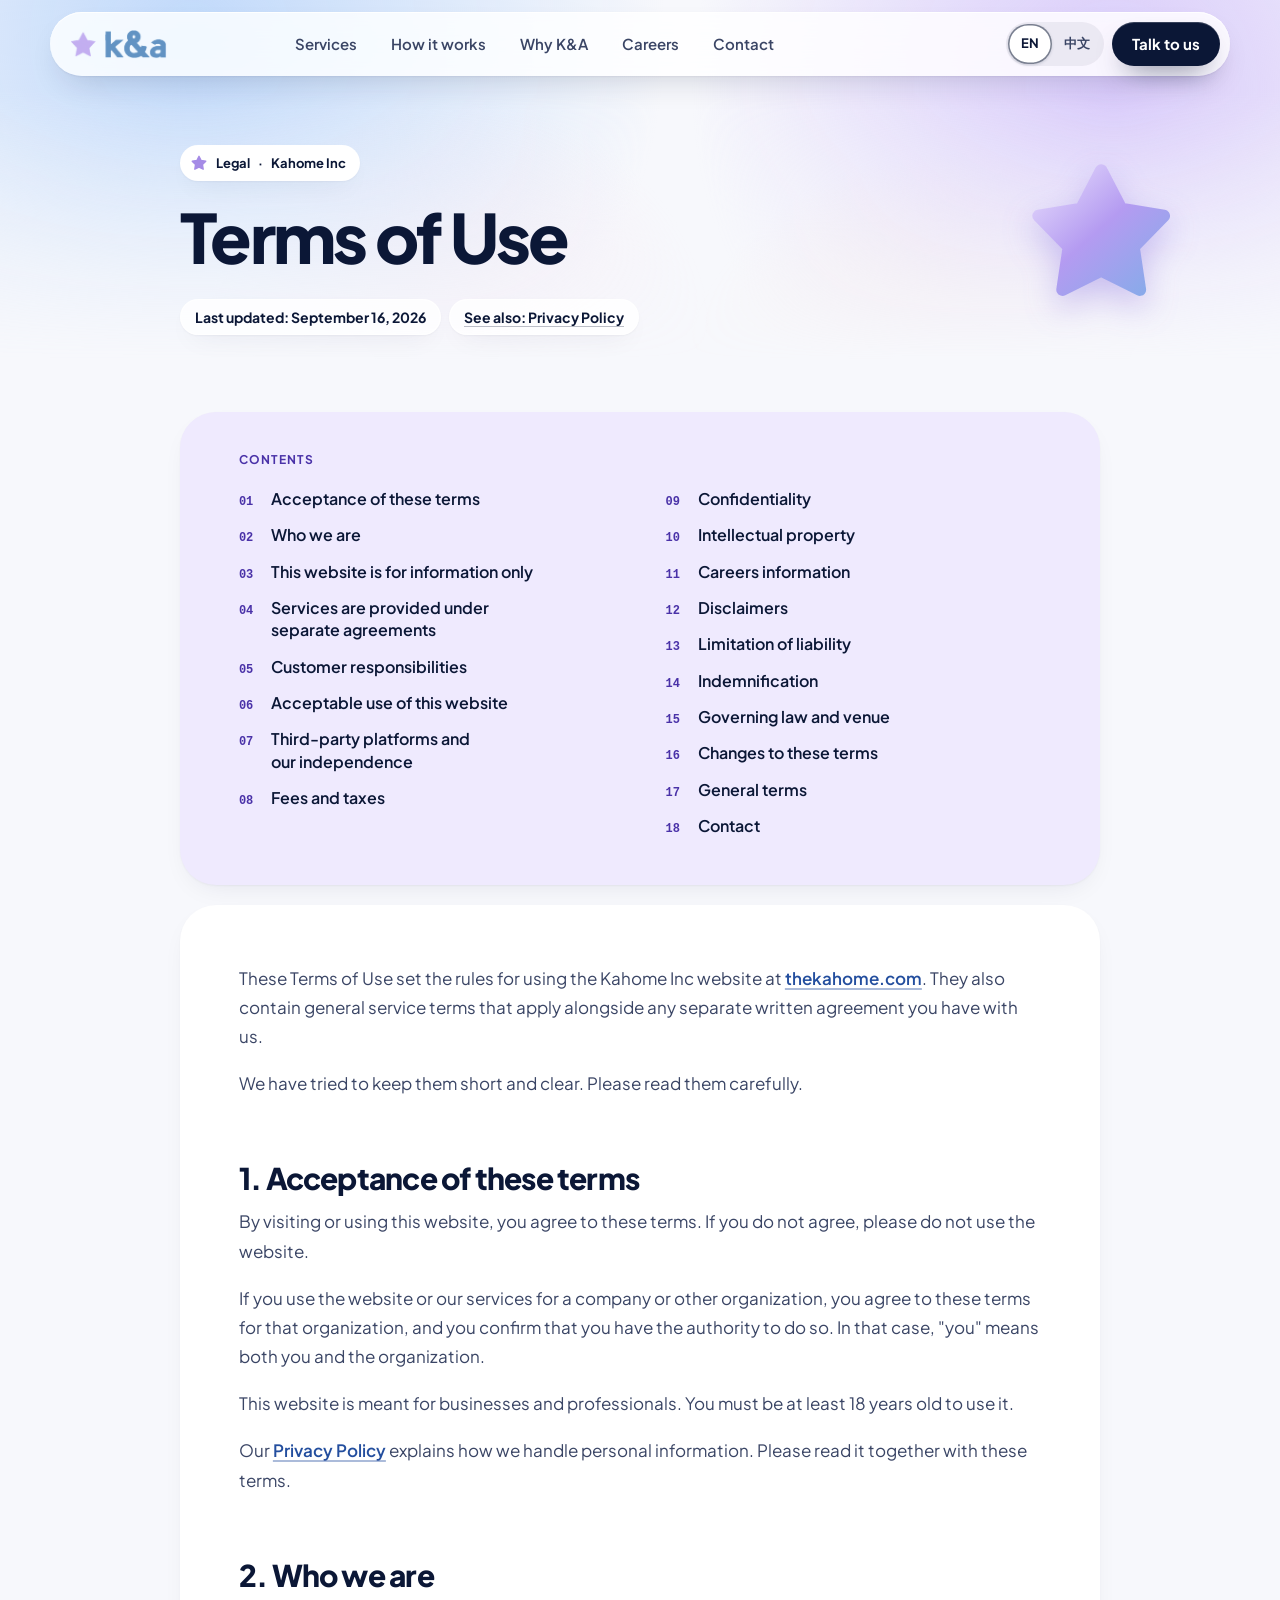
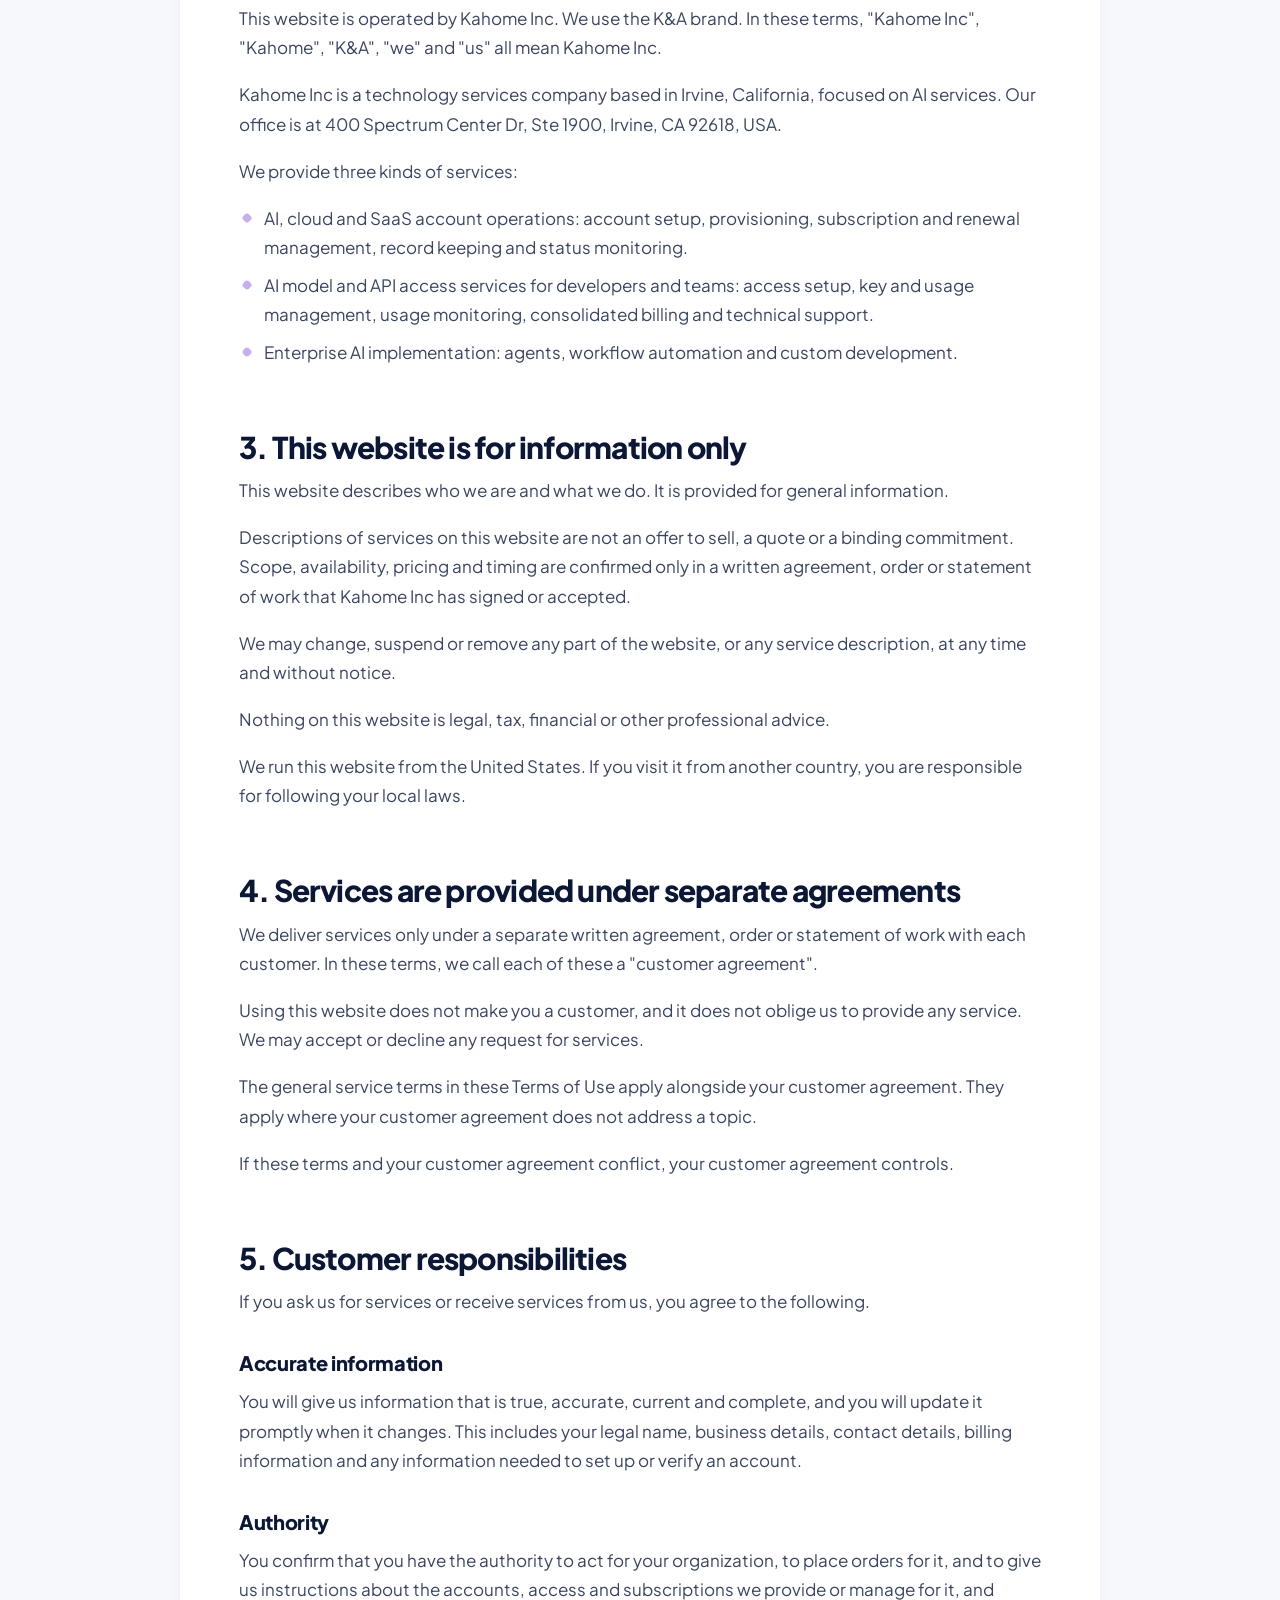
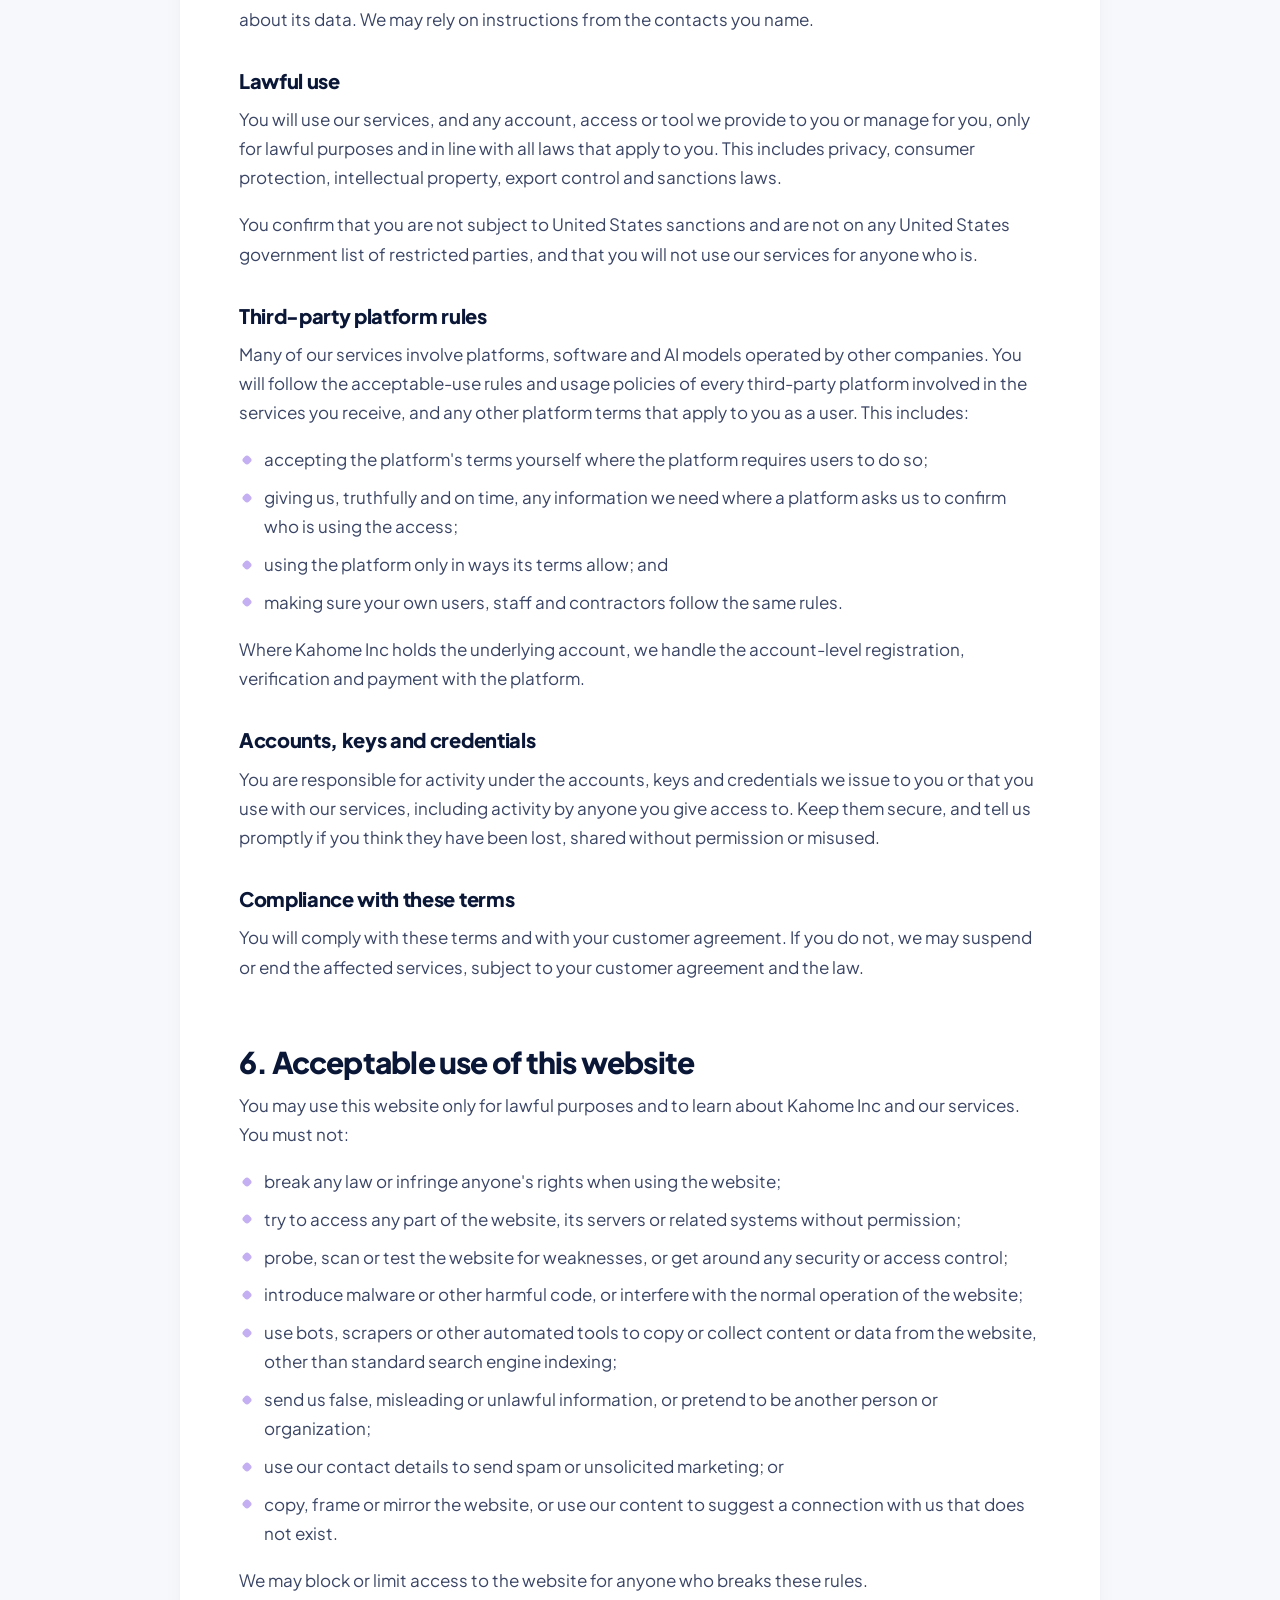
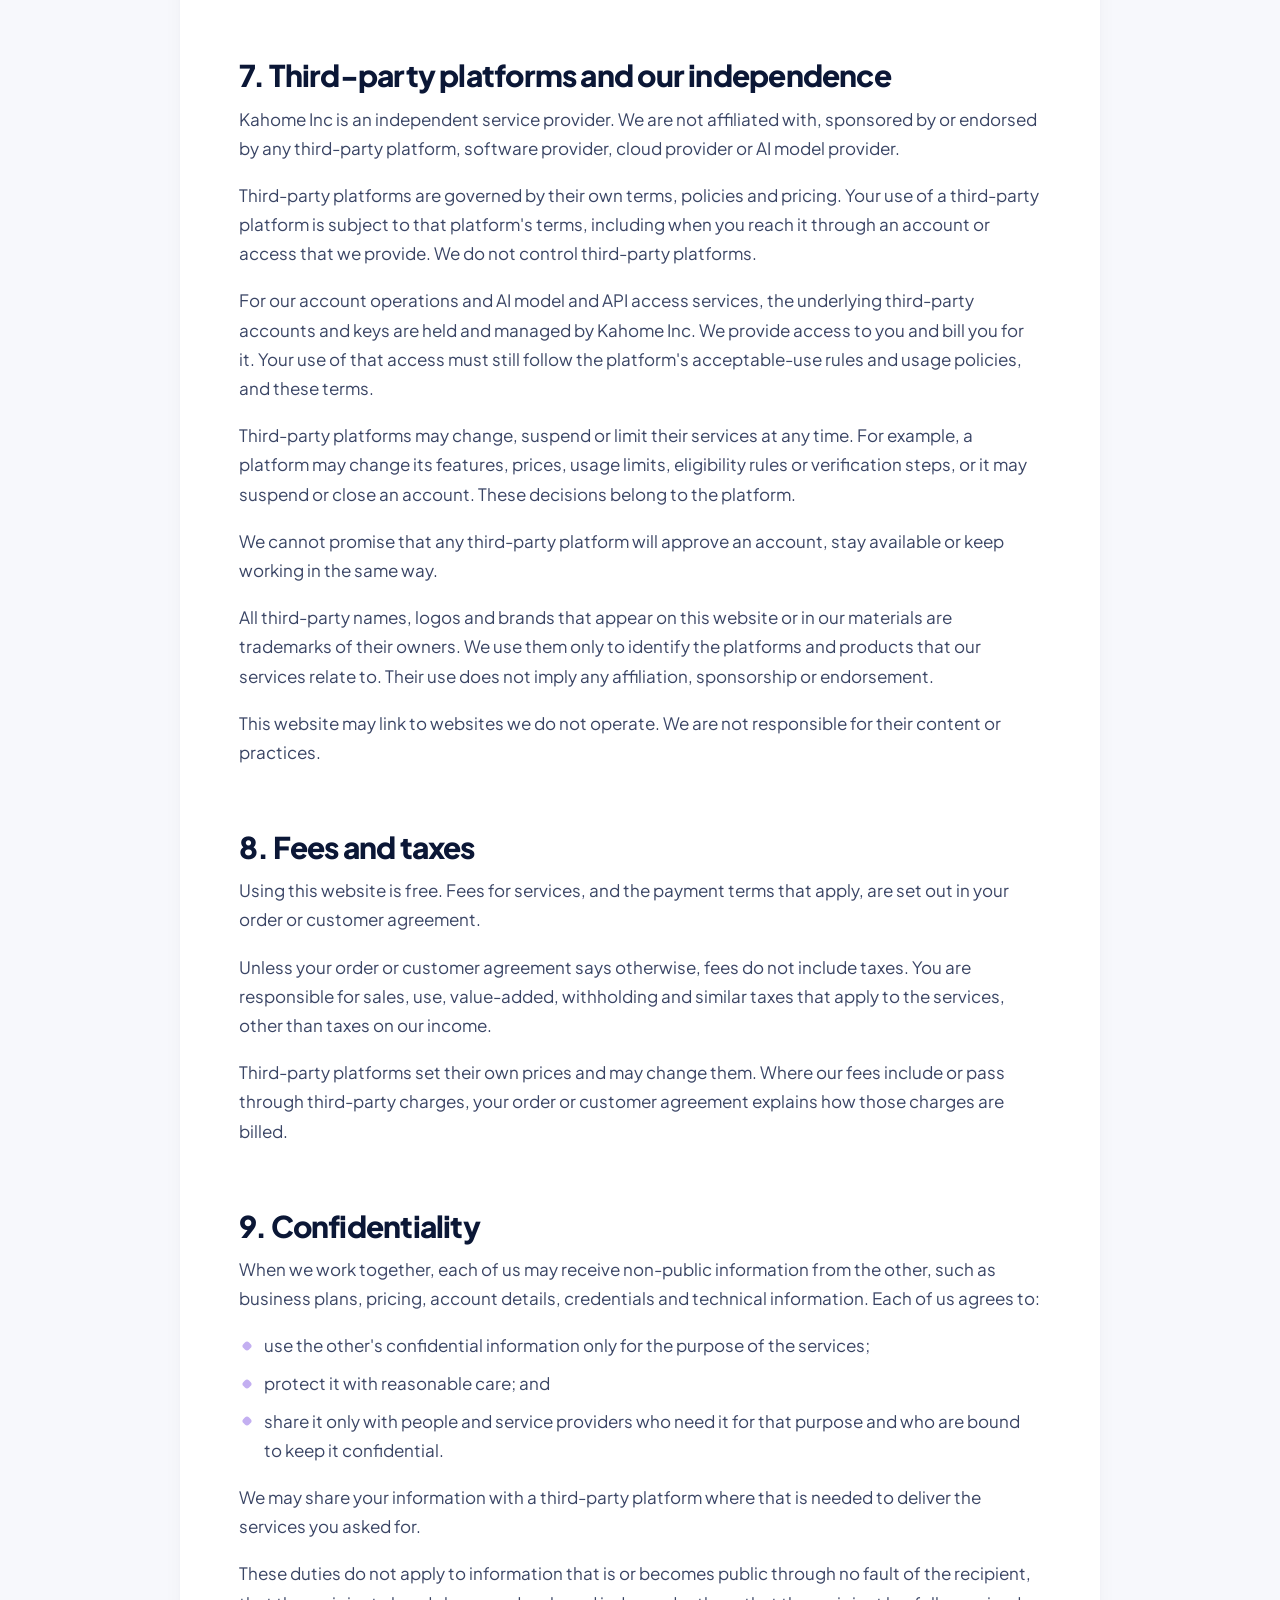
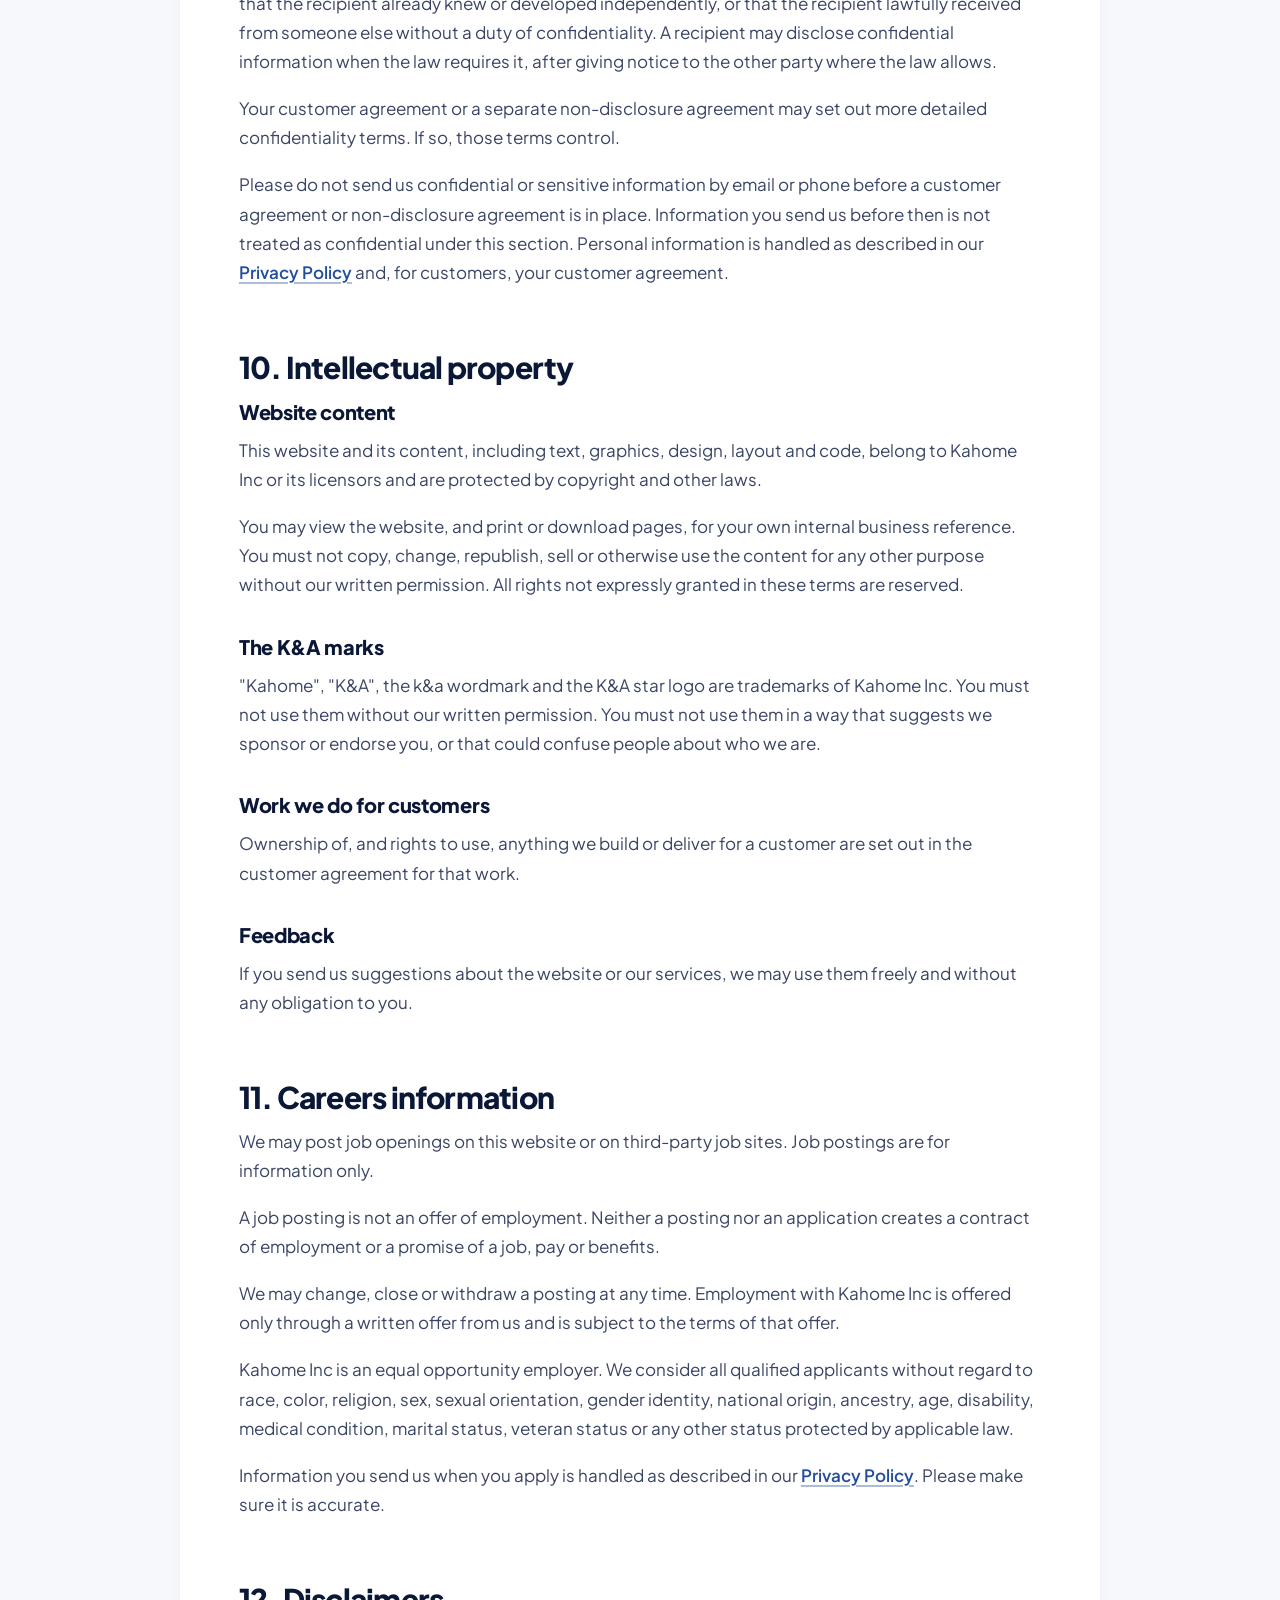
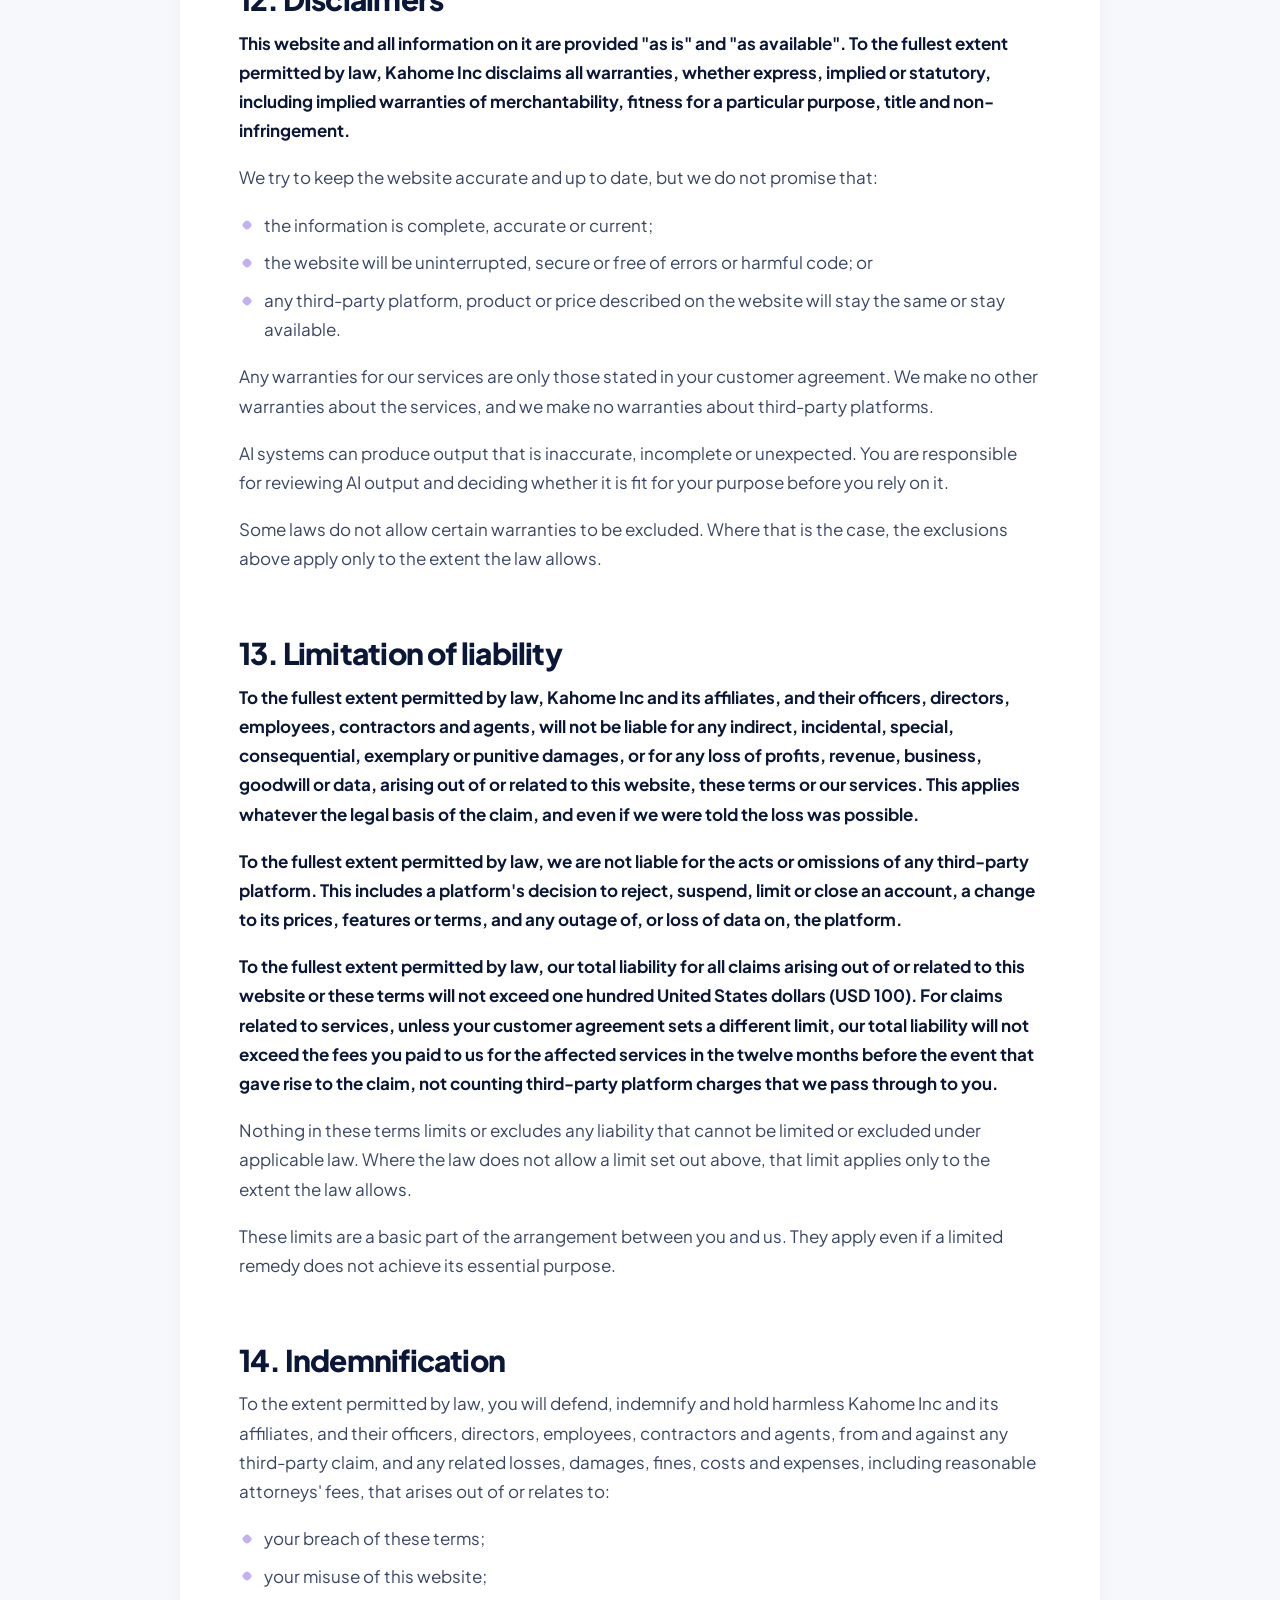
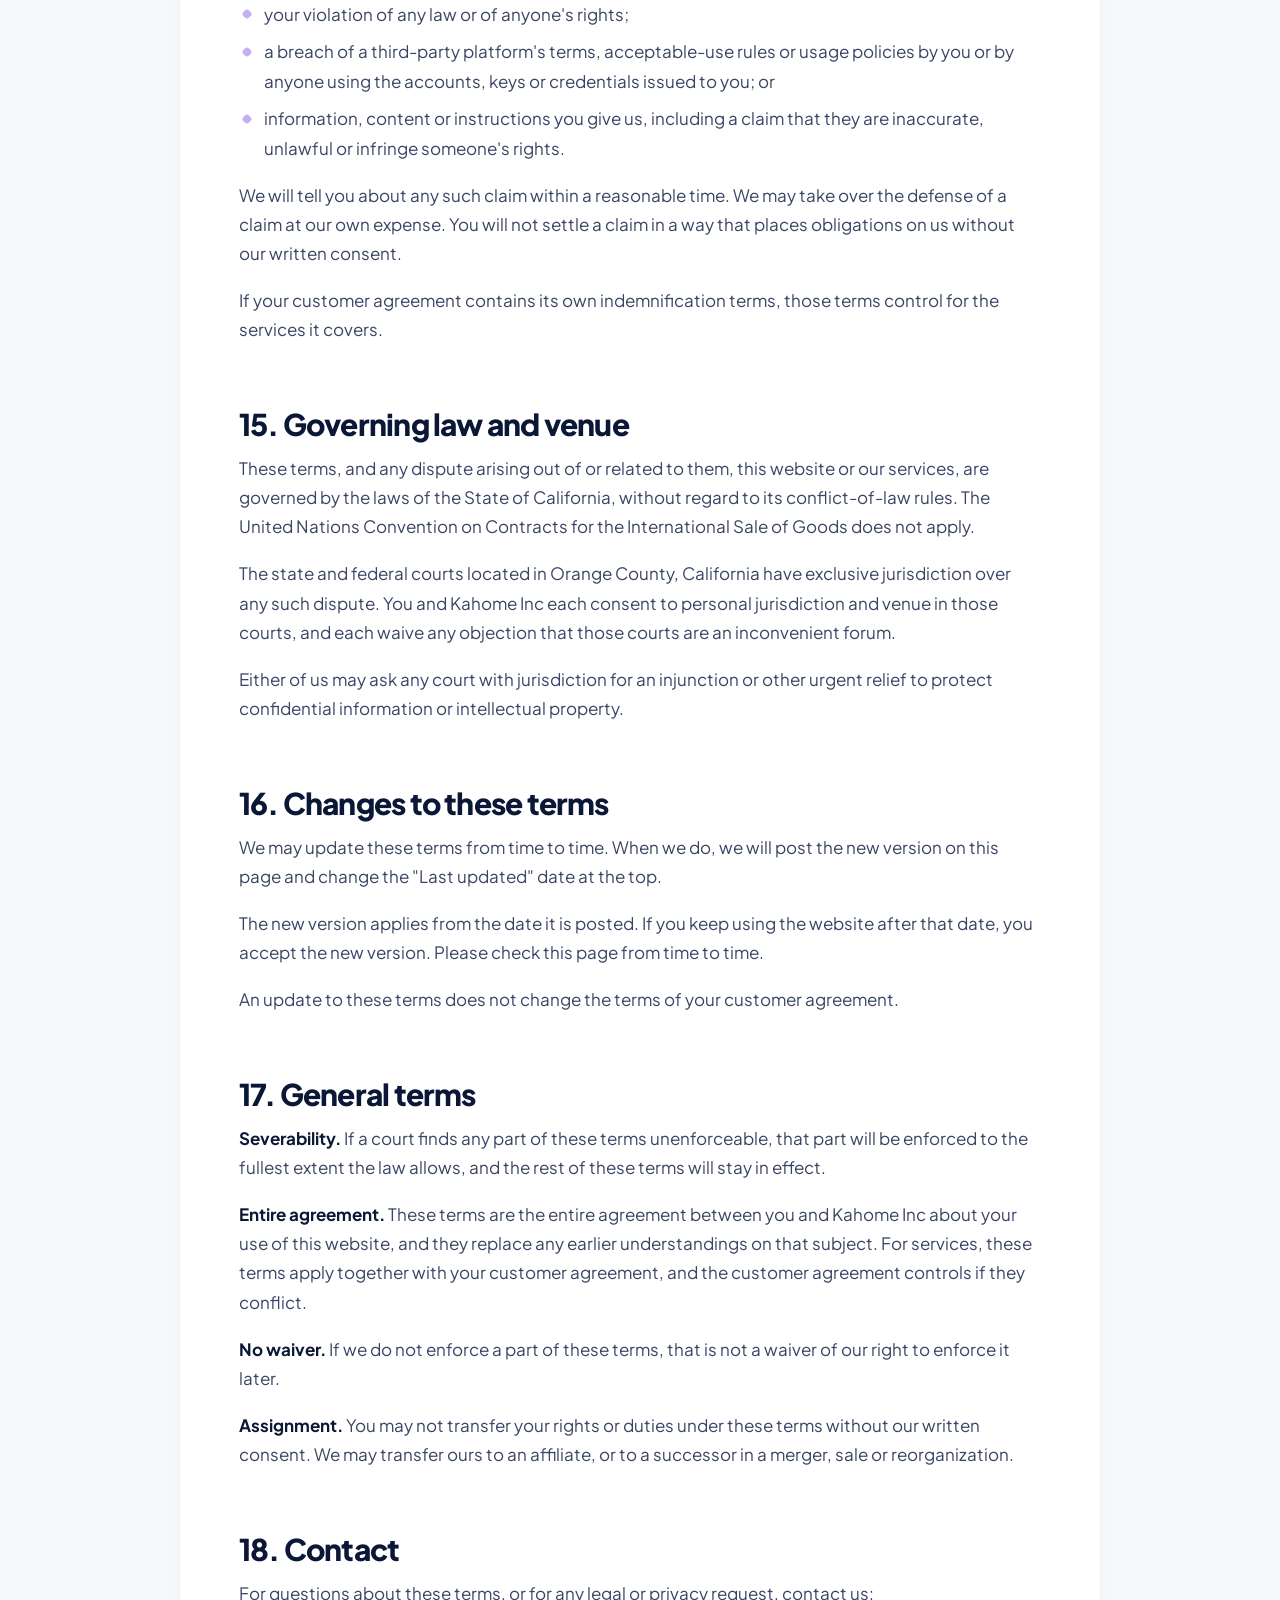
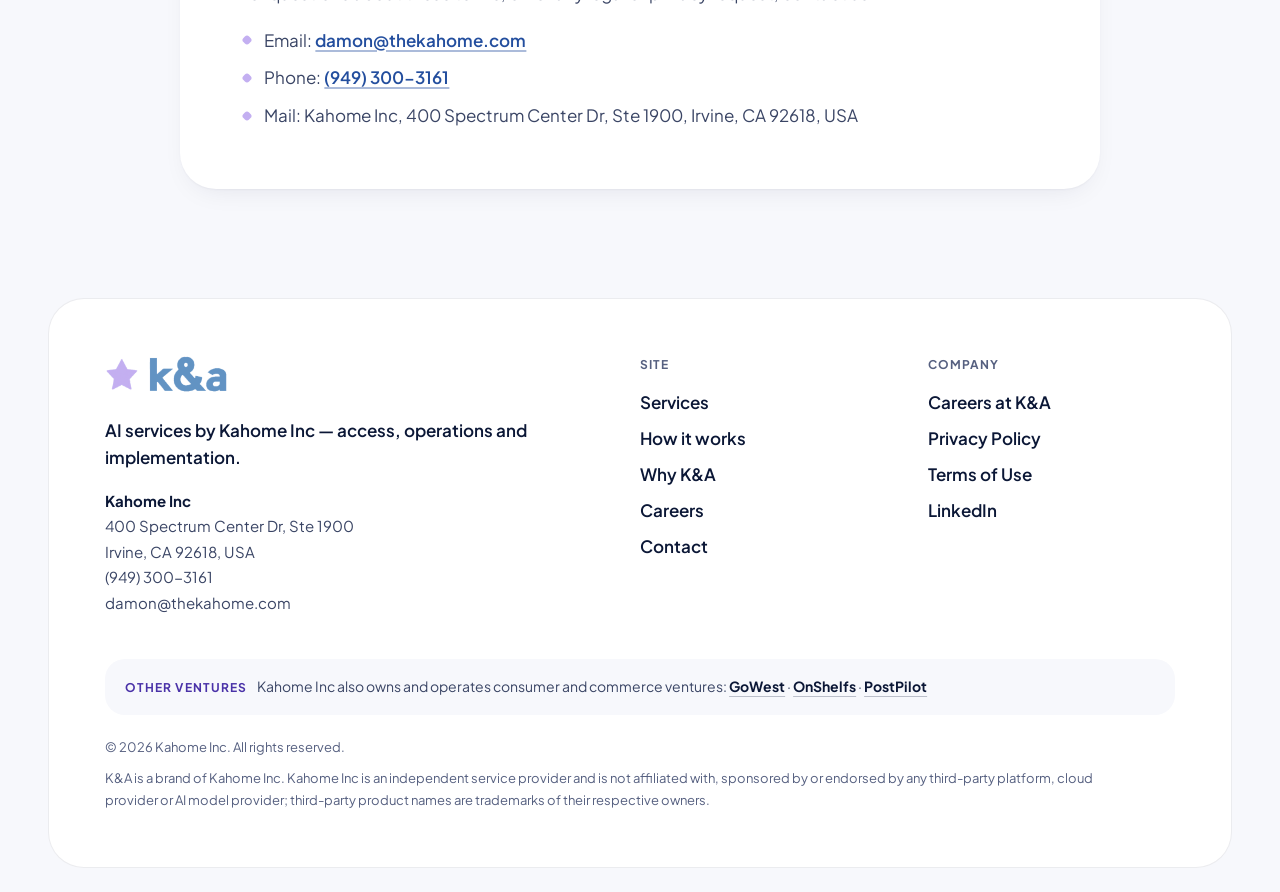
<file: terms.html>
<!DOCTYPE html>
<html lang="en">
<head>
<meta charset="utf-8">
<meta name="viewport" content="width=device-width, initial-scale=1">
<title data-en="Terms of Use | K&amp;A by Kahome Inc" data-zh="使用条款 | K&amp;A · Kahome Inc">Terms of Use | K&amp;A by Kahome Inc</title>
<meta name="description" content="The terms for using the Kahome Inc (K&amp;A) website, plus general service terms that apply alongside a separate written customer agreement." data-en="The terms for using the Kahome Inc (K&amp;A) website, plus general service terms that apply alongside a separate written customer agreement." data-zh="Kahome Inc（K&amp;A）网站的使用条款，以及与书面客户协议并行适用的一般服务条款。本页面仅提供英文版本。">
<meta name="robots" content="index,follow">
<link rel="canonical" href="https://thekahome.com/terms.html">

<meta property="og:type" content="website">
<meta property="og:site_name" content="K&amp;A by Kahome Inc">
<meta property="og:title" content="Terms of Use | K&amp;A by Kahome Inc" data-en="Terms of Use | K&amp;A by Kahome Inc" data-zh="使用条款 | K&amp;A · Kahome Inc">
<meta property="og:description" content="The terms for using the Kahome Inc (K&amp;A) website, plus general service terms that apply alongside a separate written customer agreement." data-en="The terms for using the Kahome Inc (K&amp;A) website, plus general service terms that apply alongside a separate written customer agreement." data-zh="Kahome Inc（K&amp;A）网站的使用条款，以及与书面客户协议并行适用的一般服务条款。本页面仅提供英文版本。">
<meta property="og:url" content="https://thekahome.com/terms.html">
<meta property="og:image" content="https://thekahome.com/assets/og.jpg">
<meta property="og:image:width" content="1200">
<meta property="og:image:height" content="630">
<meta property="og:image:alt" content="K&amp;A — AI services by Kahome Inc" data-en="K&amp;A — AI services by Kahome Inc" data-zh="K&amp;A · Kahome Inc 旗下 AI 服务">
<meta property="og:locale" content="en_US" data-en="en_US" data-zh="zh_CN">
<meta property="og:locale:alternate" content="zh_CN" data-en="zh_CN" data-zh="en_US">
<meta name="twitter:card" content="summary_large_image">
<meta name="twitter:title" content="Terms of Use | K&amp;A by Kahome Inc" data-en="Terms of Use | K&amp;A by Kahome Inc" data-zh="使用条款 | K&amp;A · Kahome Inc">
<meta name="twitter:description" content="The terms for using the Kahome Inc (K&amp;A) website, plus general service terms that apply alongside a separate written customer agreement." data-en="The terms for using the Kahome Inc (K&amp;A) website, plus general service terms that apply alongside a separate written customer agreement." data-zh="Kahome Inc（K&amp;A）网站的使用条款，以及与书面客户协议并行适用的一般服务条款。本页面仅提供英文版本。">
<meta name="twitter:image" content="https://thekahome.com/assets/og.jpg">

<!-- HEAD-COMMON START -->
<meta name="theme-color" content="#F7F8FC">
<meta name="format-detection" content="telephone=no">
<link rel="icon" type="image/png" sizes="32x32" href="assets/brand/favicon-32.png">
<link rel="icon" type="image/png" sizes="512x512" href="assets/brand/favicon-512.png">
<link rel="apple-touch-icon" sizes="180x180" href="assets/brand/favicon-180.png">
<script>
/* pre-paint: mark JS as running and pick the language (?lang=zh… or localStorage "ka-lang") before first paint */
(function(d){var c=d.classList,m=/[?&]lang=([^&#]*)/i.exec(location.search),l=m?m[1]:'';c.add('js');if(!l){try{l=localStorage.getItem('ka-lang')||''}catch(e){}}if(/^zh/i.test(l)){d.lang='zh-Hans';c.add('lang-zh','lang-pending');setTimeout(function(){c.remove('lang-pending')},1500)}})(document.documentElement);
</script>
<link rel="preconnect" href="https://fonts.googleapis.com">
<link rel="preconnect" href="https://fonts.gstatic.com" crossorigin>
<!-- web font: loaded without blocking first paint, so a slow or unreachable font host never holds the page back -->
<link rel="preload" as="style" href="https://fonts.googleapis.com/css2?family=Plus+Jakarta+Sans:wght@400;500;600;700;800&amp;display=swap">
<link rel="stylesheet" href="https://fonts.googleapis.com/css2?family=Plus+Jakarta+Sans:wght@400;500;600;700;800&amp;display=swap" media="print" onload="this.media='all'">
<noscript><link rel="stylesheet" href="https://fonts.googleapis.com/css2?family=Plus+Jakarta+Sans:wght@400;500;600;700;800&amp;display=swap"></noscript>
<link rel="stylesheet" href="styles.css">
<script src="script.js" defer onerror="var d=document.documentElement;d.classList.remove('js','lang-pending','lang-zh');d.lang='en'"></script>
<!-- HEAD-COMMON END -->


<script type="application/ld+json">
{
  "@context": "https://schema.org",
  "@type": "BreadcrumbList",
  "itemListElement": [
    { "@type": "ListItem", "position": 1, "name": "Home", "item": "https://thekahome.com/" },
    { "@type": "ListItem", "position": 2, "name": "Terms of Use", "item": "https://thekahome.com/terms.html" }
  ]
}
</script>
</head>
<body>

<!-- HEADER START -->
<a class="skip" href="#main" data-en="Skip to main content" data-zh="跳到主要内容">Skip to main content</a>

<!-- icon sprite (self-drawn) — keep it with the header so every page has the icons -->
<svg class="sprite" width="0" height="0" aria-hidden="true" focusable="false">
  <defs><linearGradient id="g-star" x1="4" y1="3" x2="20" y2="21" gradientUnits="userSpaceOnUse"><stop offset="0" stop-color="#E4D9FC"/><stop offset=".48" stop-color="#B49BF1"/><stop offset="1" stop-color="#84ACE9"/></linearGradient></defs>
  <symbol id="i-star" viewBox="0 0 24 24"><path d="M12 3.1l2.88 5.54 6.15 1.02-4.37 4.45.92 6.18L12 17.5l-5.58 2.79.92-6.18-4.37-4.45 6.15-1.02z" fill="currentColor" stroke="currentColor" stroke-width="1.8" stroke-linejoin="round"/></symbol>
  <symbol id="i-star-grad" viewBox="0 0 24 24"><path d="M12 3.1l2.88 5.54 6.15 1.02-4.37 4.45.92 6.18L12 17.5l-5.58 2.79.92-6.18-4.37-4.45 6.15-1.02z" fill="url(#g-star)" stroke="url(#g-star)" stroke-width="1.8" stroke-linejoin="round"/></symbol>
  <symbol id="i-arrow" viewBox="0 0 16 16"><path d="M2.5 8h10M8.5 3.5L13 8l-4.5 4.5" fill="none" stroke="currentColor" stroke-width="1.8" stroke-linecap="round" stroke-linejoin="round"/></symbol>
  <symbol id="i-out" viewBox="0 0 16 16"><path d="M5 11L11.5 4.5M6 4.5h5.5V10" fill="none" stroke="currentColor" stroke-width="1.8" stroke-linecap="round" stroke-linejoin="round"/></symbol>
  <symbol id="i-check" viewBox="0 0 16 16"><path d="M3.2 8.6l3.1 3 6.5-7.2" fill="none" stroke="currentColor" stroke-width="2.2" stroke-linecap="round" stroke-linejoin="round"/></symbol>
  <symbol id="i-info" viewBox="0 0 24 24"><g fill="none" stroke="currentColor" stroke-width="2" stroke-linecap="round"><circle cx="12" cy="12" r="9"/><path d="M12 11v5.5M12 7.5v.3"/></g></symbol>
  <symbol id="i-key" viewBox="0 0 24 24"><g fill="none" stroke="currentColor" stroke-width="2" stroke-linecap="round" stroke-linejoin="round"><circle cx="7.5" cy="15.5" r="4.5"/><path d="M10.8 12.2L20 3M16.5 6.5l3 3M13.8 9.2l2.4 2.4"/></g></symbol>
  <symbol id="i-loop" viewBox="0 0 24 24"><path d="M20 12a8 8 0 0 1-13.7 5.7M4 12a8 8 0 0 1 13.7-5.7M17.6 2.6v3.8h-3.8M6.4 21.4v-3.8h3.8" fill="none" stroke="currentColor" stroke-width="2" stroke-linecap="round" stroke-linejoin="round"/></symbol>
  <symbol id="i-code" viewBox="0 0 24 24"><path d="M8.5 7l-5 5 5 5M15.5 7l5 5-5 5" fill="none" stroke="currentColor" stroke-width="2.2" stroke-linecap="round" stroke-linejoin="round"/></symbol>
  <symbol id="i-up" viewBox="0 0 24 24"><path d="M4 20h16M7 16v-3M12 16V9M17 16V5" fill="none" stroke="currentColor" stroke-width="2.4" stroke-linecap="round"/></symbol>
  <symbol id="i-chat" viewBox="0 0 24 24"><path d="M4 5h16v11H10.5L5.5 20v-4H4z" fill="none" stroke="currentColor" stroke-width="2" stroke-linecap="round" stroke-linejoin="round"/></symbol>
  <symbol id="i-lock" viewBox="0 0 24 24"><g fill="none" stroke="currentColor" stroke-width="2" stroke-linecap="round" stroke-linejoin="round"><rect x="5" y="11" width="14" height="9.5" rx="2.6"/><path d="M8.2 11V8a3.8 3.8 0 0 1 7.6 0v3"/></g></symbol>
  <symbol id="i-pin" viewBox="0 0 24 24"><g fill="none" stroke="currentColor" stroke-width="2" stroke-linejoin="round"><path d="M12 21s-6.5-5.6-6.5-11a6.5 6.5 0 0 1 13 0c0 5.4-6.5 11-6.5 11z"/><circle cx="12" cy="10" r="2.3"/></g></symbol>
  <symbol id="i-seat" viewBox="0 0 24 24"><g fill="none" stroke="currentColor" stroke-width="2" stroke-linecap="round" stroke-linejoin="round"><circle cx="9" cy="8.5" r="3.2"/><path d="M3.2 19c.6-3 2.9-4.6 5.8-4.6s5.2 1.6 5.8 4.6M16 5.6a3.2 3.2 0 0 1 0 5.8M17.6 14.8c1.7.6 2.8 2 3.2 4.2"/></g></symbol>
  <symbol id="i-plan" viewBox="0 0 24 24"><path d="M12 4l8 4-8 4-8-4zM4 12l8 4 8-4M4 16l8 4 8-4" fill="none" stroke="currentColor" stroke-width="2" stroke-linecap="round" stroke-linejoin="round"/></symbol>
  <symbol id="i-swap" viewBox="0 0 24 24"><path d="M4.5 8.5h14.5M15.5 5L19 8.5 15.5 12M19.5 15.5H5M8.5 12L5 15.5 8.5 19" fill="none" stroke="currentColor" stroke-width="2" stroke-linecap="round" stroke-linejoin="round"/></symbol>
  <symbol id="i-doc" viewBox="0 0 24 24"><path d="M7 3.5h7l4 4v13H7zM14 3.5v4h4M9.8 12.5h4.6M9.8 16h4.6" fill="none" stroke="currentColor" stroke-width="2" stroke-linecap="round" stroke-linejoin="round"/></symbol>
  <symbol id="i-mail" viewBox="0 0 24 24"><g fill="none" stroke="currentColor" stroke-width="2" stroke-linecap="round" stroke-linejoin="round"><rect x="3.5" y="5.5" width="17" height="13" rx="2.6"/><path d="M4.5 7.5l7.5 6 7.5-6"/></g></symbol>
  <symbol id="i-phone" viewBox="0 0 24 24"><path d="M6.5 3.5h3l1.5 4-2 1.5a12 12 0 0 0 6 6l1.5-2 4 1.5v3a2 2 0 0 1-2 2A16 16 0 0 1 4.5 5.5a2 2 0 0 1 2-2z" fill="none" stroke="currentColor" stroke-width="2" stroke-linecap="round" stroke-linejoin="round"/></symbol>
  <symbol id="i-clock" viewBox="0 0 24 24"><g fill="none" stroke="currentColor" stroke-width="2" stroke-linecap="round" stroke-linejoin="round"><circle cx="12" cy="12" r="9"/><path d="M12 7v5.2l3.3 2"/></g></symbol>
  <symbol id="i-globe" viewBox="0 0 24 24"><g fill="none" stroke="currentColor" stroke-width="2" stroke-linecap="round" stroke-linejoin="round"><circle cx="12" cy="12" r="9"/><path d="M3 12h18M12 3c2.6 2.4 4 5.6 4 9s-1.4 6.6-4 9c-2.6-2.4-4-5.6-4-9s1.4-6.6 4-9z"/></g></symbol>
  <symbol id="i-shield" viewBox="0 0 24 24"><path d="M12 3l7.5 2.8v5.4c0 4.6-3 8.1-7.5 9.8-4.5-1.7-7.5-5.2-7.5-9.8V5.8zM8.8 12l2.3 2.3 4.2-4.6" fill="none" stroke="currentColor" stroke-width="2" stroke-linecap="round" stroke-linejoin="round"/></symbol>
  <symbol id="i-brief" viewBox="0 0 24 24"><g fill="none" stroke="currentColor" stroke-width="2" stroke-linecap="round" stroke-linejoin="round"><rect x="3.5" y="7.5" width="17" height="12" rx="2.6"/><path d="M9 7.5V6a2 2 0 0 1 2-2h2a2 2 0 0 1 2 2v1.5M3.5 13h17"/></g></symbol>
  <symbol id="i-home" viewBox="0 0 24 24"><path d="M4 11l8-7 8 7M6.5 9.5V20h11V9.5M10 20v-5.5h4V20" fill="none" stroke="currentColor" stroke-width="2" stroke-linecap="round" stroke-linejoin="round"/></symbol>
  <symbol id="i-search" viewBox="0 0 24 24"><g fill="none" stroke="currentColor" stroke-width="2" stroke-linecap="round" stroke-linejoin="round"><circle cx="10.5" cy="10.5" r="6.5"/><path d="M15.5 15.5l5 5"/></g></symbol>
  <symbol id="i-book" viewBox="0 0 24 24"><path d="M12 6.5c-2-1.6-4.6-2-8-2v13c3.4 0 6 .4 8 2 2-1.6 4.6-2 8-2v-13c-3.4 0-6 .4-8 2zM12 6.5v13" fill="none" stroke="currentColor" stroke-width="2" stroke-linecap="round" stroke-linejoin="round"/></symbol>
</svg>

<header class="hdr" id="site-header">
  <div class="hdr-bar">
    <a class="brand" href="/">
      <img src="assets/brand/logo.png" width="407" height="126" alt="K&amp;A, AI services by Kahome Inc — home" data-alt-en="K&amp;A, AI services by Kahome Inc — home" data-alt-zh="K&amp;A · Kahome Inc 旗下 AI 服务（返回首页）" loading="eager" decoding="async" fetchpriority="high">
    </a>
    <nav class="nav" id="site-nav" aria-label="Primary" data-arialabel-en="Primary" data-arialabel-zh="主导航">
      <ul>
        <li><a class="lnk" href="/#services" data-en="Services" data-zh="服务">Services</a></li>
        <li><a class="lnk" href="/#how" data-en="How it works" data-zh="合作流程">How it works</a></li>
        <li><a class="lnk" href="/#why" data-en="Why K&amp;A" data-zh="为什么选 K&amp;A">Why K&amp;A</a></li>
        <li><a class="lnk" href="/#careers" data-en="Careers" data-zh="加入我们">Careers</a></li>
        <li><a class="lnk" href="/#contact" data-en="Contact" data-zh="联系我们">Contact</a></li>
      </ul>
      <a class="btn btn-dark nav-cta" href="/#contact"><span data-en="Talk to us" data-zh="聊聊你的需求">Talk to us</span><svg class="i" aria-hidden="true" focusable="false"><use href="#i-arrow"/></svg></a>
    </nav>
    <div class="hdr-tools">
      <div class="lang lang-switch" role="group" aria-label="Language" data-arialabel-en="Language" data-arialabel-zh="语言">
        <button type="button" data-lang="en" aria-pressed="true" lang="en">EN</button>
        <button type="button" data-lang="zh" aria-pressed="false" lang="zh-Hans">中文</button>
      </div>
      <a class="btn btn-dark btn-sm hdr-cta" href="/#contact" data-en="Talk to us" data-zh="聊聊需求">Talk to us</a>
      <button type="button" class="nav-toggle" id="nav-toggle" aria-expanded="false" aria-controls="site-nav">
        <i aria-hidden="true"></i><i aria-hidden="true"></i><i aria-hidden="true"></i>
        <span class="vh when-closed" data-en="Open menu" data-zh="打开菜单">Open menu</span>
        <span class="vh when-open" data-en="Close menu" data-zh="关闭菜单">Close menu</span>
      </button>
    </div>
  </div>
</header>
<!-- HEADER END -->

<main id="main">

  <!-- ===== Page head ===== -->
  <section class="page-hero" aria-labelledby="page-h">
    <div class="wrap">
      <svg class="page-hero-stk" viewBox="0 0 24 24" aria-hidden="true" focusable="false"><use href="#i-star-grad"/></svg>
      <div class="narrow">
        <p class="eyebrow"><svg class="i" aria-hidden="true" focusable="false"><use href="#i-star"/></svg><span data-en="Legal" data-zh="法律信息">Legal</span><span aria-hidden="true">·</span><span>Kahome Inc</span></p>
        <h1 id="page-h" data-en="Terms of Use" data-zh="使用条款">Terms of Use</h1>
        <ul class="page-hero-meta">
          <li data-en="Last updated: September 16, 2026" data-zh="最后更新：2026 年 9 月 16 日">Last updated: September 16, 2026</li>
          <li><a href="/privacy.html" data-en="See also: Privacy Policy" data-zh="另见：隐私政策">See also: Privacy Policy</a></li>
        </ul>
      </div>
    </div>
  </section>

  <!-- ===== Document (English only by design: no data-en / data-zh inside the TOC or the article) ===== -->
  <section class="sec" aria-label="Terms of Use" data-arialabel-en="Terms of Use" data-arialabel-zh="使用条款">
    <div class="wrap">
    <div class="narrow stack">
      <p class="lang-note" lang="zh-Hans" data-html-en="" data-html-zh="本页面仅提供英文版本。如有疑问，<span class=&quot;nb&quot;>请发邮件至</span> <a href=&quot;mailto:damon@thekahome.com&quot;>damon@thekahome.com</a>"></p>

      <nav class="toc" aria-label="Contents" lang="en">
        <p>Contents</p>
        <ol>
          <li><a href="#acceptance">Acceptance of these terms</a></li>
          <li><a href="#who-we-are">Who we are</a></li>
          <li><a href="#informational-website">This website is for information only</a></li>
          <li><a href="#separate-agreements">Services are provided under separate agreements</a></li>
          <li><a href="#customer-responsibilities">Customer responsibilities</a></li>
          <li><a href="#acceptable-use">Acceptable use of this website</a></li>
          <li><a href="#third-party-platforms">Third-party platforms and our independence</a></li>
          <li><a href="#fees-and-taxes">Fees and taxes</a></li>
          <li><a href="#confidentiality">Confidentiality</a></li>
          <li><a href="#intellectual-property">Intellectual property</a></li>
          <li><a href="#careers">Careers information</a></li>
          <li><a href="#disclaimers">Disclaimers</a></li>
          <li><a href="#limitation-of-liability">Limitation of liability</a></li>
          <li><a href="#indemnification">Indemnification</a></li>
          <li><a href="#governing-law">Governing law and venue</a></li>
          <li><a href="#changes">Changes to these terms</a></li>
          <li><a href="#general">General terms</a></li>
          <li><a href="#contact">Contact</a></li>
        </ol>
      </nav>

      <article class="prose" lang="en">
        <p>These Terms of Use set the rules for using the Kahome Inc website at <a href="https://thekahome.com/">thekahome.com</a>. They also contain general service terms that apply alongside any separate written agreement you have with us.</p>
        <p>We have tried to keep them short and clear. Please read them carefully.</p>

        <h2 id="acceptance">1. Acceptance of these terms</h2>
        <p>By visiting or using this website, you agree to these terms. If you do not agree, please do not use the website.</p>
        <p>If you use the website or our services for a company or other organization, you agree to these terms for that organization, and you confirm that you have the authority to do so. In that case, "you" means both you and the organization.</p>
        <p>This website is meant for businesses and professionals. You must be at least 18 years old to use it.</p>
        <p>Our <a href="/privacy.html">Privacy Policy</a> explains how we handle personal information. Please read it together with these terms.</p>

        <h2 id="who-we-are">2. Who we are</h2>
        <p>This website is operated by Kahome Inc. We use the K&amp;A brand. In these terms, "Kahome Inc", "Kahome", "K&amp;A", "we" and "us" all mean Kahome Inc.</p>
        <p>Kahome Inc is a technology services company based in Irvine, California, focused on AI services. Our office is at 400 Spectrum Center Dr, Ste 1900, Irvine, CA 92618, USA.</p>
        <p>We provide three kinds of services:</p>
        <ul>
        <li>AI, cloud and SaaS account operations: account setup, provisioning, subscription and renewal management, record keeping and status monitoring.</li>
        <li>AI model and API access services for developers and teams: access setup, key and usage management, usage monitoring, consolidated billing and technical support.</li>
        <li>Enterprise AI implementation: agents, workflow automation and custom development.</li>
        </ul>

        <h2 id="informational-website">3. This website is for information only</h2>
        <p>This website describes who we are and what we do. It is provided for general information.</p>
        <p>Descriptions of services on this website are not an offer to sell, a quote or a binding commitment. Scope, availability, pricing and timing are confirmed only in a written agreement, order or statement of work that Kahome Inc has signed or accepted.</p>
        <p>We may change, suspend or remove any part of the website, or any service description, at any time and without notice.</p>
        <p>Nothing on this website is legal, tax, financial or other professional advice.</p>
        <p>We run this website from the United States. If you visit it from another country, you are responsible for following your local laws.</p>

        <h2 id="separate-agreements">4. Services are provided under separate agreements</h2>
        <p>We deliver services only under a separate written agreement, order or statement of work with each customer. In these terms, we call each of these a "customer agreement".</p>
        <p>Using this website does not make you a customer, and it does not oblige us to provide any service. We may accept or decline any request for services.</p>
        <p>The general service terms in these Terms of Use apply alongside your customer agreement. They apply where your customer agreement does not address a topic.</p>
        <p>If these terms and your customer agreement conflict, your customer agreement controls.</p>

        <h2 id="customer-responsibilities">5. Customer responsibilities</h2>
        <p>If you ask us for services or receive services from us, you agree to the following.</p>
        <h3>Accurate information</h3>
        <p>You will give us information that is true, accurate, current and complete, and you will update it promptly when it changes. This includes your legal name, business details, contact details, billing information and any information needed to set up or verify an account.</p>
        <h3>Authority</h3>
        <p>You confirm that you have the authority to act for your organization, to place orders for it, and to give us instructions about the accounts, access and subscriptions we provide or manage for it, and about its data. We may rely on instructions from the contacts you name.</p>
        <h3>Lawful use</h3>
        <p>You will use our services, and any account, access or tool we provide to you or manage for you, only for lawful purposes and in line with all laws that apply to you. This includes privacy, consumer protection, intellectual property, export control and sanctions laws.</p>
        <p>You confirm that you are not subject to United States sanctions and are not on any United States government list of restricted parties, and that you will not use our services for anyone who is.</p>
        <h3>Third-party platform rules</h3>
        <p>Many of our services involve platforms, software and AI models operated by other companies. You will follow the acceptable-use rules and usage policies of every third-party platform involved in the services you receive, and any other platform terms that apply to you as a user. This includes:</p>
        <ul>
        <li>accepting the platform's terms yourself where the platform requires users to do so;</li>
        <li>giving us, truthfully and on time, any information we need where a platform asks us to confirm who is using the access;</li>
        <li>using the platform only in ways its terms allow; and</li>
        <li>making sure your own users, staff and contractors follow the same rules.</li>
        </ul>
        <p>Where Kahome Inc holds the underlying account, we handle the account-level registration, verification and payment with the platform.</p>
        <h3>Accounts, keys and credentials</h3>
        <p>You are responsible for activity under the accounts, keys and credentials we issue to you or that you use with our services, including activity by anyone you give access to. Keep them secure, and tell us promptly if you think they have been lost, shared without permission or misused.</p>
        <h3>Compliance with these terms</h3>
        <p>You will comply with these terms and with your customer agreement. If you do not, we may suspend or end the affected services, subject to your customer agreement and the law.</p>

        <h2 id="acceptable-use">6. Acceptable use of this website</h2>
        <p>You may use this website only for lawful purposes and to learn about Kahome Inc and our services. You must not:</p>
        <ul>
        <li>break any law or infringe anyone's rights when using the website;</li>
        <li>try to access any part of the website, its servers or related systems without permission;</li>
        <li>probe, scan or test the website for weaknesses, or get around any security or access control;</li>
        <li>introduce malware or other harmful code, or interfere with the normal operation of the website;</li>
        <li>use bots, scrapers or other automated tools to copy or collect content or data from the website, other than standard search engine indexing;</li>
        <li>send us false, misleading or unlawful information, or pretend to be another person or organization;</li>
        <li>use our contact details to send spam or unsolicited marketing; or</li>
        <li>copy, frame or mirror the website, or use our content to suggest a connection with us that does not exist.</li>
        </ul>
        <p>We may block or limit access to the website for anyone who breaks these rules.</p>

        <h2 id="third-party-platforms">7. Third-party platforms and our independence</h2>
        <p>Kahome Inc is an independent service provider. We are not affiliated with, sponsored by or endorsed by any third-party platform, software provider, cloud provider or AI model provider.</p>
        <p>Third-party platforms are governed by their own terms, policies and pricing. Your use of a third-party platform is subject to that platform's terms, including when you reach it through an account or access that we provide. We do not control third-party platforms.</p>
        <p>For our account operations and AI model and API access services, the underlying third-party accounts and keys are held and managed by Kahome Inc. We provide access to you and bill you for it. Your use of that access must still follow the platform's acceptable-use rules and usage policies, and these terms.</p>
        <p>Third-party platforms may change, suspend or limit their services at any time. For example, a platform may change its features, prices, usage limits, eligibility rules or verification steps, or it may suspend or close an account. These decisions belong to the platform.</p>
        <p>We cannot promise that any third-party platform will approve an account, stay available or keep working in the same way.</p>
        <p>All third-party names, logos and brands that appear on this website or in our materials are trademarks of their owners. We use them only to identify the platforms and products that our services relate to. Their use does not imply any affiliation, sponsorship or endorsement.</p>
        <p>This website may link to websites we do not operate. We are not responsible for their content or practices.</p>

        <h2 id="fees-and-taxes">8. Fees and taxes</h2>
        <p>Using this website is free. Fees for services, and the payment terms that apply, are set out in your order or customer agreement.</p>
        <p>Unless your order or customer agreement says otherwise, fees do not include taxes. You are responsible for sales, use, value-added, withholding and similar taxes that apply to the services, other than taxes on our income.</p>
        <p>Third-party platforms set their own prices and may change them. Where our fees include or pass through third-party charges, your order or customer agreement explains how those charges are billed.</p>

        <h2 id="confidentiality">9. Confidentiality</h2>
        <p>When we work together, each of us may receive non-public information from the other, such as business plans, pricing, account details, credentials and technical information. Each of us agrees to:</p>
        <ul>
        <li>use the other's confidential information only for the purpose of the services;</li>
        <li>protect it with reasonable care; and</li>
        <li>share it only with people and service providers who need it for that purpose and who are bound to keep it confidential.</li>
        </ul>
        <p>We may share your information with a third-party platform where that is needed to deliver the services you asked for.</p>
        <p>These duties do not apply to information that is or becomes public through no fault of the recipient, that the recipient already knew or developed independently, or that the recipient lawfully received from someone else without a duty of confidentiality. A recipient may disclose confidential information when the law requires it, after giving notice to the other party where the law allows.</p>
        <p>Your customer agreement or a separate non-disclosure agreement may set out more detailed confidentiality terms. If so, those terms control.</p>
        <p>Please do not send us confidential or sensitive information by email or phone before a customer agreement or non-disclosure agreement is in place. Information you send us before then is not treated as confidential under this section. Personal information is handled as described in our <a href="/privacy.html">Privacy Policy</a> and, for customers, your customer agreement.</p>

        <h2 id="intellectual-property">10. Intellectual property</h2>
        <h3>Website content</h3>
        <p>This website and its content, including text, graphics, design, layout and code, belong to Kahome Inc or its licensors and are protected by copyright and other laws.</p>
        <p>You may view the website, and print or download pages, for your own internal business reference. You must not copy, change, republish, sell or otherwise use the content for any other purpose without our written permission. All rights not expressly granted in these terms are reserved.</p>
        <h3>The K&amp;A marks</h3>
        <p>"Kahome", "K&amp;A", the k&amp;a wordmark and the K&amp;A star logo are trademarks of Kahome Inc. You must not use them without our written permission. You must not use them in a way that suggests we sponsor or endorse you, or that could confuse people about who we are.</p>
        <h3>Work we do for customers</h3>
        <p>Ownership of, and rights to use, anything we build or deliver for a customer are set out in the customer agreement for that work.</p>
        <h3>Feedback</h3>
        <p>If you send us suggestions about the website or our services, we may use them freely and without any obligation to you.</p>

        <h2 id="careers">11. Careers information</h2>
        <p>We may post job openings on this website or on third-party job sites. Job postings are for information only.</p>
        <p>A job posting is not an offer of employment. Neither a posting nor an application creates a contract of employment or a promise of a job, pay or benefits.</p>
        <p>We may change, close or withdraw a posting at any time. Employment with Kahome Inc is offered only through a written offer from us and is subject to the terms of that offer.</p>
        <p>Kahome Inc is an equal opportunity employer. We consider all qualified applicants without regard to race, color, religion, sex, sexual orientation, gender identity, national origin, ancestry, age, disability, medical condition, marital status, veteran status or any other status protected by applicable law.</p>
        <p>Information you send us when you apply is handled as described in our <a href="/privacy.html">Privacy Policy</a>. Please make sure it is accurate.</p>

        <h2 id="disclaimers">12. Disclaimers</h2>
        <p><strong>This website and all information on it are provided "as is" and "as available". To the fullest extent permitted by law, Kahome Inc disclaims all warranties, whether express, implied or statutory, including implied warranties of merchantability, fitness for a particular purpose, title and non-infringement.</strong></p>
        <p>We try to keep the website accurate and up to date, but we do not promise that:</p>
        <ul>
        <li>the information is complete, accurate or current;</li>
        <li>the website will be uninterrupted, secure or free of errors or harmful code; or</li>
        <li>any third-party platform, product or price described on the website will stay the same or stay available.</li>
        </ul>
        <p>Any warranties for our services are only those stated in your customer agreement. We make no other warranties about the services, and we make no warranties about third-party platforms.</p>
        <p>AI systems can produce output that is inaccurate, incomplete or unexpected. You are responsible for reviewing AI output and deciding whether it is fit for your purpose before you rely on it.</p>
        <p>Some laws do not allow certain warranties to be excluded. Where that is the case, the exclusions above apply only to the extent the law allows.</p>

        <h2 id="limitation-of-liability">13. Limitation of liability</h2>
        <p><strong>To the fullest extent permitted by law, Kahome Inc and its affiliates, and their officers, directors, employees, contractors and agents, will not be liable for any indirect, incidental, special, consequential, exemplary or punitive damages, or for any loss of profits, revenue, business, goodwill or data, arising out of or related to this website, these terms or our services. This applies whatever the legal basis of the claim, and even if we were told the loss was possible.</strong></p>
        <p><strong>To the fullest extent permitted by law, we are not liable for the acts or omissions of any third-party platform. This includes a platform's decision to reject, suspend, limit or close an account, a change to its prices, features or terms, and any outage of, or loss of data on, the platform.</strong></p>
        <p><strong>To the fullest extent permitted by law, our total liability for all claims arising out of or related to this website or these terms will not exceed one hundred United States dollars (USD 100). For claims related to services, unless your customer agreement sets a different limit, our total liability will not exceed the fees you paid to us for the affected services in the twelve months before the event that gave rise to the claim, not counting third-party platform charges that we pass through to you.</strong></p>
        <p>Nothing in these terms limits or excludes any liability that cannot be limited or excluded under applicable law. Where the law does not allow a limit set out above, that limit applies only to the extent the law allows.</p>
        <p>These limits are a basic part of the arrangement between you and us. They apply even if a limited remedy does not achieve its essential purpose.</p>

        <h2 id="indemnification">14. Indemnification</h2>
        <p>To the extent permitted by law, you will defend, indemnify and hold harmless Kahome Inc and its affiliates, and their officers, directors, employees, contractors and agents, from and against any third-party claim, and any related losses, damages, fines, costs and expenses, including reasonable attorneys' fees, that arises out of or relates to:</p>
        <ul>
        <li>your breach of these terms;</li>
        <li>your misuse of this website;</li>
        <li>your violation of any law or of anyone's rights;</li>
        <li>a breach of a third-party platform's terms, acceptable-use rules or usage policies by you or by anyone using the accounts, keys or credentials issued to you; or</li>
        <li>information, content or instructions you give us, including a claim that they are inaccurate, unlawful or infringe someone's rights.</li>
        </ul>
        <p>We will tell you about any such claim within a reasonable time. We may take over the defense of a claim at our own expense. You will not settle a claim in a way that places obligations on us without our written consent.</p>
        <p>If your customer agreement contains its own indemnification terms, those terms control for the services it covers.</p>

        <h2 id="governing-law">15. Governing law and venue</h2>
        <p>These terms, and any dispute arising out of or related to them, this website or our services, are governed by the laws of the State of California, without regard to its conflict-of-law rules. The United Nations Convention on Contracts for the International Sale of Goods does not apply.</p>
        <p>The state and federal courts located in Orange County, California have exclusive jurisdiction over any such dispute. You and Kahome Inc each consent to personal jurisdiction and venue in those courts, and each waive any objection that those courts are an inconvenient forum.</p>
        <p>Either of us may ask any court with jurisdiction for an injunction or other urgent relief to protect confidential information or intellectual property.</p>

        <h2 id="changes">16. Changes to these terms</h2>
        <p>We may update these terms from time to time. When we do, we will post the new version on this page and change the "Last updated" date at the top.</p>
        <p>The new version applies from the date it is posted. If you keep using the website after that date, you accept the new version. Please check this page from time to time.</p>
        <p>An update to these terms does not change the terms of your customer agreement.</p>

        <h2 id="general">17. General terms</h2>
        <p><strong>Severability.</strong> If a court finds any part of these terms unenforceable, that part will be enforced to the fullest extent the law allows, and the rest of these terms will stay in effect.</p>
        <p><strong>Entire agreement.</strong> These terms are the entire agreement between you and Kahome Inc about your use of this website, and they replace any earlier understandings on that subject. For services, these terms apply together with your customer agreement, and the customer agreement controls if they conflict.</p>
        <p><strong>No waiver.</strong> If we do not enforce a part of these terms, that is not a waiver of our right to enforce it later.</p>
        <p><strong>Assignment.</strong> You may not transfer your rights or duties under these terms without our written consent. We may transfer ours to an affiliate, or to a successor in a merger, sale or reorganization.</p>

        <h2 id="contact">18. Contact</h2>
        <p>For questions about these terms, or for any legal or privacy request, contact us:</p>
        <ul>
        <li>Email: <a href="mailto:damon@thekahome.com">damon@thekahome.com</a></li>
        <li>Phone: <a href="tel:+19493003161">(949) 300-3161</a></li>
        <li>Mail: Kahome Inc, 400 Spectrum Center Dr, Ste 1900, Irvine, CA 92618, USA</li>
        </ul>
      </article>
    </div>
    </div>
  </section>

</main>

<!-- FOOTER START -->
<footer class="ft">
  <div class="wrap">
    <div class="card ft-card">
      <div class="ft-grid">
        <div class="ft-brand">
          <a class="brand" href="/"><img src="assets/brand/logo.png" width="407" height="126" alt="K&amp;A — home" data-alt-en="K&amp;A — home" data-alt-zh="K&amp;A（返回首页）" loading="lazy" decoding="async"></a>
          <p class="tagline" data-html-en="AI services by Kahome Inc — access, operations and implementation." data-html-zh='Kahome Inc 旗下 AI 服务：<span class="nb">接入、运营、落地。</span>'>AI services by Kahome Inc — access, operations and implementation.</p>
          <address>
            <strong>Kahome Inc</strong>
            <span>400 Spectrum Center Dr, Ste 1900</span><br>
            <span>Irvine, CA 92618, USA</span><br>
            <a href="tel:+19493003161" data-en="(949) 300-3161" data-zh="+1 (949) 300-3161">(949) 300-3161</a><br>
            <a href="mailto:damon@thekahome.com">damon@thekahome.com</a>
          </address>
        </div>
        <nav class="ft-col" aria-label="Footer" data-arialabel-en="Footer" data-arialabel-zh="页脚导航">
          <p class="caps" data-en="Site" data-zh="站内导航">Site</p>
          <ul>
            <li><a href="/#services" data-en="Services" data-zh="服务">Services</a></li>
            <li><a href="/#how" data-en="How it works" data-zh="合作流程">How it works</a></li>
            <li><a href="/#why" data-en="Why K&amp;A" data-zh="为什么选 K&amp;A">Why K&amp;A</a></li>
            <li><a href="/#careers" data-en="Careers" data-zh="加入我们">Careers</a></li>
            <li><a href="/#contact" data-en="Contact" data-zh="联系我们">Contact</a></li>
          </ul>
        </nav>
        <nav class="ft-col" aria-label="Company and legal" data-arialabel-en="Company and legal" data-arialabel-zh="公司与法律信息">
          <p class="caps" data-en="Company" data-zh="公司">Company</p>
          <ul>
            <li><a href="/careers.html" data-en="Careers at K&amp;A" data-zh="了解在 K&amp;A 工作">Careers at K&amp;A</a></li>
            <li><a href="/privacy.html" data-en="Privacy Policy" data-zh="隐私政策">Privacy Policy</a></li>
            <li><a href="/terms.html" data-en="Terms of Use" data-zh="使用条款">Terms of Use</a></li>
            <li><a href="https://www.linkedin.com/company/kahomeinc" target="_blank" rel="noopener"><span>LinkedIn</span><span class="vh" data-en="(opens in a new tab)" data-zh="（在新标签页打开）">(opens in a new tab)</span></a></li>
          </ul>
        </nav>
      </div>
      <p class="ventures"><span class="caps" data-en="Other ventures" data-zh="其他业务">Other ventures</span> <span data-en="Kahome Inc also owns and operates consumer and commerce ventures:" data-zh="Kahome Inc 旗下另有自营的消费与电商类业务：">Kahome Inc also owns and operates consumer and commerce ventures:</span> <a href="https://nowgowest.com" target="_blank" rel="noopener">GoWest</a> · <a href="https://onshelfs.com" target="_blank" rel="noopener">OnShelfs</a> · <a href="https://postpilotlab.com" target="_blank" rel="noopener">PostPilot</a></p>
      <div class="ft-base">
        <p data-en="© 2026 Kahome Inc. All rights reserved." data-zh="© 2026 Kahome Inc 版权所有。">© 2026 Kahome Inc. All rights reserved.</p>
        <p class="disc" data-en="K&amp;A is a brand of Kahome Inc. Kahome Inc is an independent service provider and is not affiliated with, sponsored by or endorsed by any third-party platform, cloud provider or AI model provider; third-party product names are trademarks of their respective owners." data-zh="K&amp;A 是 Kahome Inc 旗下品牌。Kahome Inc 是独立的服务提供商，与任何第三方平台、云服务商或 AI 模型提供方均无隶属、赞助或背书关系；第三方产品名称均为其各自所有者的商标。">K&amp;A is a brand of Kahome Inc. Kahome Inc is an independent service provider and is not affiliated with, sponsored by or endorsed by any third-party platform, cloud provider or AI model provider; third-party product names are trademarks of their respective owners.</p>
      </div>
    </div>
  </div>
</footer>
<!-- FOOTER END -->

</body>
</html>
</file>
<file: styles.css>
/* ==========================================================================
   K&A (Kahome Inc) — thekahome.com · shared stylesheet · "Soft Light Bento"
   Used by index.html and every sub-page (careers, privacy, terms, 404).
   All styling lives here; pages carry no <style> blocks and no style="" attributes.

   ORDER   Tokens · Base · Type · Buttons · Cards · Header · Homepage sections
           (hero, services, who, how, why, careers, contact) · Footer ·
           Sub-page kit · Compact mobile rhythm · Reveal · Reduced motion · Print

   BREAKPOINTS   <360 · 360–383 (English hero chip only) · <480 · <560 · 600–1023 (header CTA) · <720 (compact rhythm) · 720 ·
                 1024 (menu <-> inline nav, 12-col bento) · 1100 · 1200 · 1280 (developer mock-up in "Who we serve"; role-card side lists)
   TOUCH         below 1024px the logos, the footer phone / email / nav links, .toc links, .link-arrow, the
                 contact map link, the breadcrumb link and links inside meta chips have a tap height of at least 44px.

   HOOKS SET BY script.js / the pre-paint script in HEAD-COMMON
           html.js            JavaScript is running (without it the nav links wrap inside the bar)
           html.lang-zh       Chinese is active (html[lang="zh-Hans"] is set as well)
           html.lang-pending  Chinese requested, text swap not done yet (body hidden, max 1.5s)
           html.is-scrolled   page scrolled more than 8px
           #site-header.nav-open   mobile menu is open (the header's ::before is the scrim behind it)

   SHARED REGIONS (copy verbatim from index.html): HEAD-COMMON, HEADER, FOOTER.
           The HEADER region carries the skip link (href="#main": every page needs <main id="main">),
           the SVG icon sprite and the floating nav. A sub-page marks its own nav item by adding
           is-current to that link's class:  <a class="lnk is-current" href="/#careers" …>.
           Anchors: every [id] gets scroll-margin-top (var(--anchor), 104px) so targets land below
           the floating nav. html has no smooth scrolling; script.js animates same-page links.

   ---------------------------------------------------------------------------
   SUB-PAGE KIT — class · required markup · usage
   ---------------------------------------------------------------------------
   PAGE HEAD
   .page-hero        <section class="page-hero" aria-labelledby="page-h"><div class="wrap">…</div></section>
                     Compact hero on the pastel mesh (drawn by the section itself, no extra markup).
                     Children, in order (all but h1 optional):
       .eyebrow        <p class="eyebrow"><svg class="i" aria-hidden="true"><use href="#i-star"/></svg><span>Legal</span></p>
                       Breadcrumb form: <nav class="eyebrow eyebrow--wrap" aria-label="Breadcrumb"> with
                       <a href="/">Home</a> <span aria-hidden="true">/</span> <span aria-current="page">…</span>.
       h1              page title (id="page-h").
       .lede           intro paragraph (.page-hero-lede is an alias).
       ul.page-hero-meta   row of meta chips: <li>Last updated: …</li> (may hold an <a>, or a <span lang="…"> inside its text).
       .page-hero-cta  row of buttons.
       svg.page-hero-stk   decorative star: <svg class="page-hero-stk" viewBox="0 0 24 24" aria-hidden="true" focusable="false"><use href="#i-star-grad"/></svg>
                       (place it first inside .wrap).
       .page-hero--center  modifier: centred copy (404 page).
                     The section that follows (.page-hero + .sec) gets a short top padding.

   LAYOUT
   .wrap             centred container (max 1240px, 20px gutter on phones, 16px below 360px).
   .sec              section band with vertical padding; .sec--flush = no top padding;
                     .sec--tight = half padding. Put .wrap inside.
   .sec-head         section header: .eyebrow + h2.h2 (+ p.lede); .sec-head--split puts the lede
                     beside the heading from 1200px.
   .narrow           caps a block at 920px and centres it (legal pages: wrap toc + prose in it).
   .stack            vertical stack with the bento gap (e.g. .lang-note + .toc + .prose).
   .grid + .g2 | .g3 | .g4   equal columns: 1 col on phones, 2 from 720px, 3 (.g3) from 1024px,
                     4 (.g4) from 1100px. <ul class="grid g3"><li class="card tile">…</li></ul>
   .bento + .s4 … .s12 (.r2)   the homepage 12-column bento (spans apply from 1024px). Between 720 and 1023px
                     a bento of .tile cards runs two-up and a bento of .step cards three-up (via :has());
                     any other bento stacks.
   .split            main + aside (7/5) from 1024px; .split-aside is sticky under the nav.

   CARDS / TILES
   .card             rounded white card with soft shadow. Tints: .c-white (default) · .c-lav ·
                     .c-blue · .c-peach · .c-pink · .c-navy (add .on-dark with .c-navy).
                     .spot adds the pointer-follow spotlight on hover.
   .tile             card body: column, padding, 12px gap.  <li class="card c-lav spot tile">
                     <span class="ico ico--ink"><svg class="i" aria-hidden="true"><use href="#i-key"/></svg></span>
                     <h3 class="h3">…</h3><p>…</p></li>
                     Optional corner sticker: <svg class="stk" viewBox="0 0 24 24" aria-hidden="true"><use href="#i-star"/></svg>
   .ico              44px rounded icon chip: .ico--blue | --lav | --peach | --pink | --ink; .ico--lg = 56px.
   .step             numbered step tile: <li class="card c-blue spot step step--1"><span class="step-n"
                     aria-hidden="true">01</span><h3 class="h3">…</h3><p>…</p></li>
                     .step--1…4 colour the numeral (blue, violet, orange, pink). Use inside
                     <ol class="steps"> (4-up, staggered from 1100px) or any .grid.
   .jobs.jobs--none  the "no open roles" band (lavender gradient card):
                     <div class="card jobs jobs--none"><svg class="stk" …><use href="#i-star"/></svg>
                       <div class="none-grid"><header class="none-head">.eyebrow + h2.h2</header>
                       <div class="none-body"><p class="none-lead">…</p><p class="none-sub">…</p>
                       <div class="none-links">buttons</div></div></div></div>
   .role             role card for future openings — full markup is in README.md ("Open roles"):
                     p.caps.roles-lab + ul.roles > li > article.card.spot.role with
                     .role-main (.badge, h3.h3, ul.role-meta, p), .role-side (h4 + ul, twice), .role-cta.
                     Outside the .jobs band give ul.roles its own wrapper card or use it directly.
   .cta              navy contact panel (.cta.on-dark > .cta-grid; rows are a.cta-row with .k label + .v value).
   .note             info box: <p class="note"><svg class="i" aria-hidden="true"><use href="#i-info"/></svg><span>…</span></p>
   .scope            check list: <ul class="scope"><li><svg class="i" aria-hidden="true"><use href="#i-check"/></svg><span>…</span></li></ul>
                     (.scope--2 = two columns from 560px).
   .kv               definition rows: <dl class="kv"><div><dt>Location</dt><dd>Irvine, CA</dd></div></dl>

   LONG FORM
   .prose            legal / article typography inside a white rounded card; the .narrow column sets the measure
                     (about 90 characters), max-width:48.58em is only a safety cap:
                     <article class="prose" lang="en"> h2 h3 h4 p ul ol li strong a address hr
                     blockquote table small. h2[id] / h3[id] land below the nav.
   .toc              contents card: <nav class="toc" aria-label="Contents"><p>Contents</p>
                     <ol><li><a href="#id">…</a></li></ol></nav> — two columns from 720px, auto-numbered.
   .lang-note        small notice card, e.g. "This page is in English only". Renders nothing when
                     empty: <p class="lang-note" lang="zh-Hans" data-html-en="" data-html-zh="…"></p>
   [lang="en"]       inside html.lang-zh, any block marked lang="en" keeps the Latin font stack,
                     Latin line-height and heading tracking (use it on .toc and .prose of English-only pages).

   BITS
   .btn + .btn-dark | .btn-light | .btn-soft   pill buttons; .btn-sm = 44px. Arrow / external icon inside:
                     <a class="btn btn-dark" href="…"><span>Label</span><svg class="i" aria-hidden="true" focusable="false"><use href="#i-arrow"/></svg></a>
                     External: target="_blank" rel="noopener" + <use href="#i-out"/> + <span class="vh">(opens in a new tab)</span>.
   .btn-row          wrapping row of buttons.
   .link-arrow       text link with arrow / external icon: <a class="link-arrow" href="…"><span>…</span><svg class="i" …><use href="#i-arrow"/></svg></a>
   .eyebrow          white pill label with the star icon (.eyebrow--wrap lets it wrap on small phones).
   .badge            lavender pill with pulsing dot: <p class="badge"><i aria-hidden="true"></i><span>…</span></p>; .badge--plain = neutral, no dot.
   .chips            <ul class="chips"><li>…</li></ul> small pills (same look as .role-meta).
   .caps             small uppercase label.   .h2 / .h3 heading sizes (.h2--narrow caps the measure).   .lede intro text.
   .bigtype          oversized gradient lockup: <p class="bigtype" aria-hidden="true"><span>404</span></p>
   .illus            "Illustrative" tag for the top-right corner of a mock-up panel.
   .vh               visually hidden.   .nb  no-wrap span.   .only-en / .only-zh  show a block in one language only.
   ICONS (sprite in the HEADER region; use <svg class="i" aria-hidden="true" focusable="false"><use href="#id"/></svg>)
                     i-star i-star-grad i-arrow i-out i-check i-info i-key i-loop i-code i-up i-chat
                     i-lock i-pin i-seat i-plan i-swap i-doc i-mail i-phone i-clock i-globe i-shield i-brief
                     i-home i-search i-book

   i18n (script.js, every page)
           data-en / data-zh                 -> textContent (meta: content, <title>: document.title)
           data-html-en / data-html-zh       -> innerHTML (strings with inline markup)
           data-alt-*, data-arialabel-*, data-title-*, data-content-*, data-href-*
           The visible default text of an element is its data-en value.
   MOTION  [data-rv] reveals an element on scroll (only after the first real scroll; never hidden
           at load). Everything animated is switched off under prefers-reduced-motion and in print.
   FONT    Plus Jakarta Sans loads without blocking; "Plus Jakarta Sans Fallback" (local Arial / Helvetica,
           metric-adjusted, defined after the tokens) stands in until it arrives; on a top-of-page load the swap shifts under 0.02 CLS (deep links can
           shift up to about 0.07 before script.js re-aligns the target).
   ========================================================================== */

:root{
  --bg:#F7F8FC;--ink:#0B1736;--body:#3A4565;--muted:#566080;
  --blue:#2B62C8;--blue-deep:#234E9E;--steel:#6293C3;--lav:#C3AFF1;--violet:#6A4BD6;--violet-deep:#4A32A8;
  --t-lav:#EFEAFE;--t-blue:#E6F0FB;--t-peach:#FFEEE5;--t-pink:#FCEAF3;
  --navy:#0B1736;--soft:#C9D2EE;
  --line:rgba(11,23,54,.08);
  --r-xl:36px;--r-lg:28px;--r-md:20px;
  --sh-1:0 1px 2px rgba(11,23,54,.04),0 10px 28px -12px rgba(11,23,54,.10);
  --sh-2:0 2px 4px rgba(11,23,54,.04),0 26px 50px -18px rgba(35,60,130,.26);
  --gut:20px;--wrap:1240px;--anchor:104px;
  --ease:cubic-bezier(.2,.7,.2,1);
  --font:"Plus Jakarta Sans","Plus Jakarta Sans Fallback",system-ui,-apple-system,"Segoe UI",Roboto,"Helvetica Neue",Arial,sans-serif;
  --font-zh:"Plus Jakarta Sans","Plus Jakarta Sans Fallback","PingFang SC","Hiragino Sans GB","Microsoft YaHei","Noto Sans SC",system-ui,sans-serif;
  --mono:ui-monospace,SFMono-Regular,Menlo,Consolas,"Liberation Mono",monospace;
  --grain:url("data:image/svg+xml,%3Csvg xmlns='http://www.w3.org/2000/svg' width='180' height='180'%3E%3Cfilter id='n'%3E%3CfeTurbulence type='fractalNoise' baseFrequency='.85' numOctaves='2' stitchTiles='stitch'/%3E%3CfeColorMatrix values='0 0 0 0 .5 0 0 0 0 .5 0 0 0 0 .5 0 0 0 .55 0'/%3E%3C/filter%3E%3Crect width='100%25' height='100%25' filter='url(%23n)'/%3E%3C/svg%3E");
}
/* The web font loads without blocking (see HEAD-COMMON), so text paints first in a fallback and swaps. This fallback is
   local Arial / Helvetica scaled to Plus Jakarta Sans, per weight group: one face for the glyph widths and vertical
   metrics, plus one for the space alone (Jakarta's space is far narrower than Arial's). The swap then keeps
   the first screen in place (line breaks further down can still change slightly). Where neither font is installed the stack falls through to system-ui as before */
@font-face{font-family:"Plus Jakarta Sans Fallback";font-weight:100 500;src:local("Arial"),local("ArialMT"),local("Helvetica");size-adjust:109.7%;ascent-override:94.6%;descent-override:20.2%;line-gap-override:0%}
@font-face{font-family:"Plus Jakarta Sans Fallback";font-weight:100 500;src:local("Arial"),local("ArialMT"),local("Helvetica");size-adjust:61.2%;ascent-override:169.6%;descent-override:36.3%;line-gap-override:0%;unicode-range:U+20,U+A0}
@font-face{font-family:"Plus Jakarta Sans Fallback";font-weight:600 700;src:local("Arial Bold"),local("Arial-BoldMT"),local("Helvetica Bold"),local("Helvetica-Bold");size-adjust:103.3%;ascent-override:100.5%;descent-override:21.5%;line-gap-override:0%}
@font-face{font-family:"Plus Jakarta Sans Fallback";font-weight:600 700;src:local("Arial Bold"),local("Arial-BoldMT"),local("Helvetica Bold"),local("Helvetica-Bold");size-adjust:63.4%;ascent-override:163.7%;descent-override:35%;line-gap-override:0%;unicode-range:U+20,U+A0}
@font-face{font-family:"Plus Jakarta Sans Fallback";font-weight:800 900;src:local("Arial Bold"),local("Arial-BoldMT"),local("Helvetica Bold"),local("Helvetica-Bold");size-adjust:105.1%;ascent-override:98.8%;descent-override:21.1%;line-gap-override:0%}
@font-face{font-family:"Plus Jakarta Sans Fallback";font-weight:800 900;src:local("Arial Bold"),local("Arial-BoldMT"),local("Helvetica Bold"),local("Helvetica-Bold");size-adjust:64.8%;ascent-override:160.2%;descent-override:34.3%;line-gap-override:0%;unicode-range:U+20,U+A0}
@media (min-width:720px){:root{--gut:32px}}
@media (min-width:1024px){:root{--gut:48px}}
@media (max-width:359.98px){:root{--gut:16px}}

*,*::before,*::after{box-sizing:border-box}
html{-webkit-text-size-adjust:100%;text-size-adjust:100%}
/* anchors: no smooth scrolling on html (cross-page hash loads must jump); targets clear the floating nav */
[id]{scroll-margin-top:var(--anchor)}
body{margin:0;background:var(--bg);color:var(--body);font:400 1.0625rem/1.62 var(--font);-webkit-font-smoothing:antialiased;-moz-osx-font-smoothing:grayscale;text-rendering:optimizeLegibility}
img,svg{display:block;max-width:100%}
img{height:auto}
a{color:inherit;text-decoration:none}
h1,h2,h3,h4,p,ul,ol,dl,dd,figure,address{margin:0;padding:0}
ul,ol{list-style:none}
address{font-style:normal}
button{font:inherit;color:inherit;background:none;border:0;padding:0;cursor:pointer}
h1,h2,h3,h4{color:var(--ink);font-weight:800;text-wrap:balance}
.vh{position:absolute!important;width:1px;height:1px;margin:-1px;padding:0;overflow:hidden;clip:rect(0 0 0 0);clip-path:inset(50%);white-space:nowrap;border:0}
.nb{white-space:nowrap}
.ln{display:block}
.sprite{position:absolute;width:0;height:0;overflow:hidden}
.i{width:1em;height:1em;flex:none}
:focus-visible{outline:3px solid var(--violet);outline-offset:3px;border-radius:12px}
.on-dark :focus-visible{outline-color:#fff}
/* anchor targets that script.js focuses after a nav or skip-link activation (section, main) take focus without a ring */
[tabindex="-1"]:focus-visible{outline:0}
.skip{position:fixed;left:16px;top:-90px;z-index:100;background:var(--ink);color:#fff;padding:12px 20px;border-radius:999px;font-weight:700}
.skip:focus{top:16px}
.lang-pending body{visibility:hidden}
.wrap{width:min(calc(100% - var(--gut)*2),var(--wrap));margin-inline:auto}

/* language: Chinese */
.lang-zh body{font-family:var(--font-zh);line-height:1.8}
.lang-zh :is(h1,h2,h3,h4):where(:not([lang="en"],[lang="en"] *)){letter-spacing:0!important;line-height:1.28}
.lang-zh .caps,.lang-zh .role-side h4{letter-spacing:.04em;text-transform:none;font-size:.875rem}
/* Chinese body copy: do not leave a single character (plus its full stop) alone on the last line.
   Zero specificity (:where), so any component that sets its own text-wrap keeps it */
:where(.lang-zh :is(p,li,em,dd):not([lang="en"],[lang="en"] *)){text-wrap:pretty}

/* ---------- type ---------- */
.h2{font-size:clamp(1.5rem,min(7.7vw,1.15rem + 3.6vw),3.75rem);line-height:1.04;letter-spacing:-.036em}
.h2--narrow{max-width:16em}
.h3{font-size:clamp(1.5rem,1.2rem + 1.1vw,2.125rem);line-height:1.12;letter-spacing:-.028em}
.lede{font-size:clamp(1.0625rem,1rem + .35vw,1.25rem);line-height:1.55;max-width:38em}
.lang-zh .lede{line-height:1.8}
.caps{font-size:.75rem;font-weight:700;letter-spacing:.09em;text-transform:uppercase}
.eyebrow{display:inline-flex;align-items:center;gap:8px;height:36px;padding:0 14px 0 10px;border-radius:999px;background:#fff;box-shadow:var(--sh-1);color:var(--ink);font-size:.8125rem;font-weight:700}
.eyebrow .i{width:18px;height:18px;color:#A58BE6}
.eyebrow--wrap{height:auto;min-height:36px;padding-block:6px;flex-wrap:wrap;border-radius:18px}
@media (max-width:359.98px){.eyebrow--wrap .sep2{display:none}.eyebrow--wrap .br{flex-basis:100%;padding-left:26px}}
/* 360–383px, English: the three-part hero chip is a few px too wide for one line and would wrap behind a dangling dot;
   set a touch tighter it stays on one line (the Chinese chip is shorter and fits as it is) */
@media (min-width:360px) and (max-width:383.98px){html:not(.lang-zh) .hero .eyebrow--wrap{font-size:.75rem;gap:6px;padding-inline:8px 10px}}
.sec{padding:clamp(64px,8.5vw,128px) 0}
.sec--flush{padding-top:0}
.sec[id]{scroll-margin-top:max(0px,calc(var(--anchor) - clamp(64px,8.5vw,128px)))}
.sec--flush[id],.sec--contact[id]{scroll-margin-top:var(--anchor)}
.sec--tight[id]{scroll-margin-top:calc(var(--anchor) - clamp(36px,4.6vw,64px))}
.sec-head{display:grid;gap:18px;margin-bottom:clamp(28px,4vw,56px);justify-items:start}
@media (min-width:1200px){
  .sec-head--split{grid-template-columns:minmax(0,7fr) minmax(0,5fr);column-gap:48px;align-items:end}
  .sec-head--split .eyebrow{grid-column:1/-1}
}

/* ---------- buttons ---------- */
.btn{display:inline-flex;align-items:center;justify-content:center;gap:10px;min-height:56px;padding:10px 28px;border-radius:999px;font-weight:700;font-size:1rem;line-height:1.2;text-align:center;transition:transform .25s var(--ease),box-shadow .25s var(--ease),background-color .2s}
.btn .i{width:16px;height:16px;transition:transform .25s var(--ease)}
.btn:hover .i{transform:translateX(3px)}
.btn-dark{background:var(--ink);color:#fff;box-shadow:0 1px 0 rgba(255,255,255,.18) inset,0 14px 28px -14px rgba(11,23,54,.7)}
.btn-dark:hover{transform:translateY(-2px);box-shadow:0 1px 0 rgba(255,255,255,.18) inset,0 20px 34px -14px rgba(74,50,168,.6)}
.btn-light{background:#fff;color:var(--ink);box-shadow:var(--sh-1)}
.btn-light:hover{transform:translateY(-2px);box-shadow:var(--sh-2)}
.btn-soft{background:rgba(11,23,54,.06);color:var(--ink);min-height:48px;padding:8px 22px;font-size:.9375rem}
.btn-soft:hover{background:rgba(11,23,54,.1)}
.on-dark .btn-soft{background:rgba(255,255,255,.12);color:#fff}
.on-dark .btn-soft:hover{background:rgba(255,255,255,.2)}
.btn-sm{min-height:44px;padding:6px 20px;font-size:.9375rem}

/* ---------- cards ---------- */
.card{position:relative;isolation:isolate;overflow:hidden;border-radius:var(--r-lg);background:#fff;box-shadow:var(--sh-1)}
@media (min-width:720px){.card{border-radius:var(--r-xl)}}
.c-lav{background:var(--t-lav)}.c-blue{background:var(--t-blue)}.c-peach{background:var(--t-peach)}.c-pink{background:var(--t-pink)}
.c-navy{background:var(--navy);color:var(--soft)}
.c-navy h3,.c-navy h4{color:#fff}
.c-navy::before{content:"";position:absolute;inset:0;z-index:-2;background:radial-gradient(520px circle at 100% 0%,rgba(106,75,214,.5),transparent 62%),radial-gradient(460px circle at 0% 100%,rgba(43,98,200,.42),transparent 60%)}
.spot::after{content:"";position:absolute;inset:0;z-index:-1;pointer-events:none;opacity:0;transition:opacity .4s;background:radial-gradient(440px circle at var(--mx,50%) var(--my,50%),rgba(195,175,241,.38),transparent 62%)}
.c-lav.spot::after,.c-blue.spot::after,.c-peach.spot::after,.c-pink.spot::after{background:radial-gradient(440px circle at var(--mx,50%) var(--my,50%),rgba(255,255,255,.85),transparent 62%)}
.c-navy.spot::after{background:radial-gradient(440px circle at var(--mx,50%) var(--my,50%),rgba(195,175,241,.2),transparent 62%)}
@media (hover:hover){.spot:hover::after{opacity:1}}
.stk{position:absolute;z-index:-1;pointer-events:none}

/* ---------- header ---------- */
.hdr{position:fixed;inset:12px 0 auto;z-index:60;pointer-events:none}
.hdr-bar{pointer-events:auto;position:relative;display:flex;align-items:center;gap:8px;width:min(calc(100% - 24px),1180px);margin-inline:auto;min-height:64px;padding:8px 10px 8px 20px;border-radius:34px;background:rgba(255,255,255,.94);box-shadow:0 1px 0 rgba(255,255,255,.9) inset,0 1px 2px rgba(11,23,54,.06),0 14px 34px -14px rgba(11,23,54,.2);transition:box-shadow .3s}
@supports ((-webkit-backdrop-filter:blur(1px)) or (backdrop-filter:blur(1px))){
  .hdr-bar{background:rgba(255,255,255,.82);-webkit-backdrop-filter:saturate(1.6) blur(18px);backdrop-filter:saturate(1.6) blur(18px)}
}
.is-scrolled .hdr-bar{box-shadow:0 1px 0 rgba(255,255,255,.9) inset,0 1px 2px rgba(11,23,54,.08),0 18px 40px -14px rgba(11,23,54,.3)}
.brand{display:inline-flex;align-items:center;flex:none;border-radius:12px}
.brand img{width:auto;height:30px}
.nav ul{display:flex;flex-wrap:wrap;gap:2px}
.lnk{display:inline-flex;align-items:center;min-height:44px;padding:0 16px;border-radius:999px;font-weight:600;font-size:.9375rem;color:var(--body);transition:background-color .2s,color .2s,box-shadow .2s}
.lnk:hover,.lnk[aria-current],.lnk.is-current{background:rgba(11,23,54,.06);color:var(--ink)}
/* selected states (current nav item, pressed language) carry a thin ink ring: 3:1 or better against what surrounds them */
.lnk[aria-current],.lnk.is-current{box-shadow:inset 0 0 0 1.5px rgba(11,23,54,.55)}
.hdr-tools{display:flex;align-items:center;gap:8px;margin-left:auto;flex:none}
.lang{display:inline-flex;padding:2px;border-radius:999px;background:rgba(11,23,54,.06)}
html:not(.js) .lang{display:none}
.lang button{min-width:44px;height:40px;padding:0 12px;border-radius:999px;font-size:.8125rem;font-weight:700;color:var(--body);transition:background-color .2s,color .2s}
.lang button[aria-pressed="true"]{background:#fff;color:var(--ink);box-shadow:0 1px 3px rgba(11,23,54,.16),inset 0 0 0 1.5px rgba(11,23,54,.55)}
.nav-toggle{display:none;position:relative;width:44px;height:44px;border-radius:50%;background:var(--ink);flex:none}
.nav-toggle i{position:absolute;left:14px;right:14px;height:2px;border-radius:2px;background:#fff;transition:transform .25s var(--ease),opacity .2s}
.nav-toggle i:nth-child(1){top:16px}.nav-toggle i:nth-child(2){top:21px}.nav-toggle i:nth-child(3){top:26px}
.nav-open .nav-toggle i:nth-child(1){transform:translateY(5px) rotate(45deg)}
.nav-open .nav-toggle i:nth-child(2){opacity:0}
.nav-open .nav-toggle i:nth-child(3){transform:translateY(-5px) rotate(-45deg)}
.nav-toggle .when-open,.nav-open .nav-toggle .when-closed{display:none}
.nav-open .nav-toggle .when-open{display:block}
.nav-cta{display:none}
@media (min-width:1024px){
  .nav{margin-inline:auto}
}
@media (max-width:1023.98px){
  /* without JS: links wrap inside the bar, header scrolls with the page */
  .hdr{position:absolute}
  .hdr-bar{flex-wrap:wrap;padding-left:16px}
  .nav{order:5;flex-basis:100%}
  .js .hdr{position:fixed}
  .js .hdr-bar{flex-wrap:nowrap}
  .js .nav-toggle{display:block}
  .js .nav{position:absolute;left:0;right:0;top:calc(100% + 8px);padding:12px;border-radius:28px;background:#fff;box-shadow:var(--sh-2),0 0 0 1px var(--line);visibility:hidden;opacity:0;transform:translateY(-10px) scale(.98);transform-origin:50% 0;transition:opacity .22s var(--ease),transform .22s var(--ease),visibility 0s linear .22s;max-height:calc(100vh - 110px);overflow:auto}
  .js .nav-open .nav{visibility:visible;opacity:1;transform:none;transition-delay:0s}
  /* scrim behind the open menu: the page drops back, the bar and the sheet read as one layer; a tap on it closes the menu */
  .js .hdr::before{content:"";position:fixed;inset:0;z-index:-1;background:rgba(246,247,252,.72);-webkit-backdrop-filter:blur(8px);backdrop-filter:blur(8px);visibility:hidden;opacity:0;transition:opacity .22s var(--ease),visibility 0s linear .22s}
  .js .hdr.nav-open::before{visibility:visible;opacity:1;pointer-events:auto;transition-delay:0s}
  .js .nav ul{display:block}
  .js .lnk{display:flex;min-height:54px;padding:0 18px;font-size:1.0625rem;color:var(--ink)}
  .js .nav-cta{display:flex;margin-top:8px}
  .hdr-cta{display:none}
  .hdr .brand{min-height:44px}
}
@media (min-width:600px) and (max-width:1023.98px){.hdr-cta{display:inline-flex}}
html:not(.js) .hdr-cta{display:inline-flex}

/* ---------- hero ---------- */
.hero{position:relative;isolation:isolate;overflow:hidden;padding:calc(76px + clamp(44px,7vw,92px)) 0 clamp(40px,5vw,72px)}
@media (max-width:1023.98px){html:not(.js) .hero{padding-top:210px}}
.mesh{position:absolute;inset:0;z-index:-3;pointer-events:none}
.mesh i{position:absolute;display:block;border-radius:50%}
.mesh .b1{width:74vmax;height:74vmax;left:-22vmax;top:-34vmax;background:radial-gradient(closest-side,rgba(189,215,250,.95),rgba(189,215,250,0));animation:drift-a 26s ease-in-out infinite alternate}
.mesh .b2{width:66vmax;height:66vmax;right:-20vmax;top:-26vmax;background:radial-gradient(closest-side,rgba(214,199,250,.95),rgba(214,199,250,0));animation:drift-b 32s ease-in-out infinite alternate}
.mesh .b3{width:44vmax;height:44vmax;right:4vmax;top:12vmax;background:radial-gradient(closest-side,rgba(255,214,196,.8),rgba(255,214,196,0));animation:drift-c 24s ease-in-out infinite alternate}
.mesh .b4{width:40vmax;height:40vmax;left:16vmax;top:8vmax;background:radial-gradient(closest-side,rgba(250,208,228,.55),rgba(250,208,228,0));animation:drift-b 28s ease-in-out infinite alternate-reverse}
.hero::before{content:"";position:absolute;inset:0;z-index:-2;background-image:var(--grain);opacity:.5;mix-blend-mode:soft-light;pointer-events:none}
.hero::after{content:"";position:absolute;inset:auto 0 0;height:38%;z-index:-1;background:linear-gradient(rgba(247,248,252,0),var(--bg));pointer-events:none}
@keyframes drift-a{to{transform:translate3d(9vmax,6vmax,0) scale(1.12)}}
@keyframes drift-b{to{transform:translate3d(-8vmax,7vmax,0) scale(.92)}}
@keyframes drift-c{to{transform:translate3d(-10vmax,-6vmax,0) scale(1.18)}}
.hero-grid{display:grid;gap:44px;align-items:center}
@media (min-width:1024px){.hero-grid{grid-template-columns:minmax(0,1fr) minmax(320px,clamp(380px,33vw,470px));gap:36px}}
.hero-copy{position:relative}
.h1-stk{position:absolute;right:0;top:40px;z-index:-1;width:clamp(56px,17vw,112px);pointer-events:none;filter:drop-shadow(0 10px 14px rgba(106,75,214,.3));animation:sway 8s ease-in-out infinite alternate}
/* below 360px the chip above is two lines tall: the star starts under it, not behind its corner */
@media (max-width:359.98px){.h1-stk{top:68px}}
@media (min-width:1024px){.h1-stk{display:none}}
.hero+.sec{padding-top:clamp(40px,5vw,72px)}
.hero+.sec[id]{scroll-margin-top:calc(var(--anchor) - clamp(40px,5vw,72px))}
.h1{margin-top:22px;font-size:clamp(2.2rem,12vw,4.6rem);line-height:1;letter-spacing:-.04em}
@media (min-width:1024px){.h1{font-size:clamp(4rem,6.5vw,6.4rem)}}
.h1 span{display:block}
.h1 .acc{color:var(--blue);padding-bottom:.14em;margin-bottom:-.14em}
@supports ((-webkit-background-clip:text) or (background-clip:text)){
  .h1 .acc{background:linear-gradient(92deg,#2456C4 0%,#5F45D2 55%,#7E55DE 100%);-webkit-background-clip:text;background-clip:text;-webkit-text-fill-color:transparent;color:transparent}
}
.lang-zh .h1{line-height:1.16;font-size:clamp(2.6rem,12.4vw,5rem)}
@media (min-width:1024px){.lang-zh .h1{font-size:clamp(4.2rem,7vw,6.8rem)}}
.hero .lede{margin-top:clamp(20px,2.4vw,30px);max-width:35em}
/* Chinese: this measure keeps the city name 尔湾 on one line at every width */
.lang-zh .hero .lede{max-width:36.2em}
.hero-cta{display:flex;flex-wrap:wrap;gap:12px;margin-top:clamp(24px,3vw,36px)}
.hero-note{display:flex;gap:10px;align-items:flex-start;margin-top:26px;max-width:40em;font-size:.875rem;line-height:1.55;color:var(--body)}
.hero-note .i{width:18px;height:18px;margin-top:2px;color:#9B7FE6}
.lang-zh .hero-note{line-height:1.75}

/* hero visual */
.hv{position:relative;width:100%;max-width:470px;aspect-ratio:1/1.12;margin-inline:auto}
.hv::before{content:"";position:absolute;inset:13% 3% 6% 15%;border-radius:52px;background:linear-gradient(150deg,rgba(195,175,241,.42),rgba(143,180,236,.24));border:1px solid rgba(255,255,255,.6);transform:translate3d(calc(var(--px,0)*10px),calc(var(--py,0)*8px),0) rotate(7deg);transition:transform .7s var(--ease)}
.hv-plate{position:absolute;inset:9% 8% 9% 10%;border-radius:52px;background:linear-gradient(155deg,rgba(255,255,255,.96),rgba(255,255,255,.62));border:1px solid rgba(255,255,255,.95);box-shadow:var(--sh-2),0 60px 90px -50px rgba(106,75,214,.45);transform:translate3d(calc(var(--px,0)*-12px),calc(var(--py,0)*-10px),0) rotate(-5deg);transition:transform .5s var(--ease);overflow:hidden}
.hv-plate::before{content:"";position:absolute;inset:0;background:radial-gradient(circle at 50% 46%,rgba(195,175,241,.22) 0 34%,transparent 34.4%),radial-gradient(circle at 50% 46%,rgba(98,147,195,.12) 0 50%,transparent 50.4%),radial-gradient(circle at 50% 46%,rgba(195,175,241,.12) 0 68%,transparent 68.4%)}
.hv-star{position:absolute;left:50%;top:46%;width:72%;margin:-36% 0 0 -36%;filter:drop-shadow(0 18px 22px rgba(106,75,214,.34));animation:sway 9s ease-in-out infinite alternate}
@keyframes sway{from{transform:rotate(-7deg) scale(.97)}to{transform:rotate(9deg) scale(1.04)}}
.hv-chip{position:absolute;z-index:2;display:flex;align-items:center;gap:12px;padding:10px 18px 10px 10px;border-radius:22px;background:#fff;box-shadow:var(--sh-2);color:var(--ink);animation:bob 6s ease-in-out infinite alternate;transition:box-shadow .25s}
.hv-chip:hover{box-shadow:0 2px 4px rgba(11,23,54,.05),0 30px 50px -16px rgba(74,50,168,.45)}
.hv-chip b{display:block;font-size:1rem;font-weight:800;line-height:1.2;letter-spacing:-.01em}
.hv-chip small{display:block;margin-top:2px;font-size:.75rem;font-weight:600;line-height:1.3;color:var(--muted)}
.hv-chip--a{left:0;top:2%}
.hv-chip--b{right:0;top:66%;animation-duration:7.5s;animation-delay:-2s}
.hv-chip--c{left:2%;bottom:0;animation-duration:6.8s;animation-delay:-4s}
@media (max-width:479.98px){.hv{aspect-ratio:1/1.26}.hv-chip--b{top:57%}.hv-plate{inset:8% 6% 12% 8%}}
@keyframes bob{from{transform:translate3d(0,-6px,0)}to{transform:translate3d(0,7px,0)}}
.ico{display:grid;place-items:center;flex:none;width:44px;height:44px;border-radius:15px;font-size:20px}
.ico--blue{background:#DCE9FA;color:var(--blue-deep)}
.ico--lav{background:#E6DDFC;color:var(--violet-deep)}
.ico--peach{background:#FFE1D2;color:#A8481E}
.ico--pink{background:#FBDDEB;color:#A32C68}
.ico--ink{background:var(--ink);color:#fff}
.hv .stk{z-index:1;transform:translate3d(calc(var(--px,0)*18px),calc(var(--py,0)*14px),0) rotate(var(--r,0deg));transition:transform .6s var(--ease)}
.hv .stk--1{right:2%;top:5%;width:15%;color:#FFC3A6;--r:18deg}
.hv .stk--2{left:0;top:52%;width:9%;color:#8FB4EC;--r:-14deg}
.hv .stk--3{right:-1%;bottom:14%;width:7%;color:#C3AFF1;--r:8deg}

/* glance strip */
.glance{display:grid;grid-template-columns:repeat(2,minmax(0,1fr));gap:10px;margin-top:clamp(40px,5vw,72px)}
@media (min-width:1024px){.glance{grid-template-columns:repeat(4,minmax(0,1fr));gap:14px}}
.glance li{padding:18px 20px;border-radius:24px;background:rgba(255,255,255,.78);box-shadow:var(--sh-1);border:1px solid rgba(255,255,255,.9)}
.glance b{display:block;font-size:clamp(1rem,.9rem + .5vw,1.25rem);font-weight:800;letter-spacing:-.02em;color:var(--ink);line-height:1.25}
/* the description is the tile's own span; a span inside the <b> title (language-tagged text) stays inline */
.glance li>span{display:block;margin-top:6px;font-size:.875rem;line-height:1.5;text-wrap:pretty}
.glance b{text-wrap:balance}
.lang-zh .glance li>span{line-height:1.7}
@media (max-width:359.98px){.glance{grid-template-columns:1fr}}

/* ---------- services ---------- */
.bento,.grid{display:grid;gap:14px}
@media (min-width:720px){.bento,.grid{gap:20px}}
@media (min-width:1024px){
  .bento{grid-template-columns:repeat(12,minmax(0,1fr))}
  .s12{grid-column:span 12}.s8{grid-column:span 8}.s7{grid-column:span 7}.s6{grid-column:span 6}.s5{grid-column:span 5}.s4{grid-column:span 4}
  .r2{grid-row:span 2}
}
.sv{display:flex;flex-direction:column;gap:22px;padding:clamp(22px,3.4vw,44px)}
.tag{display:inline-flex;align-items:center;gap:10px;font-size:.8125rem;font-weight:800;letter-spacing:.08em;text-transform:uppercase;color:var(--violet-deep)}
.lang-zh .tag{letter-spacing:.06em;font-size:.9375rem}
.tag b{display:grid;place-items:center;min-width:34px;height:34px;padding:0 8px;border-radius:12px;background:var(--ink);color:#fff;font-size:.8125rem;letter-spacing:0}
.c-blue .tag{color:var(--blue-deep)}
.c-navy .tag{color:var(--lav)}
.c-navy .tag b{background:var(--lav);color:var(--ink)}
.sv-copy{display:grid;gap:14px;justify-items:start}
.sv-sum{font-size:clamp(1.0625rem,1rem + .25vw,1.1875rem);line-height:1.55;max-width:34em}
.lang-zh .sv-sum{line-height:1.8}
.scope{display:grid;gap:10px}
.scope li{display:flex;gap:12px;align-items:flex-start;font-weight:600;color:var(--ink);line-height:1.45;font-size:1rem}
.lang-zh .scope li{line-height:1.6}
.scope .i{width:22px;height:22px;padding:5px;margin-top:1px;border-radius:50%;background:var(--ink);color:#fff}
.c-navy .scope li{color:#fff}
.c-navy .scope .i{background:var(--lav);color:var(--ink)}
@media (min-width:560px){.scope--2{grid-template-columns:repeat(2,minmax(0,1fr));column-gap:22px}}
.note{display:flex;gap:12px;align-items:flex-start;padding:16px 18px;border-radius:20px;background:rgba(11,23,54,.045);font-size:.9rem;line-height:1.58}
.lang-zh .note{line-height:1.78}
.note .i{width:20px;height:20px;margin-top:2px;color:var(--violet)}
.c-blue .note{background:rgba(255,255,255,.66)}
.c-blue .note .i{color:var(--blue)}
.c-navy .note{background:rgba(255,255,255,.08);color:#DCE2F5}
.c-navy .note .i{color:var(--lav)}
.sv .btn-soft{align-self:flex-start;margin-top:auto}
@media (min-width:1024px){
  .sv--wide{display:grid;grid-template-columns:minmax(0,5fr) minmax(0,6fr);grid-template-areas:"copy vg" "scope vg" "more vg" "note note";column-gap:52px;row-gap:22px;align-items:start}
  .sv--wide .sv-copy{grid-area:copy}.sv--wide .vg{grid-area:vg;align-self:stretch}.sv--wide .scope{grid-area:scope}.sv--wide .note{grid-area:note}.sv--wide .btn-soft{grid-area:more;justify-self:start;margin-top:4px}
}

/* vignettes */
.vg{position:relative;isolation:isolate;overflow:hidden;border-radius:26px;padding:52px 20px 24px}
@media (min-width:720px){.vg{padding:56px 28px 30px}}
.illus{position:absolute;top:14px;right:14px;z-index:3;padding:5px 11px;border-radius:999px;background:rgba(255,255,255,.9);color:var(--muted);font-size:.6875rem;font-weight:700;letter-spacing:.07em;text-transform:uppercase;line-height:1.3}
.lang-zh .illus{letter-spacing:.1em;font-size:.75rem}
.c-navy .illus{background:rgba(255,255,255,.12);color:var(--soft)}
.vg-ops{background:linear-gradient(160deg,#F3EEFF,#E3D9FB)}
.vg-ops .stk{right:-34px;bottom:-40px;width:170px;color:#fff;opacity:.55;transform:rotate(16deg)}
.cyc{display:flex;flex-wrap:wrap;gap:8px 6px}
.cyc li{position:relative;display:inline-flex;align-items:center;gap:7px;height:36px;padding:0 12px 0 5px;border-radius:999px;background:#fff;box-shadow:0 1px 2px rgba(11,23,54,.06);font-size:.8125rem;font-weight:700;color:var(--ink)}
.cyc li b{display:grid;place-items:center;width:26px;height:26px;border-radius:50%;background:var(--t-lav);color:var(--violet-deep);font-size:.75rem}
.cyc li::after{content:"";position:absolute;inset:-3px;border-radius:999px;border:2px solid var(--violet);opacity:0;animation:cyc 10s linear infinite;animation-delay:calc(var(--n,0)*2s)}
.cyc li:nth-child(2){--n:1}.cyc li:nth-child(3){--n:2}.cyc li:nth-child(4){--n:3}.cyc li:nth-child(5){--n:4}
@keyframes cyc{0%,24%,100%{opacity:0}4%,18%{opacity:1}}
.win{margin-top:22px;padding:14px 18px 6px;border-radius:22px;background:#fff;box-shadow:var(--sh-2)}
.win-bar{display:flex;align-items:center;gap:6px;padding-bottom:10px}
.win-bar i{width:9px;height:9px;border-radius:50%;background:#DDE1EC}
.win-row{display:flex;align-items:center;gap:12px;padding:12px 0;border-top:1px solid var(--line)}
.win-row .ico{width:40px;height:40px;border-radius:13px;font-size:18px}
.win-row .lbl{font-weight:700;color:var(--ink);font-size:.9375rem}
.win-row .w{margin-left:auto;display:flex;align-items:center}
.seats i{width:28px;height:28px;margin-left:-9px;border-radius:50%;border:2.5px solid #fff}
.seats i:nth-child(1){background:#C3AFF1}.seats i:nth-child(2){background:#8FB4EC}.seats i:nth-child(3){background:#FFC3A6}.seats i:nth-child(4){background:#F5B5D2}
.seats i:last-child{background:#fff;border:2px dashed #B9C0D6}
.seg{gap:5px}
.seg i{width:26px;height:10px;border-radius:5px;background:#E4E8F2}
.seg i.on{background:linear-gradient(90deg,var(--blue),var(--violet))}
.tog{width:46px;height:26px;border-radius:13px;background:var(--violet);position:relative}
.tog::after{content:"";position:absolute;right:3px;top:3px;width:20px;height:20px;border-radius:50%;background:#fff;box-shadow:0 1px 3px rgba(11,23,54,.3)}
.vg-float{position:relative;z-index:2;display:flex;gap:10px;align-items:flex-start;max-width:330px;margin:-6px 0 0 auto;padding:12px 16px;border-radius:18px;background:#fff;box-shadow:var(--sh-2);font-size:.8125rem;font-weight:600;line-height:1.45;color:var(--ink);transform:rotate(-2deg) translateY(10px)}
.vg-float .i{width:20px;height:20px;padding:4px;border-radius:50%;background:var(--violet);color:#fff}

.vg-acc{background:rgba(255,255,255,.6)}
.vg-acc .stk{left:-30px;bottom:-34px;width:140px;color:#C9DDF6;transform:rotate(-12deg)}
.cfg{max-width:470px;padding:14px 18px 16px;border-radius:20px;background:#0F1D45;box-shadow:var(--sh-2);font:500 .8125rem/1.5 var(--mono);color:#fff}
.cfg .win-bar i{background:rgba(255,255,255,.22)}
.cfg .cm{color:#8E9AC0;margin-left:8px}
.cfg dl>div{display:flex;gap:10px;padding:3px 0}
.cfg dt{flex:none;width:5.2em;color:#9DB7F0}
.cfg dd{min-width:0;overflow-wrap:anywhere}
.use{position:relative;z-index:2;width:min(92%,310px);margin:-12px 0 0 auto;padding:16px 18px 18px;border-radius:20px;background:#fff;box-shadow:var(--sh-2)}
/* from 720px the usage card rides up over the config card: the extra bottom padding is the part it covers, so no row sits under it */
@media (min-width:720px){.cfg{padding-bottom:66px}.use{margin-top:-58px}}
.use p{font-size:.75rem;font-weight:700;color:var(--muted);margin-bottom:10px}
.use div{display:flex;align-items:center;gap:10px;padding:5px 0}
.use span{flex:none;width:68px;font-size:.8125rem;font-weight:700;color:var(--ink)}
.use i{position:relative;flex:1;height:12px;border-radius:6px;background:#EBEEF6;overflow:hidden}
.use i::after{content:"";position:absolute;inset:0;border-radius:6px;background:linear-gradient(90deg,var(--blue),#8E6CE8);transform-origin:0 50%;transform:scaleX(var(--w));animation:grow 5s ease-in-out infinite alternate}
@keyframes grow{from{transform:scaleX(calc(var(--w)*.72))}to{transform:scaleX(var(--w))}}
.use div:nth-of-type(1) i{--w:.86}.use div:nth-of-type(2) i{--w:.58}.use div:nth-of-type(3) i{--w:.34}

.vg-imp{padding:52px 0 0;border-radius:0;overflow:visible;flex:1;display:flex;flex-direction:column;justify-content:center}
.vg-imp .illus{right:0;top:8px}
.ph{position:relative;display:grid;grid-template-columns:repeat(2,minmax(0,1fr));gap:10px}
.ph li{padding:16px 16px 18px;border-radius:20px;background:rgba(255,255,255,.07);border:1px solid rgba(255,255,255,.12)}
.ph li span{display:inline-block;padding:2px 9px;border-radius:999px;background:rgba(195,175,241,.2);color:var(--lav);font:700 .75rem/1.6 var(--mono)}
.ph li b{display:block;margin-top:10px;color:#fff;font-size:1rem;font-weight:800;line-height:1.3}
.ph li em{display:block;margin-top:4px;font-style:normal;font-size:.875rem;line-height:1.45;color:var(--soft)}
.lang-zh .ph em{word-break:keep-all;overflow-wrap:anywhere}
.ph-core{position:absolute;left:50%;top:calc(50% + 26px);width:46px;height:46px;margin:-23px 0 0 -23px;padding:11px;border-radius:50%;background:var(--navy);border:1px solid rgba(255,255,255,.18);color:var(--lav);animation:spin 18s linear infinite}
@keyframes spin{to{transform:rotate(360deg)}}
@media (max-width:359.98px){.ph{grid-template-columns:1fr}.ph-core{display:none}.cfg{font-size:.75rem;padding-inline:14px}.cfg dt{width:4.8em}}

/* ---------- who ---------- */
.who-card{display:flex;flex-direction:column;gap:14px;padding:clamp(22px,3.2vw,40px)}
.who-card>p,.who-txt>p{max-width:36em;text-wrap:pretty}
/* last lines: short English captions avoid a single word alone; Chinese captions are balanced, which also
   avoids a two-character last line (text-wrap:pretty only prevents a one-character one) */
.step p,.tile p,.fact>p,.toc a{text-wrap:pretty}
.lang-zh .glance li>span,.lang-zh .who-card>p,.lang-zh .who-txt>p,.lang-zh .step p,.lang-zh .tile p,.lang-zh .fact>p,.lang-zh .none-sub,.lang-zh .sec-head .lede,.lang-zh .sv-sum{text-wrap:balance}
/* who vignettes: abstract, text-free panels (no numbers, no data, no vendor marks) */
.wv{position:relative;isolation:isolate;overflow:hidden;flex:none;width:100%;height:clamp(120px,11.4vw,156px);margin-bottom:clamp(4px,1.1vw,12px);border-radius:22px;background:rgba(255,255,255,.62)}
@media (min-width:720px){.wv{border-radius:26px}}
.wv>.ico{position:absolute;left:14px;top:14px;z-index:3;box-shadow:0 12px 20px -12px rgba(11,23,54,.7)}
@media (min-width:720px){.wv>.ico{left:18px;top:18px;width:56px;height:56px;border-radius:18px;font-size:26px}}
.wv .illus{top:10px;right:10px}
@media (max-width:719.98px){.wv .illus{padding:4px 9px}}
.wv-chip{position:absolute;z-index:2;display:flex;align-items:center;gap:10px;padding:8px 14px 8px 8px;border-radius:18px;background:#fff;box-shadow:var(--sh-2)}
.wv-chip .ico{width:34px;height:34px;border-radius:12px;font-size:16px}
.wv-chip .ok{width:22px;height:22px;padding:5px;border-radius:50%;background:var(--violet);color:#fff}
.wv-dots{display:flex;align-items:center;gap:5px}
.wv-dots i{display:block;width:7px;height:7px;border-radius:50%;background:var(--ink)}
/* developers: editor window + managed key */
.wv-code{position:absolute;left:70px;right:37%;top:18px;bottom:-22px;padding:12px 16px 0;border-radius:18px;background:#0F1D45;box-shadow:var(--sh-2)}
@media (min-width:720px){.wv-code{left:96px;right:22%;top:26px;padding:14px 20px 0;border-radius:20px}}
/* where the panel is narrow (phones, the 5-column desktop card) the editor stops short of the fixed-width "Illustrative" tag */
@media (max-width:559.98px){.wv-code{right:max(37%,118px);padding-inline:14px}}
@media (min-width:1024px){.wv-code{right:126px}}
@media (min-width:1024px) and (max-width:1279.98px){.wv-code{left:88px;padding-inline:14px}}
.wv-code .win-bar{padding-bottom:8px}
.wv-code .win-bar i{background:rgba(255,255,255,.22)}
.wv-line{display:flex;align-items:center;gap:7px;height:19px}
@media (min-width:720px){.wv-line{height:24px;gap:9px}}
.wv-line b{flex:none;font:700 .8125rem/1 var(--mono);color:#9DB7F0}
.wv-line i{display:block;flex:none;height:7px;border-radius:4px;background:rgba(255,255,255,.2)}
@media (min-width:720px){.wv-line i{height:8px}}
.wv-line:nth-of-type(2) i:nth-of-type(1){width:26%;background:#9DB7F0}
.wv-line:nth-of-type(2) i:nth-of-type(2){width:18%;background:var(--lav)}
.wv-line:nth-of-type(3){padding-left:16px}
.wv-line:nth-of-type(3) i:nth-of-type(1){width:16%;background:var(--lav)}
.wv-line:nth-of-type(3) i:nth-of-type(2){width:34%}
.wv-line:nth-of-type(3) i:nth-of-type(3){width:12%;background:#FFC3A6}
.wv-line:nth-of-type(4){padding-left:16px}
.wv-line:nth-of-type(4) i:nth-of-type(1){width:22%}
.wv-line:nth-of-type(4) i:nth-of-type(2){width:20%;background:#9DB7F0}
.wv-line:nth-of-type(5) i:nth-of-type(1){width:12%;background:var(--lav)}
.wv-line u{display:block;flex:none;width:8px;height:15px;border-radius:2px;background:#fff;text-decoration:none;animation:blink 1.2s steps(2,jump-none) infinite}
@keyframes blink{to{opacity:0}}
.wv-key{right:10px;bottom:12px;transform:rotate(-2deg)}
@media (min-width:720px){.wv-key{right:18px;bottom:18px}}
/* same narrow panels: a compact key chip, so it only touches the editor's edge */
@media (max-width:559.98px),(min-width:1024px) and (max-width:1279.98px){
  .wv-key{gap:7px;padding:6px 10px 6px 6px;border-radius:15px}
  .wv-key .ico{width:30px;height:30px;border-radius:10px;font-size:15px}
  .wv-key .wv-dots{gap:4px}
  .wv-key .wv-dots i{width:6px;height:6px}
  .wv-key .ok{width:20px;height:20px}
}
@media (min-width:1024px) and (max-width:1279.98px){.wv-key{right:12px}}
/* startups: rising bars + the team seats that come with them */
.wv-grow{background:linear-gradient(160deg,#FFF4EE,#F1ECFE)}
.wv-chart{position:absolute;left:68px;bottom:0;display:flex;align-items:flex-end;gap:clamp(5px,.8vw,11px);height:calc(100% - 26px)}
@media (min-width:720px){.wv-chart{left:98px;height:calc(100% - 30px)}}
.wv-chart i{display:block;width:clamp(13px,2.1vw,28px);border-radius:8px 8px 0 0;background:#FFD9C7}
.wv-chart i:nth-of-type(1){height:15%}
.wv-chart i:nth-of-type(2){height:25%}
.wv-chart i:nth-of-type(3){height:37%;background:#FFC3A6}
.wv-chart i:nth-of-type(4){height:50%;background:#DCD0F8}
.wv-chart i:nth-of-type(5){height:65%;background:var(--lav)}
.wv-chart i:nth-of-type(6){height:81%;background:linear-gradient(180deg,#8A6BE2,var(--violet))}
.wv-trend{position:absolute;left:0;top:0;width:100%;height:100%;overflow:visible;color:var(--violet)}
.wv-chart .stk{z-index:1;right:-11%;top:-5%;width:clamp(20px,2.6vw,30px);color:#FFC3A6;transform:rotate(14deg);filter:drop-shadow(0 6px 8px rgba(168,72,30,.2))}
.wv-team{right:10px;bottom:12px;gap:12px;padding:8px 10px 8px 18px;transform:rotate(-2deg)}
@media (min-width:720px){.wv-team{right:18px;bottom:18px}}
.wv .seats{display:flex;align-items:center}
.wv-team .tog{flex:none}
@media (max-width:719.98px){.wv-team{gap:8px;padding:7px 7px 7px 15px;border-radius:16px}.wv-team .seats i{width:22px;height:22px;margin-left:-8px;border-width:2px}.wv-team .tog{transform:scale(.8);margin:0 -5px}}
@media (max-width:359.98px){.wv-code{left:66px;right:115px;padding-inline:11px}.wv-team .tog{display:none}.wv-team{padding-right:13px}}
/* bilingual: two speech bubbles handing over to each other */
.wv-talk{display:flex;align-items:center;gap:clamp(8px,1.2vw,14px);padding:0 12px 0 68px}
@media (min-width:720px){.wv-talk{padding:0 22px 0 98px}}
.wv-bub{display:grid;gap:7px;flex:1 1 0;max-width:168px;padding:12px 14px 13px;border-radius:18px 18px 18px 6px;background:#fff;box-shadow:var(--sh-1);transform:translateY(-10px)}
@media (min-width:720px){.wv-bub{gap:9px;padding:16px 18px 17px;border-radius:22px 22px 22px 6px}}
.wv-bub i{display:block;height:8px;border-radius:4px;background:#C9D0E2}
.wv-bub i:nth-child(1){width:100%;background:var(--ink)}
.wv-bub i:nth-child(2){width:78%}
.wv-bub i:nth-child(3){width:46%}
.wv-bub--b{border-radius:18px 18px 6px 18px;background:var(--violet);box-shadow:0 14px 24px -14px rgba(74,50,168,.8);transform:translateY(14px)}
@media (min-width:720px){.wv-bub--b{border-radius:22px 22px 6px 22px}}
.wv-bub--b i{background:rgba(255,255,255,.45)}
.wv-bub--b i:nth-child(1){background:#fff}
.wv-swap{display:grid;place-items:center;flex:none;width:32px;height:32px;border-radius:50%;background:#fff;box-shadow:var(--sh-1);color:var(--violet-deep);font-size:16px}
@media (min-width:720px){.wv-swap{width:40px;height:40px;font-size:20px}}
.who-card>.stk{right:-64px;bottom:-84px;width:230px;color:var(--t-lav);transform:rotate(-16deg)}
/* the corner star never sits under the copy: on phones only its tip shows, from 720px the paragraph stops short of it */
@media (max-width:719.98px){.who-card>.stk{width:112px;right:-38px;bottom:-64px}}
@media (min-width:720px){.who-card>.stk~p{max-width:min(36em,calc(100% - 96px))}}
.who-wide{gap:22px}
@media (min-width:720px){
  .who-wide{flex-direction:row;align-items:center;justify-content:space-between}
  .who-wide .who-txt{flex:0 1 30em;max-width:30em}
  .who-wide .wv{height:136px}
}
.who-txt{display:grid;gap:14px;justify-items:start;min-width:0}
.bigtype{display:flex;align-items:center;gap:.16em;flex:none;font-size:clamp(3rem,9.5vw,8.25rem);font-weight:800;letter-spacing:-.05em;line-height:1;color:var(--violet);white-space:nowrap}
@supports ((-webkit-background-clip:text) or (background-clip:text)){
  .bigtype span{background:linear-gradient(100deg,#2B62C8,#6A4BD6 60%,#8A6BE2);-webkit-background-clip:text;background-clip:text;-webkit-text-fill-color:transparent;color:transparent;padding:.08em 0}
}
.bigtype .zh{font-family:var(--font-zh);letter-spacing:0}
.bigtype .i{width:.42em;height:.42em;color:#fff;filter:drop-shadow(0 6px 10px rgba(106,75,214,.35));animation:sway 7s ease-in-out infinite alternate}

/* ---------- how ---------- */
.steps{display:grid;gap:14px}
@media (min-width:720px){.steps{grid-template-columns:repeat(2,minmax(0,1fr));gap:20px}}
@media (min-width:1100px){.steps{grid-template-columns:repeat(4,minmax(0,1fr));align-items:start}.steps li:nth-child(even){margin-top:44px}}
.step{display:flex;flex-direction:column;min-height:clamp(220px,24vw,340px);padding:clamp(22px,2.6vw,34px);transition:transform .35s var(--ease)}
@media (hover:hover){.step:hover{transform:translateY(-6px)}}
.step-n{font-size:clamp(4.5rem,3rem + 5.5vw,8rem);font-weight:800;line-height:.86;letter-spacing:-.06em;color:var(--blue)}
.step h3{margin-top:auto;padding-top:28px}
/* two-up tablet layout: captions differ in length, so headings follow the number instead of the card bottom */
@media (min-width:720px) and (max-width:1099.98px){.steps .step h3{margin-top:0}}
.step p{margin-top:10px}
.step--1 .step-n{color:#2B62C8}.step--2 .step-n{color:#6A4BD6}.step--3 .step-n{color:#C4572A}.step--4 .step-n{color:#B8397A}
.step .stk{right:-26px;top:-30px;width:150px;color:#fff;opacity:.7;transform:rotate(20deg)}

/* ---------- why ---------- */
.fact,.tile{display:flex;flex-direction:column;gap:12px;padding:clamp(22px,2.8vw,36px)}
.fact .h3,.tile .h3{font-size:clamp(1.3125rem,1.1rem + .7vw,1.625rem)}
.fact p,.tile p{max-width:34em}
.fact .deco{margin-bottom:auto;padding-bottom:clamp(18px,2.4vw,30px)}
.fact-q{justify-content:space-between;gap:32px;min-height:clamp(340px,40vw,560px);padding:clamp(26px,4vw,56px)}
.fact-q .h3{display:inline-flex;align-items:center;gap:10px;align-self:flex-start;padding:8px 16px 8px 10px;border-radius:999px;background:rgba(255,255,255,.1);font-size:.9375rem;font-weight:700;letter-spacing:0;line-height:1.3;color:#fff}
.fact-q .h3 .i{width:20px;height:20px;color:var(--lav)}
.fact-q blockquote{margin:0;max-width:none;font-size:clamp(1.5rem,1rem + 2.1vw,2.75rem);font-weight:700;line-height:1.2;letter-spacing:-.028em;color:#fff;text-wrap:pretty}
.lang-zh .fact-q blockquote{font-size:clamp(1.3125rem,.95rem + 1.5vw,2.125rem);line-height:1.55;letter-spacing:0}
.fact-q .by{display:flex;align-items:center;gap:10px;font-weight:700;color:var(--soft);font-size:.9375rem}
.fact-q .by .i{width:22px;height:22px;color:var(--lav)}
.fact-q .stk{right:-70px;top:-80px;width:340px;color:var(--lav);opacity:.13;transform:rotate(18deg)}
.pin{display:inline-flex;align-items:center;gap:10px;height:44px;padding:0 18px 0 8px;border-radius:999px;background:#fff;box-shadow:var(--sh-1);font-weight:800;color:var(--ink);font-size:.9375rem}
.pin .i{width:30px;height:30px;padding:6px;border-radius:50%;background:var(--blue);color:#fff}
.roads{position:absolute;inset:0;z-index:-1;width:100%;height:100%;color:#fff;opacity:.95;-webkit-mask-image:linear-gradient(#000 30%,transparent 58%);mask-image:linear-gradient(#000 30%,transparent 58%)}
.bub{display:flex;align-items:flex-end;gap:8px}
.bub{font-family:var(--font-zh)}
.bub span{padding:10px 18px;border-radius:22px 22px 22px 6px;background:#fff;box-shadow:var(--sh-1);font-weight:800;color:var(--ink);font-size:1.0625rem;line-height:1.3}
.bub span+span{border-radius:22px 22px 6px 22px;background:var(--violet);color:#fff;transform:translateY(-18px)}
.chk{display:grid;gap:6px;width:min(100%,230px)}
.chk span{display:flex;align-items:center;gap:10px;height:28px;padding:0 12px 0 6px;border-radius:10px;background:var(--bg)}
.chk .i{width:20px;height:20px;padding:4px;border-radius:50%;background:var(--ink);color:#fff}
.chk span::after{content:"";height:8px;flex:1;border-radius:4px;background:#DADFEC}
.chk span:nth-child(2)::after{flex:.7}
.chk span:nth-child(3)::after{flex:.85}
.chk span:nth-child(3) .i{background:#DADFEC;color:#DADFEC}
.seal{display:grid;grid-template-columns:auto auto;justify-content:start;gap:10px}
.seal .ico{width:56px;height:56px;border-radius:18px;font-size:26px}
.dots{display:inline-flex;align-items:center;gap:7px;height:56px;padding:0 20px;border-radius:18px;background:rgba(255,255,255,.78)}
.dots i{width:9px;height:9px;border-radius:50%;background:var(--ink)}
.redact{grid-column:1/-1;display:flex;gap:6px;align-items:center;height:30px;padding:0 12px;border-radius:12px;background:rgba(255,255,255,.55)}
.redact i{height:10px;border-radius:5px;background:var(--ink)}
.redact i:nth-child(1){width:52px}.redact i:nth-child(2){width:28px;opacity:.28}.redact i:nth-child(3){width:64px}
.pilot{display:grid;gap:12px;justify-items:start}
.pilot-flow{display:flex;align-items:center;gap:8px;font-size:.8125rem;font-weight:800;line-height:1;color:var(--ink)}
.pilot-flow b,.pilot-flow span{display:inline-flex;align-items:center;height:34px;padding:0 14px;border-radius:999px}
.pilot-flow b{background:var(--violet);color:#fff;font-weight:800}
.pilot-flow span{border:2px dashed #C98BAE;color:#7A2350}
.pilot-flow .i{width:16px;height:16px;color:#7A2350}
.pilot-grid{display:flex;gap:8px}
.pilot-grid i{display:grid;place-items:center;width:44px;height:44px;border-radius:14px;border:2px dashed #DDA9C6}
.pilot-grid i.on{border:0;background:#fff;box-shadow:var(--sh-1);color:var(--violet)}
.pilot-grid .i{width:20px;height:20px}
@media (min-width:1024px){
  .fact.s4{justify-content:flex-start}
  .fact.s4 .deco{display:flex;align-items:flex-start;min-height:118px;margin-bottom:0;padding-bottom:22px}
}
@media (min-width:720px) and (max-width:1023.98px){
  .facts{grid-template-columns:repeat(2,minmax(0,1fr))}
  .facts .fact-q,.facts .fact:last-child{grid-column:span 2}
  /* paired cards: the copy starts at the same height in both, as on desktop */
  .facts .fact:not(.fact-q){justify-content:flex-start}
  .facts .fact:not(.fact-q) .deco{display:flex;align-items:flex-start;min-height:66px;margin-bottom:0;padding-bottom:22px}
  .facts .fact.s4 .deco{min-height:118px}
}

/* ---------- careers ---------- */
.jobs{padding:clamp(22px,4.4vw,60px);background:linear-gradient(150deg,#EEE8FE 0%,#E3D9FB 55%,#DCE6FB 100%)}
.jobs>.stk{right:-60px;top:-70px;width:320px;color:#fff;opacity:.5;transform:rotate(14deg)}
.roles>li{position:relative}
.role-stk{right:clamp(18px,4vw,52px);top:clamp(-58px,-4.4vw,-40px);width:clamp(70px,8vw,100px);color:#FFC3A6;transform:rotate(16deg);filter:drop-shadow(0 8px 10px rgba(168,72,30,.16))}
.roles-lab:has(+.roles:empty){display:none}
.jobs .h2{font-size:clamp(1.5rem,min(7.7vw,1rem + 3.2vw),3.5rem)}
/* no-open-roles state: one slim strip (role-card styles below are kept for when a role is listed again) */
.jobs--none{padding:clamp(24px,4.2vw,56px)}
.jobs--none>.stk{right:-44px;top:-54px;width:clamp(140px,20vw,250px)}
@media (min-width:1024px){.jobs--none>.stk{right:-76px;top:-84px}}
.none-grid{display:grid;gap:20px;justify-items:start}
.none-head{display:grid;gap:18px;justify-items:start}
.jobs--none .h2{font-size:clamp(1.625rem,1.15rem + 2vw,2.75rem);line-height:1.08;letter-spacing:-.03em}
.none-body{display:grid;gap:12px;justify-items:start;max-width:40em}
.none-lead{font-size:clamp(1.0625rem,1rem + .3vw,1.1875rem);line-height:1.55;font-weight:600;color:var(--ink);text-wrap:balance}
.lang-zh .none-lead{line-height:1.75}
.none-sub{font-size:.9375rem;line-height:1.6;color:var(--body)}
.lang-zh .none-sub{line-height:1.75}
.none-links{display:flex;flex-wrap:wrap;gap:10px;margin-top:10px}
@media (min-width:1024px){.none-grid{grid-template-columns:minmax(0,5fr) minmax(0,7fr);column-gap:56px;align-items:center}}
/* two-column band: the corner star (20vw wide, 250px at most) reaches about a third of its width into the top of the
   text column, so the lead stops short of it. From 1100px a one-line lead can fit, which lifts the paragraph below
   it into the star's reach: a one-line float keeps the end of its first line clear. The remaining lines and the
   buttons sit below the star and keep the full measure */
@media (min-width:1024px){
  .none-body{justify-self:stretch}
  .none-lead{max-width:calc(100% - min(6.4vw,78px))}
}
@media (min-width:1100px){.none-sub::before{content:"";float:right;width:min(7.7vw,96px);height:1em}}
.roles{display:grid;gap:14px}
.roles-lab{margin-bottom:12px;color:var(--violet-deep)}
.none-grid+.roles-lab{margin-top:clamp(28px,4vw,44px)}
.role{display:grid;gap:24px;padding:clamp(20px,3vw,36px);border-radius:var(--r-lg)}
@media (min-width:1024px){.role{grid-template-columns:minmax(0,7fr) minmax(0,5fr);column-gap:48px}.role-cta{grid-column:1/-1}}
.role-main{display:grid;gap:14px;justify-items:start;align-content:start}
.badge{display:inline-flex;align-items:center;gap:8px;height:32px;padding:0 14px 0 12px;border-radius:999px;background:var(--t-lav);color:var(--violet-deep);font-size:.8125rem;font-weight:800}
.badge i{position:relative;width:8px;height:8px;border-radius:50%;background:var(--violet)}
.badge i::after{content:"";position:absolute;inset:-4px;border-radius:50%;background:var(--violet);opacity:.35;animation:ping 2.2s ease-out infinite}
@keyframes ping{from{transform:scale(.5);opacity:.5}to{transform:scale(1.6);opacity:0}}
.role-meta,.chips{display:flex;flex-wrap:wrap;gap:8px}
.role-meta li,.chips li{padding:6px 14px;border-radius:999px;background:var(--bg);font-size:.875rem;font-weight:700;color:var(--ink)}
.role-side{display:grid;gap:20px;align-content:start}
@media (min-width:560px){.role-side{grid-template-columns:repeat(2,minmax(0,1fr))}}
/* two-column role card on small laptops: the side column is too narrow for two lists next to each other */
@media (min-width:1024px) and (max-width:1279.98px){.role-side{grid-template-columns:1fr}}
.role-side h4{font-size:.8125rem;font-weight:800;letter-spacing:.08em;text-transform:uppercase;color:var(--violet-deep);margin-bottom:10px}
.role-side li{position:relative;padding:5px 0 5px 20px;font-size:.9375rem;line-height:1.5}
.role-side li::before{content:"";position:absolute;left:2px;top:.85em;width:8px;height:8px;border-radius:3px;background:var(--lav);transform:rotate(45deg)}
.lang-zh .role-side li::before{top:1em}
.role-cta{display:flex;flex-wrap:wrap;gap:12px;padding-top:22px;border-top:1px solid var(--line)}

/* ---------- contact ---------- */
.sec--contact{padding-top:0}
.cta{position:relative;isolation:isolate;overflow:hidden;border-radius:var(--r-lg);background:var(--navy);color:var(--soft);padding:clamp(24px,5.4vw,80px)}
@media (min-width:720px){.cta{border-radius:44px}}
.cta::before{content:"";position:absolute;inset:0;z-index:-2;background:radial-gradient(680px circle at 88% -6%,rgba(106,75,214,.55),transparent 62%),radial-gradient(560px circle at -4% 104%,rgba(43,98,200,.5),transparent 62%)}
.cta::after{content:"";position:absolute;inset:0;z-index:-1;background-image:var(--grain);opacity:.35;mix-blend-mode:overlay;pointer-events:none}
.cta>.stk{right:-100px;bottom:-150px;width:400px;color:var(--lav);opacity:.1;transform:rotate(-14deg)}
.cta-grid{display:grid;gap:36px}
@media (min-width:1024px){.cta-grid{grid-template-columns:minmax(0,11fr) minmax(0,10fr);gap:56px;align-items:end}}
.cta .eyebrow{background:rgba(255,255,255,.12);box-shadow:none;color:#fff}
.cta .eyebrow .i{color:var(--lav)}
.cta-h{margin-top:22px;color:#fff;font-size:clamp(2.25rem,1rem + 5.4vw,5.25rem);line-height:.98;letter-spacing:-.045em}
.lang-zh .cta-h{font-size:clamp(2.125rem,1rem + 4.6vw,4.5rem);line-height:1.2}
.cta .lede{margin-top:24px;color:var(--soft)}
.cta-list{display:grid;gap:10px}
.cta-row{position:relative;display:grid;gap:4px;padding:18px 22px;border-radius:24px;background:rgba(30,42,82,.82);border:1px solid rgba(255,255,255,.14);transition:background-color .25s,transform .25s var(--ease)}
a.cta-row:hover{background:rgba(52,64,112,.9);transform:translateY(-2px)}
.cta-row .k{color:#B9C4E8}
.cta-row .v{color:#fff;font-weight:800;letter-spacing:-.025em;line-height:1.15;font-size:clamp(1.0625rem,5vw,2.125rem);overflow-wrap:anywhere}
@media (min-width:1024px){.cta-row .v{font-size:clamp(1.375rem,2.2vw,2.125rem)}}
.cta-row .v--s{font-size:.9375rem;font-weight:700;letter-spacing:0;line-height:1.5}
@supports (font-size:1cqw){
  .cta-row{container-type:inline-size}
  .cta-row .v{font-size:clamp(1rem,8cqw,2.125rem)}
  .cta-row .v--s{font-size:clamp(.8125rem,5.6cqw,1.0625rem)}
}
.cta-row>.i{position:absolute;right:20px;top:20px;width:18px;height:18px;color:var(--lav)}
.cta-row .map{display:inline-flex;justify-self:start;align-items:center;gap:8px;margin-top:8px;min-height:36px;color:#DACDFB;font-weight:700;font-size:.9375rem;text-decoration:underline;text-underline-offset:4px;text-decoration-color:rgba(218,205,251,.55)}
.cta-row .map:hover{text-decoration-color:currentColor}
/* phones and tablets: 44px tap target; the negative margins keep the row the height it was */
@media (max-width:1023.98px){.cta-row .map{min-height:44px;margin-block:4px -4px}}
.cta-foot{display:flex;align-items:center;gap:10px;margin-top:clamp(28px,4vw,48px);font-size:.875rem;font-weight:600;color:var(--soft)}
.cta-foot .i{width:18px;height:18px;color:var(--lav)}

/* ---------- footer ---------- */
.ft{padding:0 0 clamp(16px,2vw,24px)}
.ft-card{padding:clamp(24px,4.4vw,56px);box-shadow:none;border:1px solid var(--line)}
.ft-grid{display:grid;gap:32px}
@media (min-width:720px){.ft-grid{grid-template-columns:minmax(0,2fr) minmax(0,1fr) minmax(0,1fr);gap:40px}}
.ft-brand img{width:auto;height:38px}
.ft-brand .tagline{margin-top:16px;max-width:26em;color:var(--ink);font-weight:600}
.ft-brand address{margin-top:16px;font-size:.9375rem;line-height:1.7}
.ft-brand strong{display:block;color:var(--ink)}
.ft a{text-decoration:underline;text-decoration-color:transparent;text-underline-offset:4px;transition:text-decoration-color .2s,color .2s}
.ft a:hover{color:var(--ink);text-decoration-color:currentColor}
.ft .brand{text-decoration:none}
.ft-col .caps{color:var(--muted);margin-bottom:10px}
.ft-col a{display:inline-flex;align-items:center;min-height:36px;font-weight:600;color:var(--ink)}
/* phones and tablets: 44px tap targets. The logo keeps its place (negative margins). The phone link is a 44px box of
   its own: the room above the number belongs to the link, so it never covers the postal address line (a tap there
   must not dial) and the two contact lines read as a group set slightly apart. The email link is inline: its padding
   grows the tap area downwards without moving a line. Both shrink to the text for the keyboard focus ring (the
   phone's padding becomes margin, so nothing moves); the nav links sit on a 44px pitch */
@media (max-width:1023.98px){
  .ft .brand{min-height:44px;margin-block:-3px}
  .ft address a:not(:last-child){display:inline-block;padding-top:calc(44px - 1.7em)}
  .ft address a:not(:last-child):focus-visible{padding-top:0;margin-top:calc(44px - 1.7em)}
  .ft address a:last-child{padding-block:3px 24px}
  .ft address a:last-child:focus-visible{padding-block:0}
  .ft-col a{min-height:44px}
}
.ventures{margin-top:clamp(28px,4vw,44px);padding:16px 20px;border-radius:20px;background:var(--bg);font-size:.875rem;line-height:1.7;text-wrap:balance}
.ventures .caps{margin-right:8px;color:var(--violet-deep)}
.ventures a{font-weight:700;color:var(--ink);text-decoration-color:rgba(11,23,54,.25)}
.ft-base{display:grid;gap:10px;margin-top:22px;font-size:.8125rem;line-height:1.65;color:var(--muted)}
.lang-zh .ft-base{line-height:1.8}
.ft-base .disc{max-width:76em}

/* ==========================================================================
   SUB-PAGE KIT (careers, legal, 404 …) — documented at the top of this file
   ========================================================================== */

/* ---------- page hero ---------- */
.page-hero{position:relative;isolation:isolate;overflow:hidden;padding:calc(76px + clamp(36px,5.4vw,76px)) 0 clamp(26px,3.6vw,48px)}
@media (max-width:1023.98px){html:not(.js) .page-hero{padding-top:210px}}
/* without JS the wrapped nav is three rows tall on the narrowest phones; keep both heroes clear of it */
@media (max-width:359.98px){html:not(.js) .hero,html:not(.js) .page-hero{padding-top:256px}}
.page-hero::before,.page-hero::after{content:"";position:absolute;inset:-12vmax -12vmax 0;z-index:-2;pointer-events:none;-webkit-mask-image:linear-gradient(#000 46%,transparent 96%);mask-image:linear-gradient(#000 46%,transparent 96%)}
.page-hero::before{background:radial-gradient(circle 37vmax at 27vmax 15vmax,rgba(189,215,250,.95),rgba(189,215,250,0)),radial-gradient(circle 20vmax at 48vmax 40vmax,rgba(250,208,228,.55),rgba(250,208,228,0));animation:drift-a 26s ease-in-out infinite alternate}
.page-hero::after{background:radial-gradient(circle 33vmax at calc(100% - 25vmax) 19vmax,rgba(214,199,250,.95),rgba(214,199,250,0)),radial-gradient(circle 22vmax at calc(100% - 38vmax) 46vmax,rgba(255,214,196,.8),rgba(255,214,196,0));animation:drift-b 32s ease-in-out infinite alternate}
.page-hero>.wrap{position:relative}
.page-hero .eyebrow a{text-decoration:underline;text-decoration-color:rgba(11,23,54,.28);text-underline-offset:3px}
.page-hero .eyebrow a:hover{text-decoration-color:currentColor}
/* phones and tablets: the breadcrumb link and a link inside a meta chip get a 44px tap area that reaches past the pill
   (padding cancelled by negative margins, so nothing moves) */
@media (max-width:1023.98px){
  .page-hero .eyebrow a{padding:12px 8px;margin:-12px -8px}
  .page-hero-meta a{padding:13px 14px;margin:-13px -14px}
}
.page-hero .eyebrow [aria-current]{color:var(--violet-deep)}
.page-hero h1{margin-top:20px;max-width:17em;font-size:clamp(2.125rem,1.3rem + 3.9vw,4.25rem);line-height:1.03;letter-spacing:-.04em}
.lang-zh .page-hero h1{font-size:clamp(2rem,1.3rem + 3.4vw,3.75rem);line-height:1.22}
.page-hero .lede,.page-hero-lede{margin-top:clamp(16px,2vw,24px);max-width:38em;font-size:clamp(1.0625rem,1rem + .35vw,1.25rem);line-height:1.55}
.lang-zh .page-hero .lede,.lang-zh .page-hero-lede{line-height:1.8}
.page-hero-meta{display:flex;flex-wrap:wrap;gap:8px;margin-top:clamp(18px,2.4vw,28px)}
.page-hero-meta li{display:inline-flex;align-items:center;gap:8px;min-height:36px;padding:4px 14px;border-radius:999px;background:rgba(255,255,255,.82);border:1px solid rgba(255,255,255,.9);box-shadow:var(--sh-1);font-size:.875rem;font-weight:700;line-height:1.3;color:var(--ink)}
/* a language-tagged span belongs to the chip's text: as a flex item of its own the 8px gap would replace the word space before it */
.page-hero-meta li>span[lang]{display:contents}
.page-hero-meta a{text-decoration:underline;text-decoration-color:rgba(11,23,54,.28);text-underline-offset:3px}
.page-hero-meta a:hover{text-decoration-color:currentColor}
.page-hero-cta,.btn-row{display:flex;flex-wrap:wrap;gap:12px}
.page-hero-cta{margin-top:clamp(22px,3vw,34px)}
.page-hero-stk{position:absolute;right:0;top:-6px;z-index:-1;width:clamp(56px,13vw,168px);pointer-events:none;filter:drop-shadow(0 12px 16px rgba(106,75,214,.3));animation:sway 8s ease-in-out infinite alternate}
/* the star stays in the corner beside the eyebrow, clear of the headline: small and lifted below 1024px, hard right up to 1200px */
@media (max-width:1023.98px){.page-hero-stk{top:-22px;width:clamp(56px,9vw,72px)}}
@media (min-width:1024px){.page-hero-stk{top:4px}}
@media (min-width:1024px) and (max-width:1199.98px){.page-hero-stk{width:128px}}
@media (min-width:1200px){.page-hero-stk{right:4%}}
.page-hero+.sec{padding-top:clamp(16px,2.4vw,32px)}
.page-hero:last-child{padding-bottom:clamp(56px,8vw,112px)}
.page-hero .bigtype{margin-top:18px}
.page-hero .bigtype+h1{margin-top:6px}
.page-hero--center{text-align:center}
.page-hero--center .wrap{display:grid;justify-items:center}
.page-hero--center .page-hero-meta,.page-hero--center .page-hero-cta{justify-content:center}
.page-hero--center .lede{text-wrap:balance}

/* ---------- sections, stacks, grids ---------- */
.sec--tight{padding-block:clamp(36px,4.6vw,64px)}
.stack{display:grid;gap:14px}
@media (min-width:720px){.stack{gap:20px}}
.stack>*{min-width:0}
.narrow{max-width:920px;margin-inline:auto}
@media (min-width:720px){.g2,.g3,.g4{grid-template-columns:repeat(2,minmax(0,1fr))}}
@media (min-width:1024px){.g3{grid-template-columns:repeat(3,minmax(0,1fr))}}
@media (min-width:1100px){.g4{grid-template-columns:repeat(4,minmax(0,1fr))}}
/* tablets (720–1023px), where the 12-column spans are off: a bento of .tile cards runs two-up (an odd last tile
   spans the row) and a bento of .step cards three-up, with the numeral and heading scaled to the narrower card */
@media (min-width:720px) and (max-width:1023.98px){
  .bento:has(>.tile){grid-template-columns:repeat(2,minmax(0,1fr))}
  .bento:has(>.tile)>.tile:last-child:nth-child(odd){grid-column:1/-1}
  .bento:has(>.step){grid-template-columns:repeat(3,minmax(0,1fr))}
  .bento>.step{min-height:0}
  .bento>.step .step-n{font-size:4.5rem}
  .bento>.step .h3{font-size:clamp(1.25rem,7.2vw - 2rem,1.75rem)}
}
.grid+.grid,.grid+.bento,.bento+.grid,.bento+.bento,.steps+.grid,.grid+.steps,.grid+.card,.card+.grid{margin-top:14px}
@media (min-width:720px){.grid+.grid,.grid+.bento,.bento+.grid,.bento+.bento,.steps+.grid,.grid+.steps,.grid+.card,.card+.grid{margin-top:20px}}
.split{display:grid;gap:14px}
@media (min-width:720px){.split{gap:20px}}
@media (min-width:1024px){.split{grid-template-columns:minmax(0,7fr) minmax(0,5fr);align-items:start}.split-aside{position:sticky;top:var(--anchor)}}

/* ---------- tiles ---------- */
.c-white{background:#fff}
.tile>.badge,.tile>.eyebrow,.tile>.chips,.tile>.btn,.tile>.btn-row,.tile>.link-arrow,.tile>.caps{align-self:flex-start}
.tile>.kv,.tile>.note,.tile>.scope{align-self:stretch}
.tile .ico--lg,.ico--lg{width:56px;height:56px;border-radius:18px;font-size:26px}
.tile>.stk{right:-30px;top:-34px;width:150px;color:var(--t-lav);transform:rotate(20deg)}
.c-lav.tile>.stk,.c-blue.tile>.stk,.c-peach.tile>.stk,.c-pink.tile>.stk{color:#fff;opacity:.7}
.c-navy.tile>.stk{color:var(--lav);opacity:.13}

/* ---------- pills, chips, links ---------- */
.c-lav .chips li,.c-blue .chips li,.c-peach .chips li,.c-pink .chips li{background:rgba(255,255,255,.72)}
.c-navy .chips li{background:rgba(255,255,255,.12);color:#fff}
.chips a{text-decoration:underline;text-decoration-color:rgba(11,23,54,.28);text-underline-offset:3px}
.badge--plain{background:var(--bg);color:var(--ink)}
.badge--plain i{display:none}
.link-arrow{display:inline-flex;align-items:center;gap:8px;min-height:36px;font-weight:700;font-size:.9375rem;color:var(--violet-deep);text-decoration:underline;text-underline-offset:4px;text-decoration-color:rgba(74,50,168,.35);transition:text-decoration-color .2s}
.link-arrow:hover{text-decoration-color:currentColor}
@media (max-width:1023.98px){.link-arrow{min-height:44px;margin-block:-4px}}
.link-arrow .i{width:16px;height:16px;transition:transform .25s var(--ease)}
.link-arrow:hover .i{transform:translateX(3px)}
.on-dark .link-arrow{color:#DACDFB;text-decoration-color:rgba(218,205,251,.55)}
.kv{display:grid}
.kv>div{display:grid;gap:2px;padding:12px 0;border-top:1px solid var(--line)}
.kv>div:first-child{border-top:0;padding-top:0}
.kv dt{font-size:.75rem;font-weight:700;letter-spacing:.09em;text-transform:uppercase;color:var(--muted)}
.lang-zh .kv dt{letter-spacing:.04em;font-size:.875rem}
.kv dd{color:var(--ink);font-weight:600}
@media (min-width:560px){.kv>div{grid-template-columns:minmax(0,11em) minmax(0,1fr);gap:16px;align-items:baseline}}
html:not(.lang-zh) .only-zh,.lang-zh .only-en{display:none!important}

/* ---------- language note ---------- */
.lang-note{position:relative;width:fit-content;max-width:100%;padding:12px 20px 12px 40px;border-radius:20px;background:#fff;box-shadow:var(--sh-1);font-size:.9375rem;font-weight:600;line-height:1.6;color:var(--ink)}
.lang-note:empty{display:none}
.lang-note::before{content:"";position:absolute;left:17px;top:calc(12px + .8em - 5px);width:10px;height:10px;border-radius:3px;background:var(--lav);transform:rotate(45deg)}
.lang-note a{color:var(--blue-deep);text-decoration:underline;text-underline-offset:3px;overflow-wrap:anywhere}

/* ---------- contents card ---------- */
.toc{padding:clamp(20px,3.4vw,40px) clamp(22px,4.6vw,64px);border-radius:var(--r-lg);background:var(--t-lav);box-shadow:var(--sh-1)}
@media (min-width:720px){.toc{border-radius:var(--r-xl)}}
.toc>p,.toc>h2{margin-bottom:12px;font-size:.75rem;font-weight:700;letter-spacing:.09em;line-height:1.4;text-transform:uppercase;color:var(--violet-deep)}
.toc ol{counter-reset:toc}
@media (min-width:720px){.toc ol{columns:2;column-gap:clamp(28px,4vw,56px)}}
.toc li{counter-increment:toc;display:flex;align-items:baseline;gap:12px;break-inside:avoid;-webkit-column-break-inside:avoid}
.toc li::before{content:counter(toc,decimal-leading-zero);flex:none;min-width:1.7em;font:700 .75rem/1.5 var(--mono);color:var(--violet-deep)}
.toc a{display:block;padding:7px 0;font-size:1rem;font-weight:600;line-height:1.4;color:var(--ink);text-decoration:underline;text-decoration-color:transparent;text-underline-offset:4px;transition:text-decoration-color .2s}
.toc a:hover{text-decoration-color:currentColor}
@media (max-width:1023.98px){.toc a{padding-block:11px}}

/* ---------- long-form prose ---------- */
.prose{padding:clamp(22px,4.6vw,64px);border-radius:var(--r-lg);background:#fff;box-shadow:var(--sh-1);font-size:1.0625rem;line-height:1.72;color:var(--body);overflow-wrap:break-word}
@media (min-width:720px){.prose{border-radius:var(--r-xl)}}
.lang-zh .prose{line-height:1.85}
.prose>*{max-width:48.58em}
.prose>*+*{margin-top:1.05em}
.prose h2{margin-top:2.1em;font-size:clamp(1.375rem,1.15rem + .9vw,1.875rem);line-height:1.18;letter-spacing:-.026em}
.prose h3{margin-top:1.7em;font-size:clamp(1.125rem,1.05rem + .3vw,1.25rem);line-height:1.3;letter-spacing:-.016em}
.prose h4{margin-top:1.5em;font-size:1rem;line-height:1.4}
.prose>:first-child{margin-top:0}
.prose h2+*,.prose h3+*,.prose h4+*{margin-top:.65em}
.prose h2[id],.prose h3[id]{scroll-margin-top:var(--anchor)}
.prose ul,.prose ol{padding-left:1.5em}
.prose ul ul,.prose ol ol,.prose ul ol,.prose ol ul{margin-top:.5em}
.prose li+li{margin-top:.5em}
.prose ul>li{position:relative}
.prose ul>li::before{content:"";position:absolute;left:-1.25em;top:.62em;width:8px;height:8px;border-radius:3px;background:var(--lav);transform:rotate(45deg)}
.lang-zh .prose ul>li::before{top:.72em}
.prose ol{list-style:decimal}
.prose ol>li::marker{font-weight:700;color:var(--violet-deep)}
.prose strong,.prose b{font-weight:700;color:var(--ink)}
.prose a{font-weight:600;color:var(--blue-deep);text-decoration:underline;text-decoration-thickness:1.5px;text-decoration-color:rgba(35,78,158,.38);text-underline-offset:3px;transition:text-decoration-color .2s}
.prose a:hover{text-decoration-color:currentColor}
.prose address{padding:16px 20px;border-radius:20px;background:var(--bg);line-height:1.7;color:var(--ink)}
.prose address strong{display:block}
.prose hr{height:1px;margin:2.2em 0;border:0;background:var(--line)}
.prose blockquote{margin:1.4em 0 0;padding:16px 20px;border-radius:20px;background:var(--t-lav);color:var(--ink)}
.prose table{display:block;width:100%;max-width:100%;overflow-x:auto;border-collapse:collapse;font-size:.9375rem;line-height:1.5}
.prose th,.prose td{padding:10px 14px 10px 0;border-bottom:1px solid var(--line);text-align:left;vertical-align:top}
.prose th{color:var(--ink);font-weight:700}
.prose small{font-size:.875rem;color:var(--muted)}
/* phones: body-size text and a shallower list indent, for a longer line inside the narrow card */
@media (max-width:559.98px){
  .prose{font-size:1rem}
  .prose ul{padding-left:1.2em}
  .prose ul>li::before{left:-1.05em}
}

/* English-only blocks (legal text) keep Latin typography while the page is in Chinese */
.lang-zh [lang="en"]:not(button){font-family:var(--font);line-height:1.62}
.lang-zh .prose[lang="en"],.lang-zh [lang="en"] .prose{line-height:1.72}
.lang-zh [lang="en"] .lede,.lang-zh .lede[lang="en"]{line-height:1.55}
.lang-zh .prose[lang="en"] ul>li::before,.lang-zh [lang="en"] .prose ul>li::before{top:.62em}
.lang-zh [lang="en"] .caps,.lang-zh .caps[lang="en"],.lang-zh .toc[lang="en"]>p,.lang-zh [lang="en"] .toc>p{letter-spacing:.09em;text-transform:uppercase;font-size:.75rem}
.lang-zh [lang="en"] .kv dt{letter-spacing:.09em;font-size:.75rem}

/* ---------- compact mobile rhythm (<720px): same content, tighter spacing ---------- */
@media (max-width:719.98px){
  .sec{padding-bottom:52px}
  .sec-head{gap:14px;margin-bottom:22px}
  .bento,.grid,.steps,.roles,.stack,.split{gap:12px}
  .grid+.grid,.grid+.bento,.bento+.grid,.bento+.bento,.steps+.grid,.grid+.steps,.grid+.card,.card+.grid{margin-top:12px}
  .hero{padding-bottom:32px}
  .hero-grid{gap:30px}
  .hero-note{margin-top:20px}
  .glance{gap:8px;margin-top:30px}
  .glance li{padding:14px 16px 15px;border-radius:20px}
  .glance li>span{margin-top:4px}
  .sv{gap:16px;padding:20px}
  .sv-copy{gap:10px}
  .scope{gap:8px}
  .note{padding:12px 14px;border-radius:16px;font-size:.875rem;line-height:1.5}
  .lang-zh .note{line-height:1.7}
  .vg{padding:46px 14px 18px;border-radius:22px}
  .illus{top:12px;right:12px}
  .cyc{gap:6px 5px}
  .cyc li{gap:6px;height:32px;padding:0 10px 0 4px;font-size:.75rem}
  .cyc li b{width:24px;height:24px;font-size:.6875rem}
  .win{margin-top:14px;padding:11px 14px 3px;border-radius:18px}
  .win-bar{padding-bottom:8px}
  .win-row{padding:8px 0}
  .win-row .ico{width:36px;height:36px;border-radius:12px;font-size:17px}
  .vg-float{padding:10px 14px;border-radius:16px}
  .cfg{padding:12px 16px 13px;border-radius:18px}
  .cfg .win-bar{padding-bottom:7px}
  .cfg dl>div{padding:1.5px 0}
  .use{padding:12px 16px 12px;border-radius:18px}
  .use p{margin-bottom:6px}
  .use div{padding:3.5px 0}
  .vg-imp{padding:42px 0 0}
  .ph{gap:8px}
  .ph li{padding:12px 14px 14px;border-radius:18px}
  .ph li b{margin-top:8px}
  .ph-core{top:calc(50% + 21px)}
  .who-card{gap:10px;padding:20px}
  .who-wide,.who-txt{gap:12px}
  .step{min-height:0;padding:20px}
  .step-n{font-size:4rem}
  .step h3{padding-top:18px}
  .step p{margin-top:6px}
  .fact,.tile{gap:10px;padding:20px}
  .fact .deco{padding-bottom:12px}
  .fact-q{gap:22px;min-height:0;padding:24px 22px}
  .jobs,.jobs--none{padding:22px 20px}
  .none-grid{gap:16px}
  .none-head{gap:14px}
  .cta{padding:24px 20px}
  .cta-grid{gap:24px}
  .cta-h{margin-top:16px}
  .cta .lede{margin-top:16px}
  .cta-list{gap:8px}
  .cta-row{padding:14px 18px;border-radius:20px}
  .cta-row>.i{right:16px;top:16px}
  .cta-row .map{margin-top:0}
  .cta-foot{margin-top:22px}
  .ft-card{padding:22px 20px}
  .ft-grid{grid-template-columns:repeat(2,minmax(0,1fr));gap:22px 16px}
  .ft-brand{grid-column:1/-1}
  .ft-brand .tagline,.ft-brand address{margin-top:12px}
  .ventures{margin-top:22px;padding:14px 16px}
  .ft-base{margin-top:16px;gap:8px}
}

/* ---------- reveal ---------- */
.js .rv{opacity:0;transform:translate3d(0,26px,0)}
.js .rv.rv-in{opacity:1;transform:none;transition:opacity .7s var(--ease) var(--rd,0ms),transform .8s var(--ease) var(--rd,0ms)}

@media (prefers-reduced-motion:reduce){
  *,*::before,*::after{animation:none!important;transition:none!important}
  .js .rv{opacity:1!important;transform:none!important}
  .btn:hover,.btn:hover .i,a.cta-row:hover{transform:none!important}
  .hv-plate{transform:rotate(-5deg)!important}
  .hv::before{transform:rotate(7deg)!important}
  .step:hover{transform:none!important}
  .hv .stk{transform:rotate(var(--r,0deg))!important}
}
/* ---------- print ---------- */
@media print{
  /* the logo bar prints once, at the top of the first page (never position:fixed, which repeats on every sheet);
     controls, the menu and the skip link do not print */
  .hdr,.js .hdr{position:absolute!important}
  .skip,.nav,.lang,.hdr-cta,.nav-toggle,.hdr::before{display:none!important}
  /* nothing is hidden or mid-animation on paper */
  *,*::before,*::after{animation:none!important;transition:none!important}
  .js .rv{opacity:1!important;transform:none!important}
  .lang-pending body{visibility:visible}
  /* background washes are dropped; gradient-filled type prints as solid ink (backgrounds may be switched off) */
  .mesh,.hero::before,.hero::after,.page-hero::before,.page-hero::after{display:none!important}
  .h1 .acc,.bigtype span{background:none!important;-webkit-text-fill-color:currentColor!important}
  .h1 .acc{color:var(--blue)!important}
  .bigtype span{color:inherit!important}
  .bigtype .i{color:var(--lav)}
  /* dark panels, illustrations and list markers keep their fills even with "background graphics" off,
     so white text stays on its dark ground and mock-ups stay legible */
  .c-navy,.cta,.btn-dark,.ico--ink,.tag b,.scope .i,.vg,.wv,.hv,.deco,.prose ul>li::before,.role-side li::before{-webkit-print-color-adjust:exact;print-color-adjust:exact}
  /* cards stay whole where they fit on a sheet; long-form prose is free to run across pages. The space between
     bands becomes a top margin (dropped at the top of a sheet): padding that overflows a sheet would otherwise
     force a break inside the neighbouring card */
  .sec,.sec--flush,.sec--contact{padding-bottom:0}
  .sec--flush,.sec--contact,.ft{margin-top:48px}
  .card,.cta,.cta-row,.glance li,.toc,.hv,.vg,.note,.sec-head,h1,h2,h3,h4{break-inside:avoid}
  .sec-head,.prose h2,.prose h3,.prose h4{break-after:avoid}
  /* a service card can be taller than a sheet and then has to break, but not in the middle of its check list */
  .scope{break-inside:avoid}
  .prose p,.prose li{orphans:3;widows:3}
}
</file>
